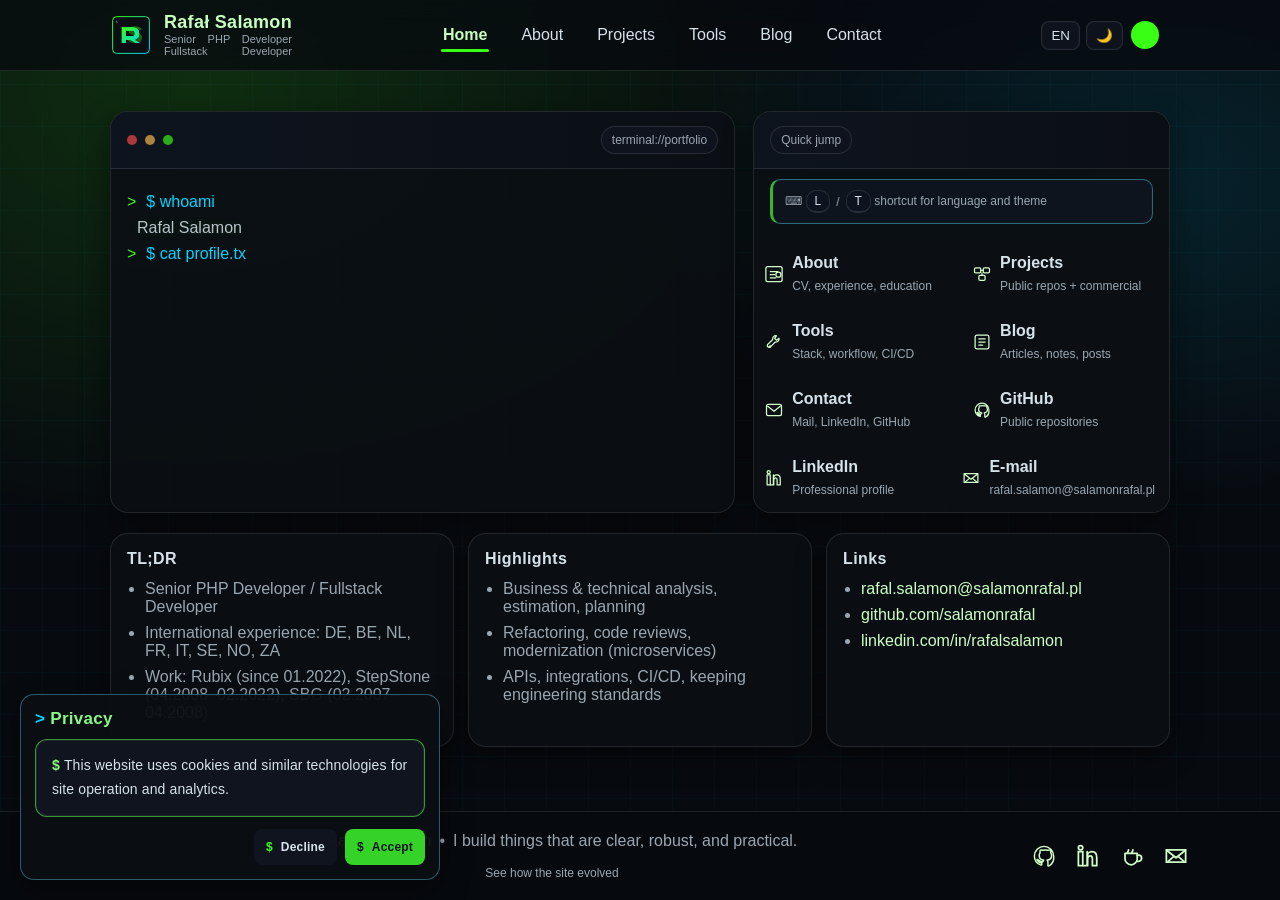
<file: index.html>
<!doctype html>
<html lang="pl" data-theme="dark">
<head>
  <!-- Google tag (gtag.js) -->
  <script async src="https://www.googletagmanager.com/gtag/js?id=G-Z0D63QZ7HP"></script>
  <script>
    window.dataLayer = window.dataLayer || [];
    function gtag(){dataLayer.push(arguments);}
    gtag('js', new Date());

    gtag('config', 'G-Z0D63QZ7HP');
  </script>
  <meta charset="utf-8" />
  <meta name="viewport" content="width=device-width, initial-scale=1" />
  <meta name="description" content="Portfolio Rafała Salamona: Senior PHP Developer / Fullstack Developer. Projekty, doświadczenie, narzędzia i kontakt." />
  <meta name="robots" content="index,follow,max-image-preview:large" />
  <meta name="author" content="Rafał Salamon" />
  <meta name="theme-color" content="#0b0f12" />

  <link rel="canonical" href="https://www.salamonrafal.pl/" />
  <link rel="icon" href="assets/img/favicon.svg" type="image/svg+xml" />
  <link rel="stylesheet" href="assets/css/styles.css" />

  <meta property="og:locale" content="pl_PL" />
  <meta property="og:type" content="website" />
  <meta property="og:site_name" content="Rafał Salamon Portfolio" />
  <meta property="og:title" content="Rafał Salamon | Senior PHP Developer / Fullstack Developer" />
  <meta property="og:description" content="Portfolio Rafała Salamona: Senior PHP Developer / Fullstack Developer. Projekty, doświadczenie, narzędzia i kontakt." />
  <meta property="og:url" content="https://www.salamonrafal.pl/" />
  <meta property="og:image" content="https://www.salamonrafal.pl/assets/img/profile.jpg" />

  <meta name="twitter:card" content="summary_large_image" />
  <meta name="twitter:title" content="Rafał Salamon | Senior PHP Developer / Fullstack Developer" />
  <meta name="twitter:description" content="Portfolio Rafała Salamona: Senior PHP Developer / Fullstack Developer. Projekty, doświadczenie, narzędzia i kontakt." />
  <meta name="twitter:image" content="https://www.salamonrafal.pl/assets/img/profile.jpg" />

  <title>Rafał Salamon | Senior PHP Developer / Fullstack Developer</title>

  <script type="application/ld+json">{"@context":"https://schema.org","@type":"Person","name":"Rafał Salamon","jobTitle":"Senior PHP Developer / Fullstack Developer","url":"https://www.salamonrafal.pl/","image":"https://www.salamonrafal.pl/assets/img/profile.jpg","sameAs":[],"knowsAbout":["PHP","Laravel","Symfony","JavaScript","TypeScript","Docker","SQL"]}</script>
</head>

<body data-page-title="Rafał Salamon | Senior PHP Developer / Fullstack Developer">
  <header class="topbar">
    <div class="topbar-inner">
      <a class="brand" href="index.html" aria-label="Home">
        <img src="assets/img/logo.svg" alt="RS logo" />
        <div class="title">
          <strong>Rafał Salamon</strong>
          <span data-i18n="home_title">Senior PHP Developer
Fullstack Developer</span>
        </div>
      </a>

      <nav class="nav" aria-label="Primary">
        <a href="index.html" data-i18n="nav_home">Start</a>
        <a href="about.html" data-i18n="nav_about">O mnie</a>
        <a href="projects.html" data-i18n="nav_projects">Moje projekty</a>
        <a href="tools.html" data-i18n="nav_tools">Moje narzędzia</a>
        <a href="https://blog.salamonrafal.pl/" data-i18n="nav_blog">Blog</a>
        <a href="contact.html" data-i18n="nav_contact">Kontakt</a>
      </nav>

      <div class="actions">
        <button class="hamburger" data-action="toggle-menu" aria-label="Menu">☰</button>
        <div class="chip preferences-chip">
          <div class="prefs-actions">
            <button type="button" data-action="toggle-lang" data-i18n-tooltip="prefs_lang_hint" data-tooltip="Przełącza język strony">PL</button>
            <button type="button" data-action="toggle-theme" data-i18n-tooltip="prefs_theme_hint" data-tooltip="Przełącza motyw jasny/ciemny">🌙</button>
            <span class="prefs-color-wrap" data-i18n-tooltip="prefs_color_hint" data-tooltip="Zmienia kolor akcentu interfejsu"><input class="color-input" type="color" data-action="accent-color" value="#39ff14" aria-label="Accent color" /></span>
          </div>
        </div>
      </div>
    </div>
  </header>

  <div class="mobile-drawer" role="dialog" aria-label="Mobile menu">
    <a href="index.html" data-i18n="nav_home">Start</a>
    <a href="about.html" data-i18n="nav_about">O mnie</a>
    <a href="projects.html" data-i18n="nav_projects">Moje projekty</a>
    <a href="tools.html" data-i18n="nav_tools">Moje narzędzia</a>
    <a href="https://blog.salamonrafal.pl/" data-i18n="nav_blog">Blog</a>
    <a href="contact.html" data-i18n="nav_contact">Kontakt</a>
    <div class="mobile-controls">
      <div class="chip mobile-preferences" title="User preferences / Preferencje użytkownika">
        <span data-i18n="chip_prefs">Preferencje</span>
        <div class="prefs-actions">
          <button type="button" data-action="toggle-lang">PL</button>
          <button type="button" data-action="toggle-theme">🌙</button>
          <input class="color-input" type="color" data-action="accent-color" value="#39ff14" aria-label="Accent color" />
        </div>
      </div>
    </div>
  </div>

  <main class="container">
    
<section class="hero">
  <div class="hero-grid">
    <div class="card">
      <div class="card-header">
        <div class="window-dots" aria-hidden="true">
          <span class="dot red"></span><span class="dot yellow"></span><span class="dot green"></span>
        </div>
        <span class="pill">terminal://portfolio</span>
      </div>
      <div class="terminal" id="terminal" aria-live="polite"></div>
    </div>

    <div class="card shortcuts-card">
      <div class="card-header">
        <span class="pill" data-i18n="home_recent">Szybki skrót</span>
      </div>
      <div class="shortcut-hint">⌨ <span class="shortcut-keys"><span class="kbd">L</span> / <span class="kbd">T</span></span> <span data-i18n="home_tip">skrót do języka i motywu</span></div>
      <div class="quick-links">
        <a class="big-link" href="about.html"><span class="big-link-icon" aria-hidden="true"><svg viewBox="0 0 32 32"><rect x="3" y="4" width="26" height="24" rx="3"></rect><path d="M10 12h12M10 17h7M10 22h9"></path><circle cx="23" cy="17" r="4"></circle></svg></span><span class="big-link-copy"><strong data-i18n="home_links_about">O mnie</strong><span><span data-lang="pl">CV, doświadczenie, edukacja</span><span data-lang="en" style="display:none">CV, experience, education</span></span></span></a>
        <a class="big-link" href="projects.html"><span class="big-link-icon" aria-hidden="true"><svg viewBox="0 0 32 32"><rect x="4" y="6" width="10" height="8" rx="2"></rect><rect x="18" y="6" width="10" height="8" rx="2"></rect><rect x="11" y="18" width="10" height="8" rx="2"></rect><path d="M14 10h4M16 14v4"></path></svg></span><span class="big-link-copy"><strong data-i18n="home_links_projects">Projekty</strong><span><span data-lang="pl">Publiczne repo + komercyjne</span><span data-lang="en" style="display:none">Public repos + commercial</span></span></span></a>
        <a class="big-link" href="tools.html"><span class="big-link-icon" aria-hidden="true"><svg viewBox="0 0 32 32"><path d="M20 6a5 5 0 0 0-6 6L7 19a3 3 0 1 0 4 4l7-7a5 5 0 0 0 6-6l-4 3-3-3Z"></path><path d="M10 22l-2 2"></path></svg></span><span class="big-link-copy"><strong data-i18n="home_links_tools">Narzędzia</strong><span><span data-lang="pl">Stack, workflow, CI/CD</span><span data-lang="en" style="display:none">Stack, workflow, CI/CD</span></span></span></a>
        <a class="big-link" href="https://blog.salamonrafal.pl/"><span class="big-link-icon" aria-hidden="true"><svg viewBox="0 0 32 32"><rect x="5" y="5" width="22" height="22" rx="3"></rect><path d="M11 11h10M11 16h10M11 21h6"></path></svg></span><span class="big-link-copy"><strong data-i18n="home_links_blog">Blog</strong><span><span data-lang="pl">Artykuły, notatki, wpisy</span><span data-lang="en" style="display:none">Articles, notes, posts</span></span></span></a>
        <a class="big-link" href="contact.html"><span class="big-link-icon" aria-hidden="true"><svg viewBox="0 0 32 32"><rect x="4" y="7" width="24" height="18" rx="3"></rect><path d="M6 10l10 8 10-8"></path></svg></span><span class="big-link-copy"><strong data-i18n="home_links_contact">Kontakt</strong><span><span data-lang="pl">Mail, LinkedIn, GitHub</span><span data-lang="en" style="display:none">Mail, LinkedIn, GitHub</span></span></span></a>
        <a class="big-link" href="https://github.com/salamonrafal" target="_blank" rel="noreferrer"><span class="big-link-icon" aria-hidden="true"><svg viewBox="0 0 32 32"><path d="M16 5C9.9 5 5 9.9 5 16c0 4.9 3.2 9 7.6 10.4.6.1.8-.3.8-.6v-2.2c-3.1.7-3.8-1.3-3.8-1.3-.5-1.3-1.2-1.7-1.2-1.7-1-.7.1-.7.1-.7 1.1.1 1.7 1.2 1.7 1.2 1 .1 1.7.9 2 1.4.9.2 1.8.2 2.6-.1.1-.7.4-1.3.8-1.7-2.5-.3-5.1-1.2-5.1-5.4 0-1.2.4-2.2 1.1-3-.1-.3-.5-1.4.1-2.9 0 0 .9-.3 3 .1.9-.3 1.9-.4 2.9-.4s2 .1 2.9.4c2.1-.4 3-.1 3-.1.6 1.5.2 2.6.1 2.9.7.8 1.1 1.8 1.1 3 0 4.2-2.6 5.1-5.1 5.4.5.5.9 1.3.9 2.5v3.7c0 .3.2.7.8.6A11 11 0 0 0 27 16c0-6.1-4.9-11-11-11Z"></path></svg></span><span class="big-link-copy"><strong data-i18n="home_links_github">GitHub</strong><span><span data-lang="pl">Publiczne repozytoria</span><span data-lang="en" style="display:none">Public repositories</span></span></span></a>
        <a class="big-link" href="https://www.linkedin.com/in/rafalsalamon/" target="_blank" rel="noreferrer"><span class="big-link-icon" aria-hidden="true"><svg viewBox="0 0 32 32"><rect x="5" y="11" width="5" height="16"></rect><circle cx="7.5" cy="6.5" r="2.5"></circle><path d="M15 11v16M15 17c0-3.3 2.2-6 5.6-6 3.1 0 5.4 2.1 5.4 6.6V27h-5v-8.2c0-1.8-.7-3-2.4-3-1.9 0-3 1.4-3 3.4V27h-5"></path></svg></span><span class="big-link-copy"><strong data-i18n="home_links_linkedin">LinkedIn</strong><span><span data-lang="pl">Profil zawodowy</span><span data-lang="en" style="display:none">Professional profile</span></span></span></a>
        <a class="big-link" href="mailto:rafal.salamon@salamonrafal.pl"><span class="big-link-icon" aria-hidden="true"><svg viewBox="0 0 32 32"><path d="M5 9h22v14H5z"></path><path d="M6 10l10 8 10-8M6 23l7-6M26 23l-7-6"></path></svg></span><span class="big-link-copy"><strong data-i18n="home_links_mail">E‑mail</strong><span>rafal.salamon@salamonrafal.pl</span></span></a>
      </div>
    </div>
  </div>
</section>

<section class="section">
  <div class="grid-3">
<div data-lang="pl">
    <div class="card list">
      <h2>TL;DR</h2>
      <ul>
        <li>Senior PHP Developer / Fullstack Developer</li>
        <li>Doświadczenie międzynarodowe: DE, BE, NL, FR, IT, SE, NO, RPA</li>
        <li>Praca: Rubix (od 01.2022), StepStone (04.2008–02.2022), SBG (02.2007–04.2008)</li>
      </ul>
    </div>
    <div class="card list">
      <h2>Highlights</h2>
      <ul>
        <li>Analiza biznesowa i techniczna, szacowanie, planowanie prac</li>
        <li>Refactoring, code review, modernizacja architektury (mikroserwisy)</li>
        <li>API, integracje, CI/CD, dbałość o standardy techniczne</li>
      </ul>
    </div>
    <div class="card list">
      <h2>Links</h2>
      <ul>
        <li><a href="mailto:rafal.salamon@salamonrafal.pl">rafal.salamon@salamonrafal.pl</a></li>
        <li><a href="https://github.com/salamonrafal" target="_blank" rel="noreferrer">github.com/salamonrafal</a></li>
        <li><a href="https://www.linkedin.com/in/rafalsalamon/" target="_blank" rel="noreferrer">linkedin.com/in/rafalsalamon</a></li>
      </ul>
    </div>
</div>
<div data-lang="en" style="display:none">
    <div class="card list">
      <h2>TL;DR</h2>
      <ul>
        <li>Senior PHP Developer / Fullstack Developer</li>
        <li>International experience: DE, BE, NL, FR, IT, SE, NO, ZA</li>
        <li>Work: Rubix (since 01.2022), StepStone (04.2008–02.2022), SBG (02.2007–04.2008)</li>
      </ul>
    </div>
    <div class="card list">
      <h2>Highlights</h2>
      <ul>
        <li>Business & technical analysis, estimation, planning</li>
        <li>Refactoring, code reviews, modernization (microservices)</li>
        <li>APIs, integrations, CI/CD, keeping engineering standards</li>
      </ul>
    </div>
    <div class="card list">
      <h2>Links</h2>
      <ul>
        <li><a href="mailto:rafal.salamon@salamonrafal.pl">rafal.salamon@salamonrafal.pl</a></li>
        <li><a href="https://github.com/salamonrafal" target="_blank" rel="noreferrer">github.com/salamonrafal</a></li>
        <li><a href="https://www.linkedin.com/in/rafalsalamon/" target="_blank" rel="noreferrer">linkedin.com/in/rafalsalamon</a></li>
      </ul>
    </div>
</div>
  </div>
</section>

  </main>

  <footer class="footer">
    <div class="footer-inner">
      <div class="footer-text">
        <span>&copy;</span>
        <a class="footer-home-link" href="https://www.salamonrafal.pl/">Rafał Salamon</a>
        <span>•</span>
        <span data-i18n="footer">Tworzę rzeczy, które są czytelne, solidne i praktyczne.</span>
        <span class="footer-break" aria-hidden="true"></span>
      <a class="footer-sub-link" href="evaluation.html" data-i18n="footer_evolution">Zobacz ewolucję strony</a>
      </div>
      <div class="footer-icons" aria-label="Social links">
        <a class="footer-icon-link" href="https://github.com/salamonrafal" target="_blank" rel="noreferrer" aria-label="GitHub" title="GitHub"><span class="footer-icon" aria-hidden="true"><svg viewBox="0 0 32 32"><path d="M16 5C9.9 5 5 9.9 5 16c0 4.9 3.2 9 7.6 10.4.6.1.8-.3.8-.6v-2.2c-3.1.7-3.8-1.3-3.8-1.3-.5-1.3-1.2-1.7-1.2-1.7-1-.7.1-.7.1-.7 1.1.1 1.7 1.2 1.7 1.2 1 .1 1.7.9 2 1.4.9.2 1.8.2 2.6-.1.1-.7.4-1.3.8-1.7-2.5-.3-5.1-1.2-5.1-5.4 0-1.2.4-2.2 1.1-3-.1-.3-.5-1.4.1-2.9 0 0 .9-.3 3 .1.9-.3 1.9-.4 2.9-.4s2 .1 2.9.4c2.1-.4 3-.1 3-.1.6 1.5.2 2.6.1 2.9.7.8 1.1 1.8 1.1 3 0 4.2-2.6 5.1-5.1 5.4.5.5.9 1.3.9 2.5v3.7c0 .3.2.7.8.6A11 11 0 0 0 27 16c0-6.1-4.9-11-11-11Z" stroke-width="1.7" stroke-linejoin="round"/></svg></span></a>
        <a class="footer-icon-link" href="https://www.linkedin.com/in/rafalsalamon/" target="_blank" rel="noreferrer" aria-label="LinkedIn" title="LinkedIn"><span class="footer-icon" aria-hidden="true"><svg viewBox="0 0 32 32"><rect x="5" y="11" width="5" height="16" stroke-width="2"/><circle cx="7.5" cy="6.5" r="2.5" stroke-width="2"/><path d="M15 11v16M15 17c0-3.3 2.2-6 5.6-6 3.1 0 5.4 2.1 5.4 6.6V27h-5v-8.2c0-1.8-.7-3-2.4-3-1.9 0-3 1.4-3 3.4V27h-5" stroke-width="2" stroke-linecap="round" stroke-linejoin="round"/></svg></span></a>
        <a class="footer-icon-link" href="https://buymeacoffee.com/salamonrafal" target="_blank" rel="noreferrer" aria-label="Buy Me a Coffee" title="Buy Me a Coffee"><span class="footer-icon" aria-hidden="true"><svg viewBox="0 0 32 32"><path d="M8 13h14v6a7 7 0 0 1-7 7 7 7 0 0 1-7-7Z" stroke-width="2" stroke-linejoin="round"/><path d="M22 15h1.5a3.5 3.5 0 0 1 0 7H22" stroke-width="2" stroke-linecap="round" stroke-linejoin="round"/><path d="M12 9c0 1.7-1.3 2.4-1.3 3.8M17 9c0 1.7-1.3 2.4-1.3 3.8" stroke-width="2" stroke-linecap="round"/></svg></span></a>
        <a class="footer-icon-link" href="mailto:rafal.salamon@salamonrafal.pl" aria-label="E-mail" title="E-mail"><span class="footer-icon" aria-hidden="true"><svg viewBox="0 0 32 32"><path d="M5 9h22v14H5z" stroke-width="2"/><path d="M6 10l10 8 10-8M6 23l7-6M26 23l-7-6" stroke-width="2" stroke-linecap="round" stroke-linejoin="round"/></svg></span></a>
      </div>
    </div>
  </footer>

  <script src="assets/js/app.js"></script>
</body>
</html>
</file>
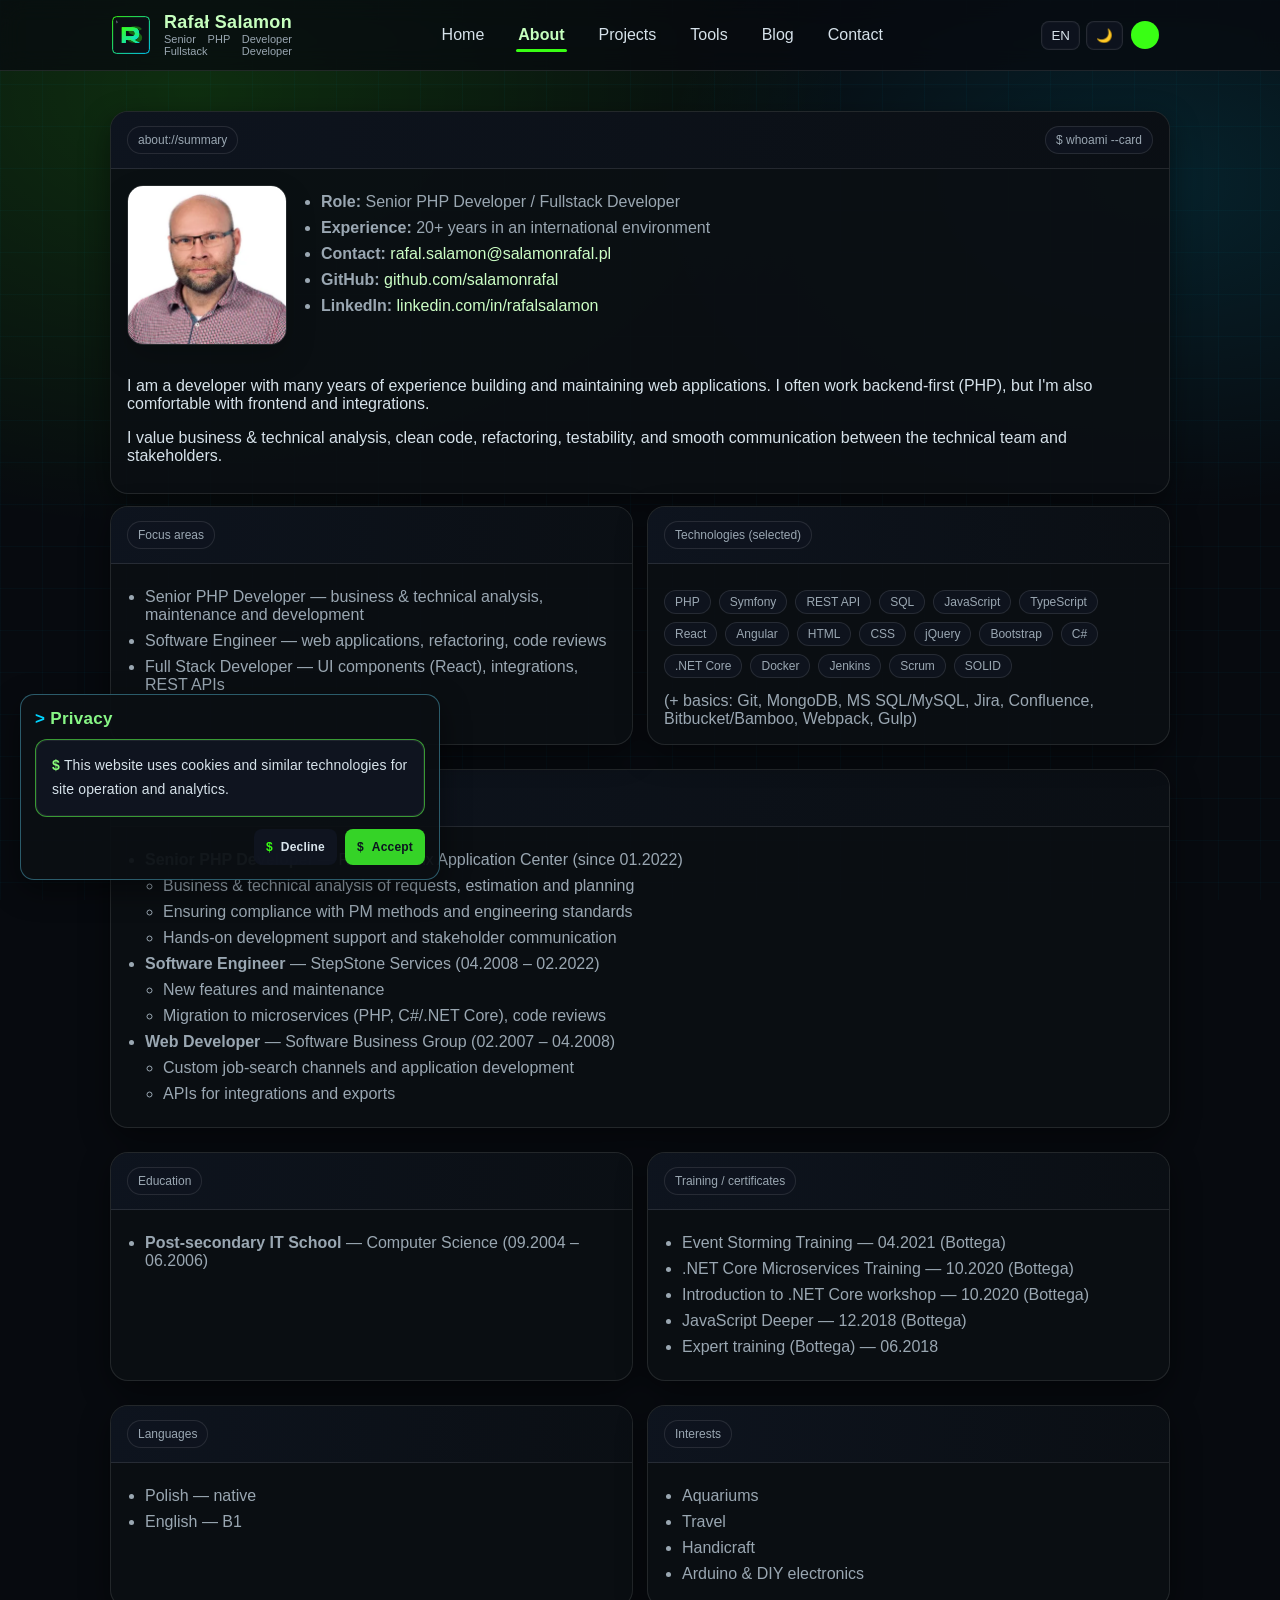
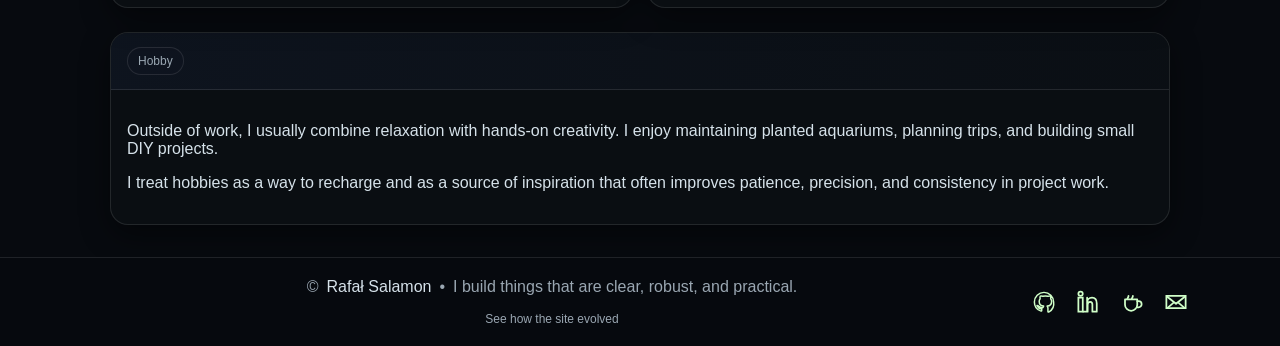
<file: about.html>
<!doctype html>
<html lang="pl" data-theme="dark">
<head>
  <!-- Google tag (gtag.js) -->
  <script async src="https://www.googletagmanager.com/gtag/js?id=G-Z0D63QZ7HP"></script>
  <script>
    window.dataLayer = window.dataLayer || [];
    function gtag(){dataLayer.push(arguments);}
    gtag('js', new Date());

    gtag('config', 'G-Z0D63QZ7HP');
  </script>
  <meta charset="utf-8" />
  <meta name="viewport" content="width=device-width, initial-scale=1" />
  <meta name="description" content="Poznaj Rafała Salamona: doświadczenie, specjalizacje i ścieżkę rozwoju Senior PHP Developera / Fullstack Developera." />
  <meta name="robots" content="index,follow,max-image-preview:large" />
  <meta name="author" content="Rafał Salamon" />
  <meta name="theme-color" content="#0b0f12" />

  <link rel="canonical" href="https://www.salamonrafal.pl/about.html" />
  <link rel="icon" href="assets/img/favicon.svg" type="image/svg+xml" />
  <link rel="stylesheet" href="assets/css/styles.css" />

  <meta property="og:locale" content="pl_PL" />
  <meta property="og:type" content="profile" />
  <meta property="og:site_name" content="Rafał Salamon Portfolio" />
  <meta property="og:title" content="O mnie | Rafał Salamon - Senior PHP Developer" />
  <meta property="og:description" content="Poznaj Rafała Salamona: doświadczenie, specjalizacje i ścieżkę rozwoju Senior PHP Developera / Fullstack Developera." />
  <meta property="og:url" content="https://www.salamonrafal.pl/about.html" />
  <meta property="og:image" content="https://www.salamonrafal.pl/assets/img/profile.jpg" />

  <meta name="twitter:card" content="summary_large_image" />
  <meta name="twitter:title" content="O mnie | Rafał Salamon - Senior PHP Developer" />
  <meta name="twitter:description" content="Poznaj Rafała Salamona: doświadczenie, specjalizacje i ścieżkę rozwoju Senior PHP Developera / Fullstack Developera." />
  <meta name="twitter:image" content="https://www.salamonrafal.pl/assets/img/profile.jpg" />

  <title>O mnie | Rafał Salamon - Senior PHP Developer</title>

  <script type="application/ld+json">{"@context":"https://schema.org","@type":"ProfilePage","name":"O mnie - Rafał Salamon","url":"https://www.salamonrafal.pl/about.html","about":{"@type":"Person","name":"Rafał Salamon","jobTitle":"Senior PHP Developer / Fullstack Developer"}}</script>
</head>

<body data-page-title="O mnie | Rafał Salamon - Senior PHP Developer">
  <header class="topbar">
    <div class="topbar-inner">
      <a class="brand" href="index.html" aria-label="Home">
        <img src="assets/img/logo.svg" alt="RS logo" />
        <div class="title">
          <strong>Rafał Salamon</strong>
          <span data-i18n="home_title">Senior PHP Developer
Fullstack Developer</span>
        </div>
      </a>

      <nav class="nav" aria-label="Primary">
        <a href="index.html" data-i18n="nav_home">Start</a>
        <a href="about.html" data-i18n="nav_about">O mnie</a>
        <a href="projects.html" data-i18n="nav_projects">Moje projekty</a>
        <a href="tools.html" data-i18n="nav_tools">Moje narzędzia</a>
        <a href="https://blog.salamonrafal.pl/" data-i18n="nav_blog">Blog</a>
        <a href="contact.html" data-i18n="nav_contact">Kontakt</a>
      </nav>

      <div class="actions">
        <button class="hamburger" data-action="toggle-menu" aria-label="Menu">☰</button>
        <div class="chip preferences-chip">
          <div class="prefs-actions">
            <button type="button" data-action="toggle-lang" data-i18n-tooltip="prefs_lang_hint" data-tooltip="Przełącza język strony">PL</button>
            <button type="button" data-action="toggle-theme" data-i18n-tooltip="prefs_theme_hint" data-tooltip="Przełącza motyw jasny/ciemny">🌙</button>
            <span class="prefs-color-wrap" data-i18n-tooltip="prefs_color_hint" data-tooltip="Zmienia kolor akcentu interfejsu"><input class="color-input" type="color" data-action="accent-color" value="#39ff14" aria-label="Accent color" /></span>
          </div>
        </div>
      </div>
    </div>
  </header>

  <div class="mobile-drawer" role="dialog" aria-label="Mobile menu">
    <a href="index.html" data-i18n="nav_home">Start</a>
    <a href="about.html" data-i18n="nav_about">O mnie</a>
    <a href="projects.html" data-i18n="nav_projects">Moje projekty</a>
    <a href="tools.html" data-i18n="nav_tools">Moje narzędzia</a>
    <a href="https://blog.salamonrafal.pl/" data-i18n="nav_blog">Blog</a>
    <a href="contact.html" data-i18n="nav_contact">Kontakt</a>
    <div class="mobile-controls">
      <div class="chip mobile-preferences" title="User preferences / Preferencje użytkownika">
        <span data-i18n="chip_prefs">Preferencje</span>
        <div class="prefs-actions">
          <button type="button" data-action="toggle-lang">PL</button>
          <button type="button" data-action="toggle-theme">🌙</button>
          <input class="color-input" type="color" data-action="accent-color" value="#39ff14" aria-label="Accent color" />
        </div>
      </div>
    </div>
  </div>

  <main class="container">
    
<section class="section">
      <div class="card profile-card" style="margin:0;">
        <div class="card-header">
          <span class="pill">about://summary</span>
          <span class="pill">$ whoami --card</span>
        </div>
        <div class="profile-combo">
          <div class="profile-media">
            <picture>
              <source srcset="assets/img/profile_320.webp" type="image/webp" />
              <img src="assets/img/profile_320.jpg" class="profile-img profile-img--sm" alt="Profile photo" loading="lazy" />
            </picture>
          </div>
          <div class="profile-summary">

            <ul>
              <li><strong><span data-lang="pl">Rola:</span><span data-lang="en" style="display:none">Role:</span></strong>
                <span data-lang="pl"> Senior PHP Developer / Fullstack Developer</span><span data-lang="en" style="display:none"> Senior PHP Developer / Fullstack Developer</span></li>
              <li><strong><span data-lang="pl">Doświadczenie:</span><span data-lang="en" style="display:none">Experience:</span></strong>
                <span data-lang="pl"> 20+ lat w międzynarodowym środowisku</span><span data-lang="en" style="display:none"> 20+ years in an international environment</span></li>
              <li><strong><span data-lang="pl">Kontakt:</span><span data-lang="en" style="display:none">Contact:</span></strong>
                <a href="mailto:rafal.salamon@salamonrafal.pl">rafal.salamon@salamonrafal.pl</a></li>
              <li><strong>GitHub:</strong> <a href="https://github.com/salamonrafal" target="_blank" rel="noreferrer">github.com/salamonrafal</a></li>
              <li><strong>LinkedIn:</strong> <a href="https://www.linkedin.com/in/rafalsalamon/" target="_blank" rel="noreferrer">linkedin.com/in/rafalsalamon</a></li>
            </ul>
          </div>
        </div>

        <div class="list" style="margin:0; padding:0 16px 12px;">
          <p data-i18n="about_p1"></p>
          <p data-i18n="about_p2"></p>
        </div>
      </div>

      

<div data-lang="pl">
      <div class="grid-2">
        <div class="card" style="margin:12px 0;">
          <div class="card-header"><span class="pill" data-i18n="about_special">Obszary specjalizacji</span></div>
          <div class="list">
            <ul>
              <li>Senior PHP Developer — analiza biznesowa i techniczna, utrzymanie i rozwój aplikacji</li>
              <li>Software Engineer — wytwarzanie aplikacji webowych, refactoring, code review</li>
              <li>Full Stack Developer — komponenty UI (React), integracje, REST API</li>
            </ul>
          </div>
        </div>
        <div class="card" style="margin:12px 0;">
          <div class="card-header"><span class="pill" data-i18n="about_skills">Technologie (wybrane)</span></div>
          <div class="list">
            <div class="tags">
              <span class="tag">PHP</span><span class="tag">Symfony</span><span class="tag">REST API</span><span class="tag">SQL</span>
              <span class="tag">JavaScript</span><span class="tag">TypeScript</span><span class="tag">React</span><span class="tag">Angular</span>
              <span class="tag">HTML</span><span class="tag">CSS</span><span class="tag">jQuery</span><span class="tag">Bootstrap</span>
              <span class="tag">C#</span><span class="tag">.NET Core</span><span class="tag">Docker</span><span class="tag">Jenkins</span>
              <span class="tag">Scrum</span><span class="tag">SOLID</span>
            </div>
            <p style="color:var(--muted); margin:0;">(+ podstawy: Git, MongoDB, MS SQL/MySQL, Jira, Confluence, Bitbucket/Bamboo, Webpack, Gulp)</p>
          </div>
        </div>
      </div>

      <div class="card" style="margin:12px 0;">
        <div class="card-header"><span class="pill" data-i18n="about_exp">Doświadczenie</span></div>
        <div class="list">
          <ul>
            <li><strong>Senior PHP Developer</strong> — Rubix / Rubix Application Center (od 01.2022)
              <ul>
                <li>Analiza biznesowa i techniczna zgłoszeń, estymacje i planowanie</li>
                <li>Zapewnienie zgodności ze standardami technicznymi i metodykami PM</li>
                <li>Wsparcie programistyczne zespołu, komunikacja z biznesem</li>
              </ul>
            </li>
            <li><strong>Software Engineer</strong> — StepStone Services (04.2008 – 02.2022)
              <ul>
                <li>Nowe funkcjonalności, utrzymanie aplikacji</li>
                <li>Migracja do mikroserwisów (PHP, C#/.NET Core), code review</li>
              </ul>
            </li>
            <li><strong>Web Developer</strong> — Software Business Group (02.2007 – 04.2008)
              <ul>
                <li>Dedykowane kanały wyszukiwania ofert pracy, rozwój aplikacji</li>
                <li>API dla integracji i eksportów</li>
              </ul>
            </li>
          </ul>
        </div>
      </div>

      <div class="grid-2">
        <div class="card" style="margin:12px 0;">
          <div class="card-header"><span class="pill" data-i18n="about_edu">Wykształcenie</span></div>
          <div class="list">
            <ul>
              <li><strong>Policealne Studium Informatyczne</strong> — Informatyka (09.2004 – 06.2006)</li>
            </ul>
          </div>
        </div>
        <div class="card" style="margin:12px 0;">
          <div class="card-header"><span class="pill" data-i18n="about_train">Szkolenia / certyfikaty</span></div>
          <div class="list">
            <ul>
              <li>Event Storming Training — 04.2021 (Bottega)</li>
              <li>Training .NET Core Microservices — 10.2020 (Bottega)</li>
              <li>Introduction to .NET Core workshop — 10.2020 (Bottega)</li>
              <li>Javascript Deeper — 12.2018 (Bottega)</li>
              <li>Szkolenie Expert z Bottegą — 06.2018 (Bottega)</li>
            </ul>
          </div>
        </div>
      </div>

      <div class="grid-2">
        <div class="card" style="margin:12px 0;">
          <div class="card-header"><span class="pill" data-i18n="about_lang">Języki</span></div>
          <div class="list">
            <ul>
              <li>Polski — ojczysty</li>
              <li>Angielski — B1</li>
            </ul>
          </div>
        </div>
        <div class="card" style="margin:12px 0;">
          <div class="card-header"><span class="pill" data-i18n="about_interests">Zainteresowania</span></div>
          <div class="list">
            <ul>
              <li>Akwarystyka</li>
              <li>Podróże</li>
              <li>Rękodzieła</li>
              <li>Arduino i domowej roboty elektronika</li>
            </ul>
          </div>
        </div>
      </div>

      <div class="card" style="margin:12px 0;">
        <div class="card-header"><span class="pill">Hobby</span></div>
        <div class="list">
          <p>Po godzinach najczęściej łączę relaks z kreatywnym działaniem. Lubię rozwijać akwaria roślinne, planować podróże i tworzyć drobne projekty DIY.</p>
          <p>Hobby traktuję jako sposób na ładowanie baterii oraz źródło inspiracji, które często przekłada się na cierpliwość, dokładność i systematyczność w pracy projektowej.</p>
        </div>
      </div>
</div>
<div data-lang="en" style="display:none">
      <div class="grid-2">
        <div class="card" style="margin:12px 0;">
          <div class="card-header"><span class="pill" data-i18n="about_special">Focus areas</span></div>
          <div class="list">
            <ul>
              <li>Senior PHP Developer — business & technical analysis, maintenance and development</li>
              <li>Software Engineer — web applications, refactoring, code reviews</li>
              <li>Full Stack Developer — UI components (React), integrations, REST APIs</li>
            </ul>
          </div>
        </div>
        <div class="card" style="margin:12px 0;">
          <div class="card-header"><span class="pill" data-i18n="about_skills">Technologies (selected)</span></div>
          <div class="list">
            <div class="tags">
              <span class="tag">PHP</span><span class="tag">Symfony</span><span class="tag">REST API</span><span class="tag">SQL</span>
              <span class="tag">JavaScript</span><span class="tag">TypeScript</span><span class="tag">React</span><span class="tag">Angular</span>
              <span class="tag">HTML</span><span class="tag">CSS</span><span class="tag">jQuery</span><span class="tag">Bootstrap</span>
              <span class="tag">C#</span><span class="tag">.NET Core</span><span class="tag">Docker</span><span class="tag">Jenkins</span>
              <span class="tag">Scrum</span><span class="tag">SOLID</span>
            </div>
            <p style="color:var(--muted); margin:0;">(+ basics: Git, MongoDB, MS SQL/MySQL, Jira, Confluence, Bitbucket/Bamboo, Webpack, Gulp)</p>
          </div>
        </div>
      </div>

      <div class="card" style="margin:12px 0;">
        <div class="card-header"><span class="pill" data-i18n="about_exp">Experience</span></div>
        <div class="list">
          <ul>
            <li><strong>Senior PHP Developer</strong> — Rubix / Rubix Application Center (since 01.2022)
              <ul>
                <li>Business & technical analysis of requests, estimation and planning</li>
                <li>Ensuring compliance with PM methods and engineering standards</li>
                <li>Hands-on development support and stakeholder communication</li>
              </ul>
            </li>
            <li><strong>Software Engineer</strong> — StepStone Services (04.2008 – 02.2022)
              <ul>
                <li>New features and maintenance</li>
                <li>Migration to microservices (PHP, C#/.NET Core), code reviews</li>
              </ul>
            </li>
            <li><strong>Web Developer</strong> — Software Business Group (02.2007 – 04.2008)
              <ul>
                <li>Custom job-search channels and application development</li>
                <li>APIs for integrations and exports</li>
              </ul>
            </li>
          </ul>
        </div>
      </div>

      <div class="grid-2">
        <div class="card" style="margin:12px 0;">
          <div class="card-header"><span class="pill" data-i18n="about_edu">Education</span></div>
          <div class="list">
            <ul>
              <li><strong>Post-secondary IT School</strong> — Computer Science (09.2004 – 06.2006)</li>
            </ul>
          </div>
        </div>
        <div class="card" style="margin:12px 0;">
          <div class="card-header"><span class="pill" data-i18n="about_train">Training / certificates</span></div>
          <div class="list">
            <ul>
              <li>Event Storming Training — 04.2021 (Bottega)</li>
              <li>.NET Core Microservices Training — 10.2020 (Bottega)</li>
              <li>Introduction to .NET Core workshop — 10.2020 (Bottega)</li>
              <li>JavaScript Deeper — 12.2018 (Bottega)</li>
              <li>Expert training (Bottega) — 06.2018</li>
            </ul>
          </div>
        </div>
      </div>

      <div class="grid-2">
        <div class="card" style="margin:12px 0;">
          <div class="card-header"><span class="pill" data-i18n="about_lang">Languages</span></div>
          <div class="list">
            <ul>
              <li>Polish — native</li>
              <li>English — B1</li>
            </ul>
          </div>
        </div>
        <div class="card" style="margin:12px 0;">
          <div class="card-header"><span class="pill" data-i18n="about_interests">Interests</span></div>
          <div class="list">
            <ul>
              <li>Aquariums</li>
              <li>Travel</li>
              <li>Handicraft</li>
              <li>Arduino & DIY electronics</li>
            </ul>
          </div>
        </div>
      </div>

      <div class="card" style="margin:12px 0;">
        <div class="card-header"><span class="pill">Hobby</span></div>
        <div class="list">
          <p>Outside of work, I usually combine relaxation with hands-on creativity. I enjoy maintaining planted aquariums, planning trips, and building small DIY projects.</p>
          <p>I treat hobbies as a way to recharge and as a source of inspiration that often improves patience, precision, and consistency in project work.</p>
        </div>
      </div>
</div>
</section>

  </main>

  <footer class="footer">
    <div class="footer-inner">
      <div class="footer-text">
        <span>&copy;</span>
        <a class="footer-home-link" href="https://www.salamonrafal.pl/">Rafał Salamon</a>
        <span>•</span>
        <span data-i18n="footer">Tworzę rzeczy, które są czytelne, solidne i praktyczne.</span>
        <span class="footer-break" aria-hidden="true"></span>
      <a class="footer-sub-link" href="evaluation.html" data-i18n="footer_evolution">Zobacz ewolucję strony</a>
      </div>
      <div class="footer-icons" aria-label="Social links">
        <a class="footer-icon-link" href="https://github.com/salamonrafal" target="_blank" rel="noreferrer" aria-label="GitHub" title="GitHub"><span class="footer-icon" aria-hidden="true"><svg viewBox="0 0 32 32"><path d="M16 5C9.9 5 5 9.9 5 16c0 4.9 3.2 9 7.6 10.4.6.1.8-.3.8-.6v-2.2c-3.1.7-3.8-1.3-3.8-1.3-.5-1.3-1.2-1.7-1.2-1.7-1-.7.1-.7.1-.7 1.1.1 1.7 1.2 1.7 1.2 1 .1 1.7.9 2 1.4.9.2 1.8.2 2.6-.1.1-.7.4-1.3.8-1.7-2.5-.3-5.1-1.2-5.1-5.4 0-1.2.4-2.2 1.1-3-.1-.3-.5-1.4.1-2.9 0 0 .9-.3 3 .1.9-.3 1.9-.4 2.9-.4s2 .1 2.9.4c2.1-.4 3-.1 3-.1.6 1.5.2 2.6.1 2.9.7.8 1.1 1.8 1.1 3 0 4.2-2.6 5.1-5.1 5.4.5.5.9 1.3.9 2.5v3.7c0 .3.2.7.8.6A11 11 0 0 0 27 16c0-6.1-4.9-11-11-11Z" stroke-width="1.7" stroke-linejoin="round"/></svg></span></a>
        <a class="footer-icon-link" href="https://www.linkedin.com/in/rafalsalamon/" target="_blank" rel="noreferrer" aria-label="LinkedIn" title="LinkedIn"><span class="footer-icon" aria-hidden="true"><svg viewBox="0 0 32 32"><rect x="5" y="11" width="5" height="16" stroke-width="2"/><circle cx="7.5" cy="6.5" r="2.5" stroke-width="2"/><path d="M15 11v16M15 17c0-3.3 2.2-6 5.6-6 3.1 0 5.4 2.1 5.4 6.6V27h-5v-8.2c0-1.8-.7-3-2.4-3-1.9 0-3 1.4-3 3.4V27h-5" stroke-width="2" stroke-linecap="round" stroke-linejoin="round"/></svg></span></a>
        <a class="footer-icon-link" href="https://buymeacoffee.com/salamonrafal" target="_blank" rel="noreferrer" aria-label="Buy Me a Coffee" title="Buy Me a Coffee"><span class="footer-icon" aria-hidden="true"><svg viewBox="0 0 32 32"><path d="M8 13h14v6a7 7 0 0 1-7 7 7 7 0 0 1-7-7Z" stroke-width="2" stroke-linejoin="round"/><path d="M22 15h1.5a3.5 3.5 0 0 1 0 7H22" stroke-width="2" stroke-linecap="round" stroke-linejoin="round"/><path d="M12 9c0 1.7-1.3 2.4-1.3 3.8M17 9c0 1.7-1.3 2.4-1.3 3.8" stroke-width="2" stroke-linecap="round"/></svg></span></a>
        <a class="footer-icon-link" href="mailto:rafal.salamon@salamonrafal.pl" aria-label="E-mail" title="E-mail"><span class="footer-icon" aria-hidden="true"><svg viewBox="0 0 32 32"><path d="M5 9h22v14H5z" stroke-width="2"/><path d="M6 10l10 8 10-8M6 23l7-6M26 23l-7-6" stroke-width="2" stroke-linecap="round" stroke-linejoin="round"/></svg></span></a>
      </div>
    </div>
  </footer>

  <script src="assets/js/app.js"></script>
</body>
</html>
</file>
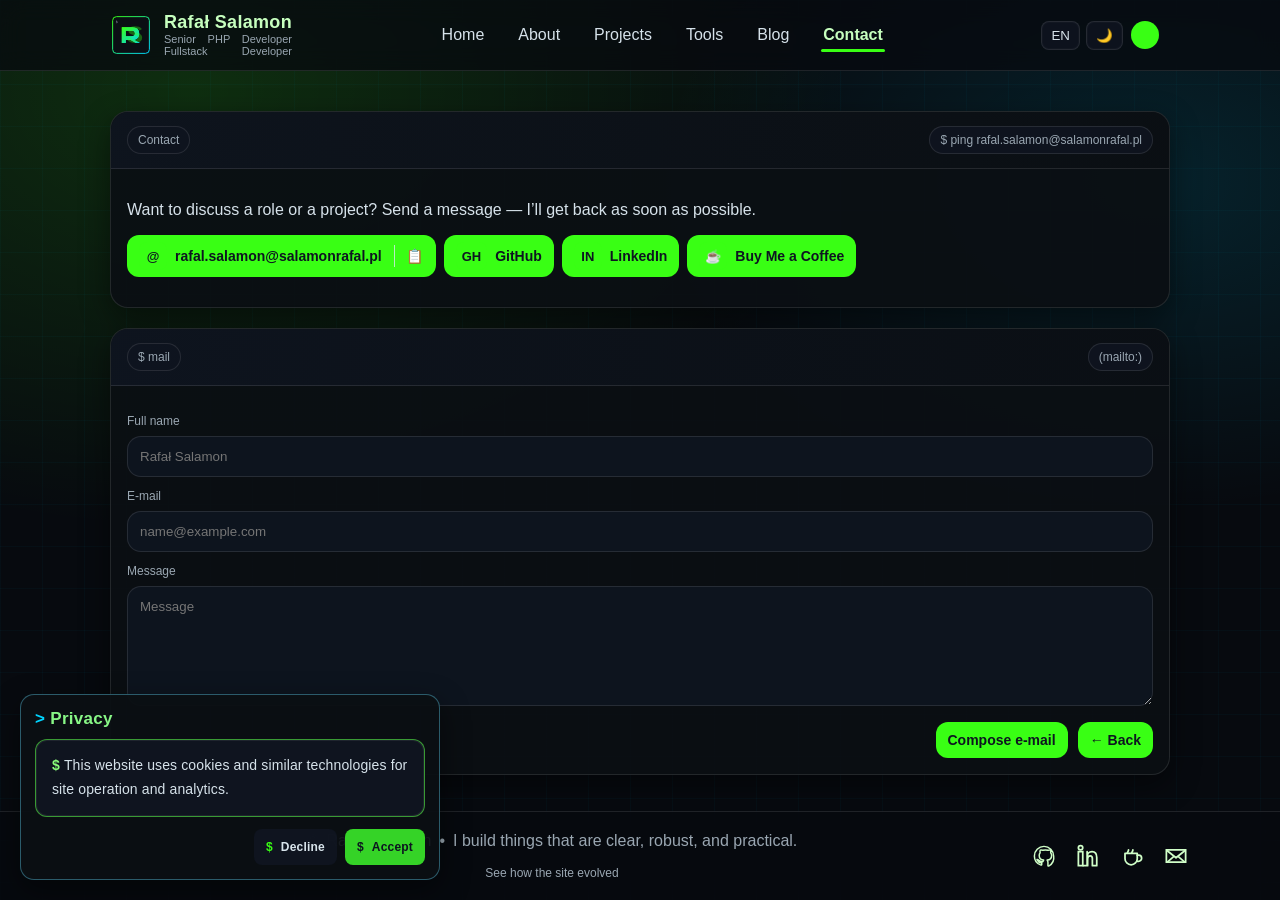
<file: contact.html>
<!doctype html>
<html lang="pl" data-theme="dark">
<head>
  <!-- Google tag (gtag.js) -->
  <script async src="https://www.googletagmanager.com/gtag/js?id=G-Z0D63QZ7HP"></script>
  <script>
    window.dataLayer = window.dataLayer || [];
    function gtag(){dataLayer.push(arguments);}
    gtag('js', new Date());

    gtag('config', 'G-Z0D63QZ7HP');
  </script>
  <meta charset="utf-8" />
  <meta name="viewport" content="width=device-width, initial-scale=1" />
  <meta name="description" content="Skontaktuj się z Rafałem Salamonem w sprawie współpracy, rekrutacji lub konsultacji technicznych." />
  <meta name="robots" content="index,follow,max-image-preview:large" />
  <meta name="author" content="Rafał Salamon" />
  <meta name="theme-color" content="#0b0f12" />

  <link rel="canonical" href="https://www.salamonrafal.pl/contact.html" />
  <link rel="icon" href="assets/img/favicon.svg" type="image/svg+xml" />
  <link rel="stylesheet" href="assets/css/styles.css" />

  <meta property="og:locale" content="pl_PL" />
  <meta property="og:type" content="website" />
  <meta property="og:site_name" content="Rafał Salamon Portfolio" />
  <meta property="og:title" content="Kontakt | Rafał Salamon" />
  <meta property="og:description" content="Skontaktuj się z Rafałem Salamonem w sprawie współpracy, rekrutacji lub konsultacji technicznych." />
  <meta property="og:url" content="https://www.salamonrafal.pl/contact.html" />
  <meta property="og:image" content="https://www.salamonrafal.pl/assets/img/profile.jpg" />

  <meta name="twitter:card" content="summary_large_image" />
  <meta name="twitter:title" content="Kontakt | Rafał Salamon" />
  <meta name="twitter:description" content="Skontaktuj się z Rafałem Salamonem w sprawie współpracy, rekrutacji lub konsultacji technicznych." />
  <meta name="twitter:image" content="https://www.salamonrafal.pl/assets/img/profile.jpg" />

  <title>Kontakt | Rafał Salamon</title>

  <script type="application/ld+json">{"@context":"https://schema.org","@type":"ContactPage","name":"Kontakt - Rafał Salamon","url":"https://www.salamonrafal.pl/contact.html"}</script>
</head>

<body data-page-title="Kontakt | Rafał Salamon">
  <header class="topbar">
    <div class="topbar-inner">
      <a class="brand" href="index.html" aria-label="Home">
        <img src="assets/img/logo.svg" alt="RS logo" />
        <div class="title">
          <strong>Rafał Salamon</strong>
          <span data-i18n="home_title">Senior PHP Developer
Fullstack Developer</span>
        </div>
      </a>

      <nav class="nav" aria-label="Primary">
        <a href="index.html" data-i18n="nav_home">Start</a>
        <a href="about.html" data-i18n="nav_about">O mnie</a>
        <a href="projects.html" data-i18n="nav_projects">Moje projekty</a>
        <a href="tools.html" data-i18n="nav_tools">Moje narzędzia</a>
        <a href="https://blog.salamonrafal.pl/" data-i18n="nav_blog">Blog</a>
        <a href="contact.html" data-i18n="nav_contact">Kontakt</a>
      </nav>

      <div class="actions">
        <button class="hamburger" data-action="toggle-menu" aria-label="Menu">☰</button>
        <div class="chip preferences-chip">
          <div class="prefs-actions">
            <button type="button" data-action="toggle-lang" data-i18n-tooltip="prefs_lang_hint" data-tooltip="Przełącza język strony">PL</button>
            <button type="button" data-action="toggle-theme" data-i18n-tooltip="prefs_theme_hint" data-tooltip="Przełącza motyw jasny/ciemny">🌙</button>
            <span class="prefs-color-wrap" data-i18n-tooltip="prefs_color_hint" data-tooltip="Zmienia kolor akcentu interfejsu"><input class="color-input" type="color" data-action="accent-color" value="#39ff14" aria-label="Accent color" /></span>
          </div>
        </div>
      </div>
    </div>
  </header>

  <div class="mobile-drawer" role="dialog" aria-label="Mobile menu">
    <a href="index.html" data-i18n="nav_home">Start</a>
    <a href="about.html" data-i18n="nav_about">O mnie</a>
    <a href="projects.html" data-i18n="nav_projects">Moje projekty</a>
    <a href="tools.html" data-i18n="nav_tools">Moje narzędzia</a>
    <a href="https://blog.salamonrafal.pl/" data-i18n="nav_blog">Blog</a>
    <a href="contact.html" data-i18n="nav_contact">Kontakt</a>
    <div class="mobile-controls">
      <div class="chip mobile-preferences" title="User preferences / Preferencje użytkownika">
        <span data-i18n="chip_prefs">Preferencje</span>
        <div class="prefs-actions">
          <button type="button" data-action="toggle-lang">PL</button>
          <button type="button" data-action="toggle-theme">🌙</button>
          <input class="color-input" type="color" data-action="accent-color" value="#39ff14" aria-label="Accent color" />
        </div>
      </div>
    </div>
  </div>

  <main class="container">
    
<section class="section">
  <div class="card contact-card">
    <div class="card-header">
      <span class="pill" data-i18n="contact_h2">Kontakt</span>
      <span class="pill">$ ping rafal.salamon@salamonrafal.pl</span>
    </div>
    <div class="list">
      <p data-i18n="contact_p"></p>
      <div class="tags" style="margin-top:14px;">
        <div class="button-group" role="group" aria-label="E-mail actions">
          <a class="btn primary" href="mailto:rafal.salamon@salamonrafal.pl"><span class="method-icon" aria-hidden="true">@</span>rafal.salamon@salamonrafal.pl</a>
          <button class="btn copy-icon-btn" type="button" data-action="copy-email" data-email="rafal.salamon@salamonrafal.pl" data-i18n-aria="contact_copy" data-i18n-tooltip="contact_copy_hint" aria-label="Kopiuj adres" data-tooltip="Kopiuj adres">
            <span aria-hidden="true">&#128203;</span>
          </button>
        </div>
        <a class="btn" href="https://github.com/salamonrafal" target="_blank" rel="noreferrer"><span class="method-icon" aria-hidden="true">GH</span>GitHub</a>
        <a class="btn" href="https://www.linkedin.com/in/rafalsalamon/" target="_blank" rel="noreferrer"><span class="method-icon" aria-hidden="true">IN</span>LinkedIn</a>
        <a class="btn" href="https://buymeacoffee.com/salamonrafal" target="_blank" rel="noreferrer"><span class="method-icon" aria-hidden="true">&#9749;</span>Buy Me a Coffee</a>
      </div>
    </div>
  </div>
</section>

<section class="section">
  <div class="card">
    <div class="card-header">
      <span class="pill">$ mail</span>
      <span class="pill">(mailto:)</span>
    </div>
    <form id="contact-form" class="form" data-to="rafal.salamon@salamonrafal.pl">
      <div class="field">
        <label for="c_name" data-i18n="contact_name">Imię i nazwisko</label>
        <input id="c_name" type="text" placeholder="Rafał Salamon" />
      </div>
      <div class="field">
        <label for="c_email" data-i18n="contact_email">E‑mail</label>
        <input id="c_email" type="email" placeholder="name@example.com" />
      </div>
      <div class="field">
        <label for="c_msg" data-i18n="contact_msg">Wiadomość</label>
        <textarea id="c_msg" data-i18n-placeholder="contact_msg" placeholder="W czym mogę pomóc?"></textarea>
      </div>
      <div class="form-actions">
        <button class="btn primary" type="submit" data-i18n="contact_send">Utwórz e‑mail</button>
        <a class="btn" href="index.html"><span data-lang="pl">← Wróć</span><span data-lang="en" style="display:none">← Back</span></a>
      </div>
    </form>
  </div>
</section>

  </main>

  <footer class="footer">
    <div class="footer-inner">
      <div class="footer-text">
        <span>&copy;</span>
        <a class="footer-home-link" href="https://www.salamonrafal.pl/">Rafał Salamon</a>
        <span>•</span>
        <span data-i18n="footer">Tworzę rzeczy, które są czytelne, solidne i praktyczne.</span>
        <span class="footer-break" aria-hidden="true"></span>
      <a class="footer-sub-link" href="evaluation.html" data-i18n="footer_evolution">Zobacz ewolucję strony</a>
      </div>
      <div class="footer-icons" aria-label="Social links">
        <a class="footer-icon-link" href="https://github.com/salamonrafal" target="_blank" rel="noreferrer" aria-label="GitHub" title="GitHub"><span class="footer-icon" aria-hidden="true"><svg viewBox="0 0 32 32"><path d="M16 5C9.9 5 5 9.9 5 16c0 4.9 3.2 9 7.6 10.4.6.1.8-.3.8-.6v-2.2c-3.1.7-3.8-1.3-3.8-1.3-.5-1.3-1.2-1.7-1.2-1.7-1-.7.1-.7.1-.7 1.1.1 1.7 1.2 1.7 1.2 1 .1 1.7.9 2 1.4.9.2 1.8.2 2.6-.1.1-.7.4-1.3.8-1.7-2.5-.3-5.1-1.2-5.1-5.4 0-1.2.4-2.2 1.1-3-.1-.3-.5-1.4.1-2.9 0 0 .9-.3 3 .1.9-.3 1.9-.4 2.9-.4s2 .1 2.9.4c2.1-.4 3-.1 3-.1.6 1.5.2 2.6.1 2.9.7.8 1.1 1.8 1.1 3 0 4.2-2.6 5.1-5.1 5.4.5.5.9 1.3.9 2.5v3.7c0 .3.2.7.8.6A11 11 0 0 0 27 16c0-6.1-4.9-11-11-11Z" stroke-width="1.7" stroke-linejoin="round"/></svg></span></a>
        <a class="footer-icon-link" href="https://www.linkedin.com/in/rafalsalamon/" target="_blank" rel="noreferrer" aria-label="LinkedIn" title="LinkedIn"><span class="footer-icon" aria-hidden="true"><svg viewBox="0 0 32 32"><rect x="5" y="11" width="5" height="16" stroke-width="2"/><circle cx="7.5" cy="6.5" r="2.5" stroke-width="2"/><path d="M15 11v16M15 17c0-3.3 2.2-6 5.6-6 3.1 0 5.4 2.1 5.4 6.6V27h-5v-8.2c0-1.8-.7-3-2.4-3-1.9 0-3 1.4-3 3.4V27h-5" stroke-width="2" stroke-linecap="round" stroke-linejoin="round"/></svg></span></a>
        <a class="footer-icon-link" href="https://buymeacoffee.com/salamonrafal" target="_blank" rel="noreferrer" aria-label="Buy Me a Coffee" title="Buy Me a Coffee"><span class="footer-icon" aria-hidden="true"><svg viewBox="0 0 32 32"><path d="M8 13h14v6a7 7 0 0 1-7 7 7 7 0 0 1-7-7Z" stroke-width="2" stroke-linejoin="round"/><path d="M22 15h1.5a3.5 3.5 0 0 1 0 7H22" stroke-width="2" stroke-linecap="round" stroke-linejoin="round"/><path d="M12 9c0 1.7-1.3 2.4-1.3 3.8M17 9c0 1.7-1.3 2.4-1.3 3.8" stroke-width="2" stroke-linecap="round"/></svg></span></a>
        <a class="footer-icon-link" href="mailto:rafal.salamon@salamonrafal.pl" aria-label="E-mail" title="E-mail"><span class="footer-icon" aria-hidden="true"><svg viewBox="0 0 32 32"><path d="M5 9h22v14H5z" stroke-width="2"/><path d="M6 10l10 8 10-8M6 23l7-6M26 23l-7-6" stroke-width="2" stroke-linecap="round" stroke-linejoin="round"/></svg></span></a>
      </div>
    </div>
  </footer>

  <script src="assets/js/app.js"></script>
</body>
</html>
</file>
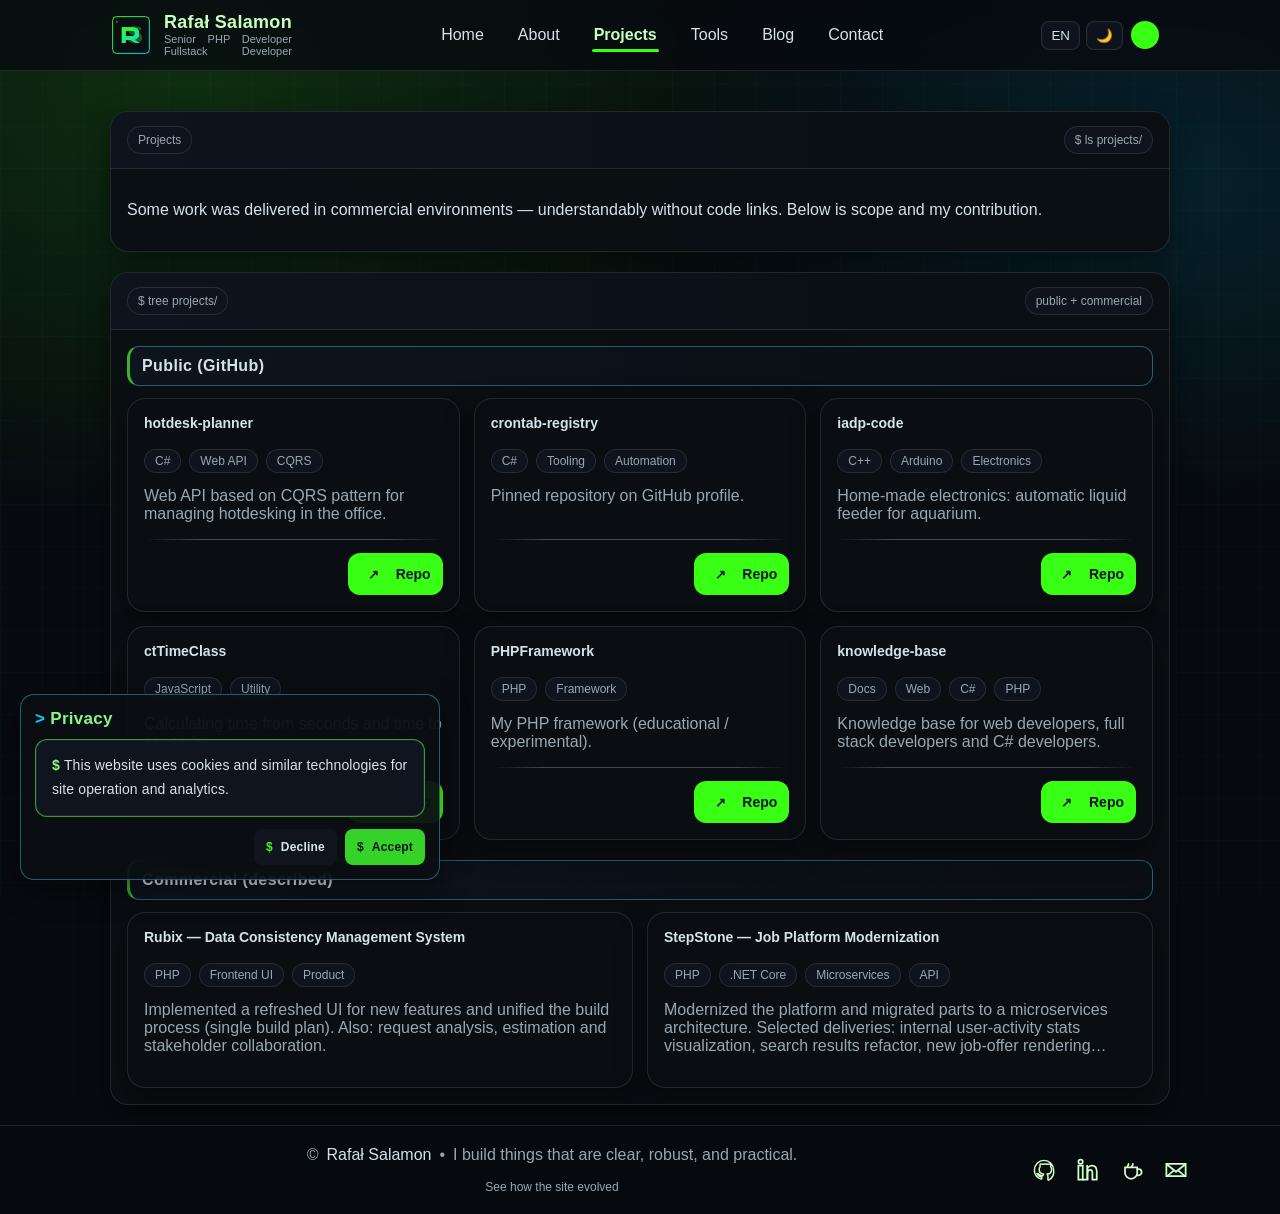
<file: projects.html>
<!doctype html>
<html lang="pl" data-theme="dark">
<head>
  <!-- Google tag (gtag.js) -->
  <script async src="https://www.googletagmanager.com/gtag/js?id=G-Z0D63QZ7HP"></script>
  <script>
    window.dataLayer = window.dataLayer || [];
    function gtag(){dataLayer.push(arguments);}
    gtag('js', new Date());

    gtag('config', 'G-Z0D63QZ7HP');
  </script>
  <meta charset="utf-8" />
  <meta name="viewport" content="width=device-width, initial-scale=1" />
  <meta name="description" content="Przegląd projektów Rafała Salamona: realizacje publiczne i komercyjne, zakres prac oraz wykorzystane technologie." />
  <meta name="robots" content="index,follow,max-image-preview:large" />
  <meta name="author" content="Rafał Salamon" />
  <meta name="theme-color" content="#0b0f12" />

  <link rel="canonical" href="https://www.salamonrafal.pl/projects.html" />
  <link rel="icon" href="assets/img/favicon.svg" type="image/svg+xml" />
  <link rel="stylesheet" href="assets/css/styles.css" />

  <meta property="og:locale" content="pl_PL" />
  <meta property="og:type" content="website" />
  <meta property="og:site_name" content="Rafał Salamon Portfolio" />
  <meta property="og:title" content="Projekty | Rafał Salamon - Portfolio" />
  <meta property="og:description" content="Przegląd projektów Rafała Salamona: realizacje publiczne i komercyjne, zakres prac oraz wykorzystane technologie." />
  <meta property="og:url" content="https://www.salamonrafal.pl/projects.html" />
  <meta property="og:image" content="https://www.salamonrafal.pl/assets/img/profile.jpg" />

  <meta name="twitter:card" content="summary_large_image" />
  <meta name="twitter:title" content="Projekty | Rafał Salamon - Portfolio" />
  <meta name="twitter:description" content="Przegląd projektów Rafała Salamona: realizacje publiczne i komercyjne, zakres prac oraz wykorzystane technologie." />
  <meta name="twitter:image" content="https://www.salamonrafal.pl/assets/img/profile.jpg" />

  <title>Projekty | Rafał Salamon - Portfolio</title>

  <script type="application/ld+json">{"@context":"https://schema.org","@type":"CollectionPage","name":"Projekty - Rafał Salamon","url":"https://www.salamonrafal.pl/projects.html"}</script>
</head>

<body data-page-title="Projekty | Rafał Salamon - Portfolio">
  <header class="topbar">
    <div class="topbar-inner">
      <a class="brand" href="index.html" aria-label="Home">
        <img src="assets/img/logo.svg" alt="RS logo" />
        <div class="title">
          <strong>Rafał Salamon</strong>
          <span data-i18n="home_title">Senior PHP Developer
Fullstack Developer</span>
        </div>
      </a>

      <nav class="nav" aria-label="Primary">
        <a href="index.html" data-i18n="nav_home">Start</a>
        <a href="about.html" data-i18n="nav_about">O mnie</a>
        <a href="projects.html" data-i18n="nav_projects">Moje projekty</a>
        <a href="tools.html" data-i18n="nav_tools">Moje narzędzia</a>
        <a href="https://blog.salamonrafal.pl/" data-i18n="nav_blog">Blog</a>
        <a href="contact.html" data-i18n="nav_contact">Kontakt</a>
      </nav>

      <div class="actions">
        <button class="hamburger" data-action="toggle-menu" aria-label="Menu">☰</button>
        <div class="chip preferences-chip">
          <div class="prefs-actions">
            <button type="button" data-action="toggle-lang" data-i18n-tooltip="prefs_lang_hint" data-tooltip="Przełącza język strony">PL</button>
            <button type="button" data-action="toggle-theme" data-i18n-tooltip="prefs_theme_hint" data-tooltip="Przełącza motyw jasny/ciemny">🌙</button>
            <span class="prefs-color-wrap" data-i18n-tooltip="prefs_color_hint" data-tooltip="Zmienia kolor akcentu interfejsu"><input class="color-input" type="color" data-action="accent-color" value="#39ff14" aria-label="Accent color" /></span>
          </div>
        </div>
      </div>
    </div>
  </header>

  <div class="mobile-drawer" role="dialog" aria-label="Mobile menu">
    <a href="index.html" data-i18n="nav_home">Start</a>
    <a href="about.html" data-i18n="nav_about">O mnie</a>
    <a href="projects.html" data-i18n="nav_projects">Moje projekty</a>
    <a href="tools.html" data-i18n="nav_tools">Moje narzędzia</a>
    <a href="https://blog.salamonrafal.pl/" data-i18n="nav_blog">Blog</a>
    <a href="contact.html" data-i18n="nav_contact">Kontakt</a>
    <div class="mobile-controls">
      <div class="chip mobile-preferences" title="User preferences / Preferencje użytkownika">
        <span data-i18n="chip_prefs">Preferencje</span>
        <div class="prefs-actions">
          <button type="button" data-action="toggle-lang">PL</button>
          <button type="button" data-action="toggle-theme">🌙</button>
          <input class="color-input" type="color" data-action="accent-color" value="#39ff14" aria-label="Accent color" />
        </div>
      </div>
    </div>
  </div>

  <main class="container">
    
<section class="section">
  <div class="card">
    <div class="card-header">
      <span class="pill" data-i18n="projects_h2">Moje projekty</span>
      <span class="pill">$ ls projects/</span>
    </div>
    <div class="list">
      <p data-lang="pl" data-i18n="projects_note">Część projektów realizowałem w środowisku komercyjnym — z oczywistych powodów bez linków do kodu. Poniżej podaję zakres i mój wkład.</p>
      <p data-lang="en" style="display:none" data-i18n="projects_note">Some work was delivered in commercial environments — understandably without code links. Below is scope and my contribution.</p>
    </div>
  </div>
</section>

<section class="section">
  <div class="card">
    <div class="card-header">
      <span class="pill">$ tree projects/</span>
      <span class="pill">public + commercial</span>
    </div>
    <div class="list">
      <h2 class="projects-subsection-title" data-i18n="projects_public">Publiczne (GitHub)</h2>
      <div class="grid-3">

        <div class="card project-card">
          <h3>hotdesk-planner</h3>
          <div class="tags"><span class="tag">C#</span><span class="tag">Web API</span><span class="tag">CQRS</span></div>
          <p style="color:var(--muted); margin-top:0;">Web API based on CQRS pattern for managing hotdesking in the office.</p>
          <div class="project-actions">
            <a class="btn primary" href="https://github.com/salamonrafal/hotdesk-planner" target="_blank" rel="noreferrer"><span class="method-icon" aria-hidden="true">↗</span>Repo</a>
          </div>
        </div>

        <div class="card project-card">
          <h3>crontab-registry</h3>
          <div class="tags"><span class="tag">C#</span><span class="tag">Tooling</span><span class="tag">Automation</span></div>
          <p style="color:var(--muted); margin-top:0;">Pinned repository on GitHub profile.</p>
          <div class="project-actions">
            <a class="btn primary" href="https://github.com/salamonrafal/crontab-registry" target="_blank" rel="noreferrer"><span class="method-icon" aria-hidden="true">↗</span>Repo</a>
          </div>
        </div>

        <div class="card project-card">
          <h3>iadp-code</h3>
          <div class="tags"><span class="tag">C++</span><span class="tag">Arduino</span><span class="tag">Electronics</span></div>
          <p style="color:var(--muted); margin-top:0;">Home-made electronics: automatic liquid feeder for aquarium.</p>
          <div class="project-actions">
            <a class="btn primary" href="https://github.com/salamonrafal/iadp-code" target="_blank" rel="noreferrer"><span class="method-icon" aria-hidden="true">↗</span>Repo</a>
          </div>
        </div>

        <div class="card project-card">
          <h3>ctTimeClass</h3>
          <div class="tags"><span class="tag">JavaScript</span><span class="tag">Utility</span></div>
          <p style="color:var(--muted); margin-top:0;">Calculating time from seconds and time to seconds.</p>
          <div class="project-actions">
            <a class="btn primary" href="https://github.com/salamonrafal/ctTimeClass" target="_blank" rel="noreferrer"><span class="method-icon" aria-hidden="true">↗</span>Repo</a>
          </div>
        </div>

        <div class="card project-card">
          <h3>PHPFramework</h3>
          <div class="tags"><span class="tag">PHP</span><span class="tag">Framework</span></div>
          <p style="color:var(--muted); margin-top:0;">My PHP framework (educational / experimental).</p>
          <div class="project-actions">
            <a class="btn primary" href="https://github.com/salamonrafal/PHPFramework" target="_blank" rel="noreferrer"><span class="method-icon" aria-hidden="true">↗</span>Repo</a>
          </div>
        </div>

        <div class="card project-card">
          <h3>knowledge-base</h3>
          <div class="tags"><span class="tag">Docs</span><span class="tag">Web</span><span class="tag">C#</span><span class="tag">PHP</span></div>
          <p style="color:var(--muted); margin-top:0;">Knowledge base for web developers, full stack developers and C# developers.</p>
          <div class="project-actions">
            <a class="btn primary" href="https://github.com/salamonrafal/knowledge-base" target="_blank" rel="noreferrer"><span class="method-icon" aria-hidden="true">↗</span>Repo</a>
          </div>
        </div>
      </div>
      <h2 class="projects-subsection-title" data-i18n="projects_commercial">Komercyjne (opisowe)</h2>
      <div class="grid-2">
        <div class="card project-card">
          <h3>Rubix — Data Consistency Management System</h3>
          <div class="tags"><span class="tag">PHP</span><span class="tag">Frontend UI</span><span class="tag">Product</span></div>
          <p style="color:var(--muted); margin-top:0;">
            <span data-lang="pl">Wdrożenie nowego wyglądu dla nowych funkcjonalności oraz uspójnienie procesu budowania (jednolity plan buildów). Dodatkowo: analiza zgłoszeń, estymacje i praca z interesariuszami.</span>
            <span data-lang="en" style="display:none">Implemented a refreshed UI for new features and unified the build process (single build plan). Also: request analysis, estimation and stakeholder collaboration.</span>
          </p>
        </div>

        <div class="card project-card">
          <h3>StepStone — Job Platform Modernization</h3>
          <div class="tags"><span class="tag">PHP</span><span class="tag">.NET Core</span><span class="tag">Microservices</span><span class="tag">API</span></div>
          <p style="color:var(--muted); margin-top:0;">
            <span data-lang="pl">Modernizacja aplikacji i przepisanie elementów do architektury mikroserwisów. Wybrane wdrożenia: wizualizacja wewnętrznych statystyk działań użytkownika, refactoring wyników wyszukiwania, nowe podejście do wyświetlania ofert oraz API do personalizacji.</span>
            <span data-lang="en" style="display:none">Modernized the platform and migrated parts to a microservices architecture. Selected deliveries: internal user-activity stats visualization, search results refactor, new job-offer rendering approach, and an API for job personalization.</span>
          </p>
        </div>
      </div>
    </div>
  </div>
</section>

  </main>

  <footer class="footer">
    <div class="footer-inner">
      <div class="footer-text">
        <span>&copy;</span>
        <a class="footer-home-link" href="https://www.salamonrafal.pl/">Rafał Salamon</a>
        <span>•</span>
        <span data-i18n="footer">Tworzę rzeczy, które są czytelne, solidne i praktyczne.</span>
        <span class="footer-break" aria-hidden="true"></span>
      <a class="footer-sub-link" href="evaluation.html" data-i18n="footer_evolution">Zobacz ewolucję strony</a>
      </div>
      <div class="footer-icons" aria-label="Social links">
        <a class="footer-icon-link" href="https://github.com/salamonrafal" target="_blank" rel="noreferrer" aria-label="GitHub" title="GitHub"><span class="footer-icon" aria-hidden="true"><svg viewBox="0 0 32 32"><path d="M16 5C9.9 5 5 9.9 5 16c0 4.9 3.2 9 7.6 10.4.6.1.8-.3.8-.6v-2.2c-3.1.7-3.8-1.3-3.8-1.3-.5-1.3-1.2-1.7-1.2-1.7-1-.7.1-.7.1-.7 1.1.1 1.7 1.2 1.7 1.2 1 .1 1.7.9 2 1.4.9.2 1.8.2 2.6-.1.1-.7.4-1.3.8-1.7-2.5-.3-5.1-1.2-5.1-5.4 0-1.2.4-2.2 1.1-3-.1-.3-.5-1.4.1-2.9 0 0 .9-.3 3 .1.9-.3 1.9-.4 2.9-.4s2 .1 2.9.4c2.1-.4 3-.1 3-.1.6 1.5.2 2.6.1 2.9.7.8 1.1 1.8 1.1 3 0 4.2-2.6 5.1-5.1 5.4.5.5.9 1.3.9 2.5v3.7c0 .3.2.7.8.6A11 11 0 0 0 27 16c0-6.1-4.9-11-11-11Z" stroke-width="1.7" stroke-linejoin="round"/></svg></span></a>
        <a class="footer-icon-link" href="https://www.linkedin.com/in/rafalsalamon/" target="_blank" rel="noreferrer" aria-label="LinkedIn" title="LinkedIn"><span class="footer-icon" aria-hidden="true"><svg viewBox="0 0 32 32"><rect x="5" y="11" width="5" height="16" stroke-width="2"/><circle cx="7.5" cy="6.5" r="2.5" stroke-width="2"/><path d="M15 11v16M15 17c0-3.3 2.2-6 5.6-6 3.1 0 5.4 2.1 5.4 6.6V27h-5v-8.2c0-1.8-.7-3-2.4-3-1.9 0-3 1.4-3 3.4V27h-5" stroke-width="2" stroke-linecap="round" stroke-linejoin="round"/></svg></span></a>
        <a class="footer-icon-link" href="https://buymeacoffee.com/salamonrafal" target="_blank" rel="noreferrer" aria-label="Buy Me a Coffee" title="Buy Me a Coffee"><span class="footer-icon" aria-hidden="true"><svg viewBox="0 0 32 32"><path d="M8 13h14v6a7 7 0 0 1-7 7 7 7 0 0 1-7-7Z" stroke-width="2" stroke-linejoin="round"/><path d="M22 15h1.5a3.5 3.5 0 0 1 0 7H22" stroke-width="2" stroke-linecap="round" stroke-linejoin="round"/><path d="M12 9c0 1.7-1.3 2.4-1.3 3.8M17 9c0 1.7-1.3 2.4-1.3 3.8" stroke-width="2" stroke-linecap="round"/></svg></span></a>
        <a class="footer-icon-link" href="mailto:rafal.salamon@salamonrafal.pl" aria-label="E-mail" title="E-mail"><span class="footer-icon" aria-hidden="true"><svg viewBox="0 0 32 32"><path d="M5 9h22v14H5z" stroke-width="2"/><path d="M6 10l10 8 10-8M6 23l7-6M26 23l-7-6" stroke-width="2" stroke-linecap="round" stroke-linejoin="round"/></svg></span></a>
      </div>
    </div>
  </footer>

  <script src="assets/js/app.js"></script>
</body>
</html>
</file>
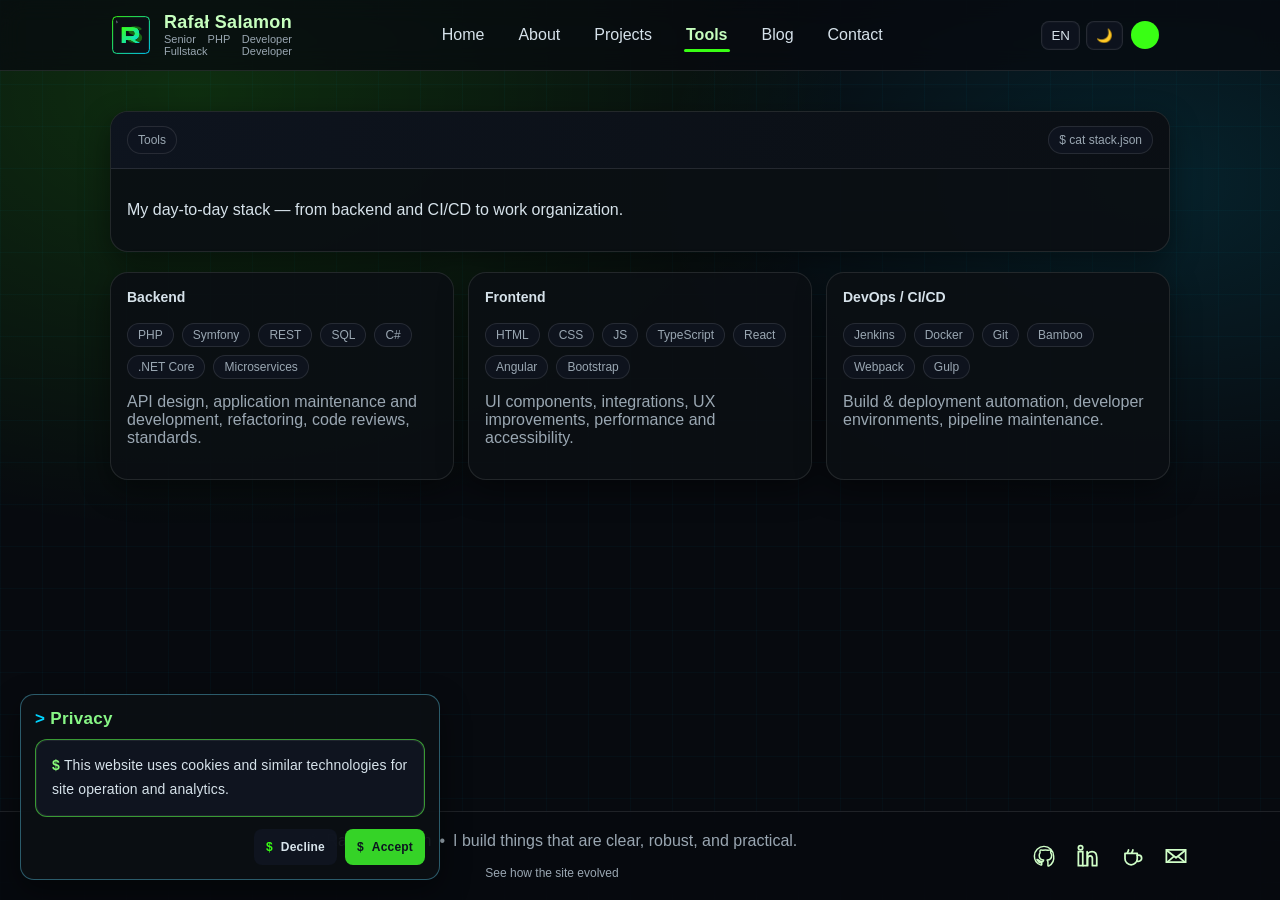
<file: tools.html>
<!doctype html>
<html lang="pl" data-theme="dark">
<head>
  <!-- Google tag (gtag.js) -->
  <script async src="https://www.googletagmanager.com/gtag/js?id=G-Z0D63QZ7HP"></script>
  <script>
    window.dataLayer = window.dataLayer || [];
    function gtag(){dataLayer.push(arguments);}
    gtag('js', new Date());

    gtag('config', 'G-Z0D63QZ7HP');
  </script>
  <meta charset="utf-8" />
  <meta name="viewport" content="width=device-width, initial-scale=1" />
  <meta name="description" content="Stack i narzędzia Rafała Salamona: technologie backend, frontend, DevOps i workflow używany w codziennej pracy." />
  <meta name="robots" content="index,follow,max-image-preview:large" />
  <meta name="author" content="Rafał Salamon" />
  <meta name="theme-color" content="#0b0f12" />

  <link rel="canonical" href="https://www.salamonrafal.pl/tools.html" />
  <link rel="icon" href="assets/img/favicon.svg" type="image/svg+xml" />
  <link rel="stylesheet" href="assets/css/styles.css" />

  <meta property="og:locale" content="pl_PL" />
  <meta property="og:type" content="website" />
  <meta property="og:site_name" content="Rafał Salamon Portfolio" />
  <meta property="og:title" content="Narzędzia | Rafał Salamon - Stack technologiczny" />
  <meta property="og:description" content="Stack i narzędzia Rafała Salamona: technologie backend, frontend, DevOps i workflow używany w codziennej pracy." />
  <meta property="og:url" content="https://www.salamonrafal.pl/tools.html" />
  <meta property="og:image" content="https://www.salamonrafal.pl/assets/img/profile.jpg" />

  <meta name="twitter:card" content="summary_large_image" />
  <meta name="twitter:title" content="Narzędzia | Rafał Salamon - Stack technologiczny" />
  <meta name="twitter:description" content="Stack i narzędzia Rafała Salamona: technologie backend, frontend, DevOps i workflow używany w codziennej pracy." />
  <meta name="twitter:image" content="https://www.salamonrafal.pl/assets/img/profile.jpg" />

  <title>Narzędzia | Rafał Salamon - Stack technologiczny</title>

  <script type="application/ld+json">{"@context":"https://schema.org","@type":"ItemList","name":"Narzędzia - Rafał Salamon","url":"https://www.salamonrafal.pl/tools.html"}</script>
</head>

<body data-page-title="Narzędzia | Rafał Salamon - Stack technologiczny">
  <header class="topbar">
    <div class="topbar-inner">
      <a class="brand" href="index.html" aria-label="Home">
        <img src="assets/img/logo.svg" alt="RS logo" />
        <div class="title">
          <strong>Rafał Salamon</strong>
          <span data-i18n="home_title">Senior PHP Developer
Fullstack Developer</span>
        </div>
      </a>

      <nav class="nav" aria-label="Primary">
        <a href="index.html" data-i18n="nav_home">Start</a>
        <a href="about.html" data-i18n="nav_about">O mnie</a>
        <a href="projects.html" data-i18n="nav_projects">Moje projekty</a>
        <a href="tools.html" data-i18n="nav_tools">Moje narzędzia</a>
        <a href="https://blog.salamonrafal.pl/" data-i18n="nav_blog">Blog</a>
        <a href="contact.html" data-i18n="nav_contact">Kontakt</a>
      </nav>

      <div class="actions">
        <button class="hamburger" data-action="toggle-menu" aria-label="Menu">☰</button>
        <div class="chip preferences-chip">
          <div class="prefs-actions">
            <button type="button" data-action="toggle-lang" data-i18n-tooltip="prefs_lang_hint" data-tooltip="Przełącza język strony">PL</button>
            <button type="button" data-action="toggle-theme" data-i18n-tooltip="prefs_theme_hint" data-tooltip="Przełącza motyw jasny/ciemny">🌙</button>
            <span class="prefs-color-wrap" data-i18n-tooltip="prefs_color_hint" data-tooltip="Zmienia kolor akcentu interfejsu"><input class="color-input" type="color" data-action="accent-color" value="#39ff14" aria-label="Accent color" /></span>
          </div>
        </div>
      </div>
    </div>
  </header>

  <div class="mobile-drawer" role="dialog" aria-label="Mobile menu">
    <a href="index.html" data-i18n="nav_home">Start</a>
    <a href="about.html" data-i18n="nav_about">O mnie</a>
    <a href="projects.html" data-i18n="nav_projects">Moje projekty</a>
    <a href="tools.html" data-i18n="nav_tools">Moje narzędzia</a>
    <a href="https://blog.salamonrafal.pl/" data-i18n="nav_blog">Blog</a>
    <a href="contact.html" data-i18n="nav_contact">Kontakt</a>
    <div class="mobile-controls">
      <div class="chip mobile-preferences" title="User preferences / Preferencje użytkownika">
        <span data-i18n="chip_prefs">Preferencje</span>
        <div class="prefs-actions">
          <button type="button" data-action="toggle-lang">PL</button>
          <button type="button" data-action="toggle-theme">🌙</button>
          <input class="color-input" type="color" data-action="accent-color" value="#39ff14" aria-label="Accent color" />
        </div>
      </div>
    </div>
  </div>

  <main class="container">
    
<section class="section section-compact">
  <div class="card">
    <div class="card-header">
      <span class="pill" data-i18n="tools_h2">Moje narzędzia</span>
      <span class="pill">$ cat stack.json</span>
    </div>
    <div class="list">
      <p data-i18n="tools_p"></p>
    </div>
  </div>
</section>

<section class="section">
  <div class="grid-3">
    <div class="card project-card">
      <h3>Backend</h3>
      <div class="tags">
        <span class="tag">PHP</span><span class="tag">Symfony</span><span class="tag">REST</span><span class="tag">SQL</span>
        <span class="tag">C#</span><span class="tag">.NET Core</span><span class="tag">Microservices</span>
      </div>
      <p style="color:var(--muted);"><span data-lang="pl">Projektowanie API, utrzymanie i rozwój aplikacji, refactoring, code review, standardy.</span><span data-lang="en" style="display:none">API design, application maintenance and development, refactoring, code reviews, standards.</span></p>
    </div>

    <div class="card project-card">
      <h3>Frontend</h3>
      <div class="tags">
        <span class="tag">HTML</span><span class="tag">CSS</span><span class="tag">JS</span><span class="tag">TypeScript</span>
        <span class="tag">React</span><span class="tag">Angular</span><span class="tag">Bootstrap</span>
      </div>
      <p style="color:var(--muted);"><span data-lang="pl">Komponenty UI, integracje, poprawa UX, wydajność i dostępność.</span><span data-lang="en" style="display:none">UI components, integrations, UX improvements, performance and accessibility.</span></p>
    </div>

    <div class="card project-card">
      <h3>DevOps / CI/CD</h3>
      <div class="tags">
        <span class="tag">Jenkins</span><span class="tag">Docker</span><span class="tag">Git</span>
        <span class="tag">Bamboo</span><span class="tag">Webpack</span><span class="tag">Gulp</span>
      </div>
      <p style="color:var(--muted);"><span data-lang="pl">Automatyzacja buildów i wdrożeń, środowiska developerskie, utrzymanie pipeline’ów.</span><span data-lang="en" style="display:none">Build & deployment automation, developer environments, pipeline maintenance.</span></p>
    </div>
  </div>
</section>

  </main>

  <footer class="footer">
    <div class="footer-inner">
      <div class="footer-text">
        <span>&copy;</span>
        <a class="footer-home-link" href="https://www.salamonrafal.pl/">Rafał Salamon</a>
        <span>•</span>
        <span data-i18n="footer">Tworzę rzeczy, które są czytelne, solidne i praktyczne.</span>
        <span class="footer-break" aria-hidden="true"></span>
      <a class="footer-sub-link" href="evaluation.html" data-i18n="footer_evolution">Zobacz ewolucję strony</a>
      </div>
      <div class="footer-icons" aria-label="Social links">
        <a class="footer-icon-link" href="https://github.com/salamonrafal" target="_blank" rel="noreferrer" aria-label="GitHub" title="GitHub"><span class="footer-icon" aria-hidden="true"><svg viewBox="0 0 32 32"><path d="M16 5C9.9 5 5 9.9 5 16c0 4.9 3.2 9 7.6 10.4.6.1.8-.3.8-.6v-2.2c-3.1.7-3.8-1.3-3.8-1.3-.5-1.3-1.2-1.7-1.2-1.7-1-.7.1-.7.1-.7 1.1.1 1.7 1.2 1.7 1.2 1 .1 1.7.9 2 1.4.9.2 1.8.2 2.6-.1.1-.7.4-1.3.8-1.7-2.5-.3-5.1-1.2-5.1-5.4 0-1.2.4-2.2 1.1-3-.1-.3-.5-1.4.1-2.9 0 0 .9-.3 3 .1.9-.3 1.9-.4 2.9-.4s2 .1 2.9.4c2.1-.4 3-.1 3-.1.6 1.5.2 2.6.1 2.9.7.8 1.1 1.8 1.1 3 0 4.2-2.6 5.1-5.1 5.4.5.5.9 1.3.9 2.5v3.7c0 .3.2.7.8.6A11 11 0 0 0 27 16c0-6.1-4.9-11-11-11Z" stroke-width="1.7" stroke-linejoin="round"/></svg></span></a>
        <a class="footer-icon-link" href="https://www.linkedin.com/in/rafalsalamon/" target="_blank" rel="noreferrer" aria-label="LinkedIn" title="LinkedIn"><span class="footer-icon" aria-hidden="true"><svg viewBox="0 0 32 32"><rect x="5" y="11" width="5" height="16" stroke-width="2"/><circle cx="7.5" cy="6.5" r="2.5" stroke-width="2"/><path d="M15 11v16M15 17c0-3.3 2.2-6 5.6-6 3.1 0 5.4 2.1 5.4 6.6V27h-5v-8.2c0-1.8-.7-3-2.4-3-1.9 0-3 1.4-3 3.4V27h-5" stroke-width="2" stroke-linecap="round" stroke-linejoin="round"/></svg></span></a>
        <a class="footer-icon-link" href="https://buymeacoffee.com/salamonrafal" target="_blank" rel="noreferrer" aria-label="Buy Me a Coffee" title="Buy Me a Coffee"><span class="footer-icon" aria-hidden="true"><svg viewBox="0 0 32 32"><path d="M8 13h14v6a7 7 0 0 1-7 7 7 7 0 0 1-7-7Z" stroke-width="2" stroke-linejoin="round"/><path d="M22 15h1.5a3.5 3.5 0 0 1 0 7H22" stroke-width="2" stroke-linecap="round" stroke-linejoin="round"/><path d="M12 9c0 1.7-1.3 2.4-1.3 3.8M17 9c0 1.7-1.3 2.4-1.3 3.8" stroke-width="2" stroke-linecap="round"/></svg></span></a>
        <a class="footer-icon-link" href="mailto:rafal.salamon@salamonrafal.pl" aria-label="E-mail" title="E-mail"><span class="footer-icon" aria-hidden="true"><svg viewBox="0 0 32 32"><path d="M5 9h22v14H5z" stroke-width="2"/><path d="M6 10l10 8 10-8M6 23l7-6M26 23l-7-6" stroke-width="2" stroke-linecap="round" stroke-linejoin="round"/></svg></span></a>
      </div>
    </div>
  </footer>

  <script src="assets/js/app.js"></script>
</body>
</html>
</file>
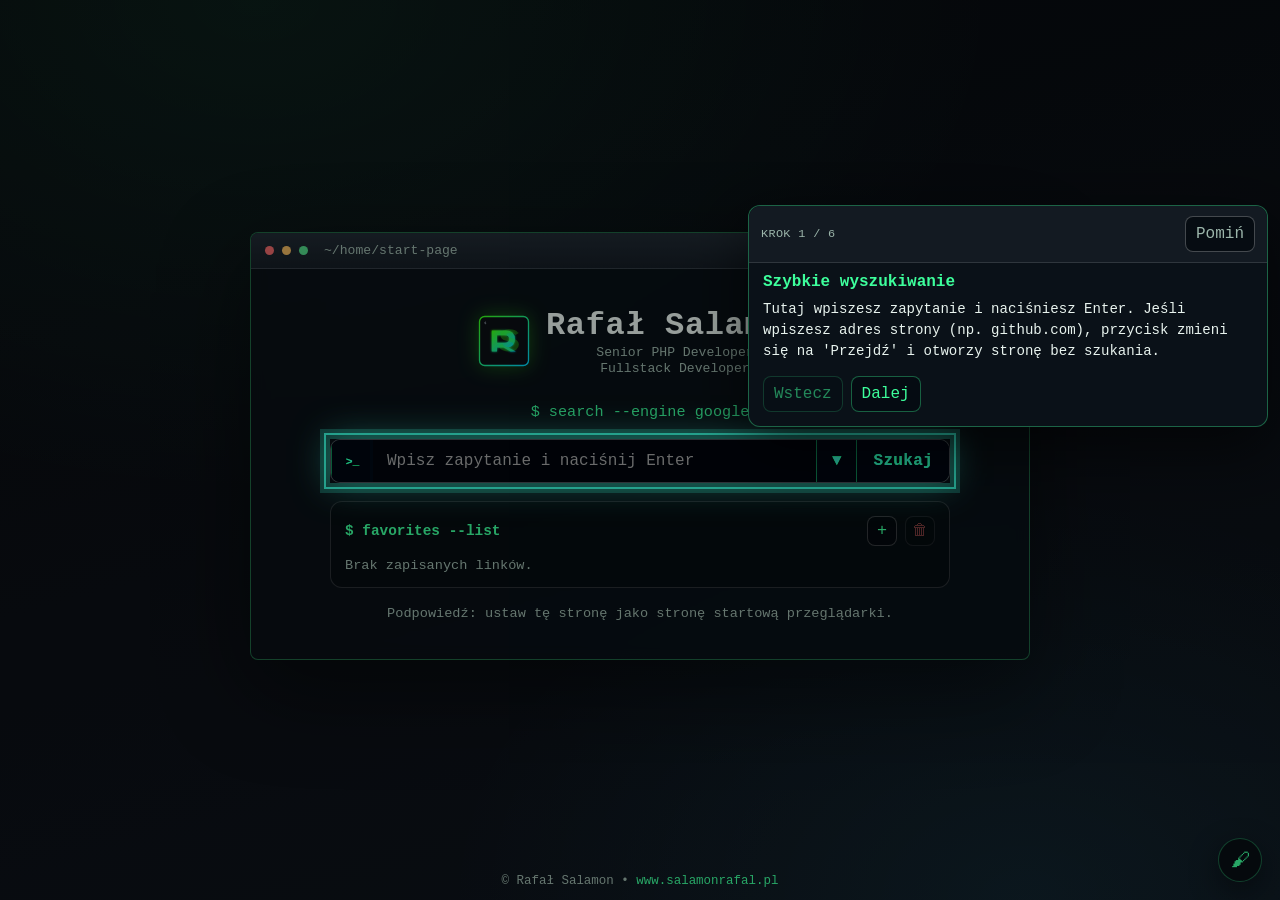
<file: tools/start-page.html>
<!doctype html>
<html lang="pl">
<head>
  <meta charset="utf-8" />
  <meta name="viewport" content="width=device-width, initial-scale=1" />
  <meta name="description" content="Strona startowa Rafała Salamona w stylu konsoli z szybkim wyszukiwaniem Google." />
  <meta name="theme-color" content="#090d12" />
  <title>Start | Rafał Salamon</title>
  <link rel="icon" href="../assets/img/favicon.svg" type="image/svg+xml" />
  <style>
    :root {
      --bg-0: #070a0e;
      --bg-1: #0e141c;
      --panel: rgba(10, 17, 24, 0.78);
      --border: rgba(69, 255, 145, 0.35);
      --accent: #3dff9c;
      --accent-2: #39d2ff;
      --text: #e8f3ee;
      --muted: #9bb5aa;
      --danger: #ff6f6f;
    }

    * { box-sizing: border-box; }

    body {
      margin: 0;
      min-height: 100dvh;
      display: flex;
      flex-direction: column;
      align-items: center;
      padding: 24px 24px 12px;
      color: var(--text);
      background:
        radial-gradient(1200px 800px at 20% 0%, rgba(61, 255, 156, 0.08), transparent 62%),
        radial-gradient(1000px 700px at 80% 100%, rgba(57, 210, 255, 0.08), transparent 58%),
        linear-gradient(165deg, var(--bg-0), var(--bg-1));
      background-size: cover;
      background-repeat: no-repeat;
      background-position: center;
      background-attachment: fixed;
      font-family: Consolas, "Cascadia Code", "Courier New", monospace;
    }

    .terminal {
      width: min(780px, 100%);
      margin-top: auto;
      margin-bottom: auto;
      border: 1px solid var(--border);
      border-radius: 16px;
      background: var(--panel);
      box-shadow: 0 30px 90px rgba(0, 0, 0, 0.45), inset 0 1px 0 rgba(255, 255, 255, 0.04);
      overflow: hidden;
      backdrop-filter: blur(8px);
    }

    .terminal-bar {
      position: relative;
      display: flex;
      align-items: center;
      gap: 8px;
      padding: 10px 14px;
      border-bottom: 1px solid rgba(255, 255, 255, 0.08);
      background: rgba(6, 11, 16, 0.9);
    }

    .dot {
      width: 10px;
      height: 10px;
      border-radius: 50%;
      display: inline-block;
    }

    .dot.red { background: var(--danger); }
    .dot.yellow { background: #ffc463; }
    .dot.green { background: #55e890; }

    .terminal-title {
      margin-left: 8px;
      color: var(--muted);
      font-size: 0.82rem;
    }

    .terminal-content {
      padding: clamp(24px, 4vw, 38px);
      display: grid;
      gap: 18px;
      justify-items: center;
      text-align: center;
    }

    .brand {
      display: inline-flex;
      align-items: center;
      gap: 14px;
    }

    .brand-text {
      display: flex;
      flex-direction: column;
      justify-content: center;
      gap: 2px;
      text-align: center;
      align-items: center;
    }

    .brand img {
      width: 56px;
      height: 56px;
      filter: drop-shadow(0 0 10px rgba(57, 255, 20, 0.3));
    }

    h1 {
      margin: 0;
      font-size: clamp(1.35rem, 3vw, 2rem);
      letter-spacing: 0.02em;
    }

    .subtitle {
      margin: 0;
      text-align: center;
      color: var(--muted);
      line-height: 1.05;
      font-size: clamp(0.72rem, 1.7vw, 0.82rem);
    }

    .prompt {
      width: 100%;
      display: flex;
      align-items: center;
      gap: 10px;
      justify-content: center;
      margin-top: 10px;
      color: var(--accent);
      opacity: 0.95;
      font-size: 0.95rem;
    }

    .search {
      width: 100%;
      display: flex;
      align-items: stretch;
      max-width: 620px;
      border: 1px solid rgba(255, 255, 255, 0.2);
      border-radius: 10px;
      overflow: hidden;
      background: rgba(5, 10, 15, 0.85);
    }

    .search input {
      width: 100%;
      border: 0;
      background: transparent;
      color: var(--text);
      padding: 12px 14px;
      font: inherit;
      outline: none;
      transition: box-shadow 0.2s ease;
    }

    .search input:focus {
      box-shadow: 0 0 0 3px rgba(57, 210, 255, 0.2);
    }

    .search button {
      border: 0;
      border-left: 1px solid rgba(61, 255, 156, 0.35);
      padding: 12px 16px;
      font: inherit;
      color: var(--accent);
      background: rgba(6, 12, 18, 0.95);
      font-weight: 600;
      letter-spacing: 0.02em;
      cursor: pointer;
      transition: background-color 0.15s ease, color 0.15s ease;
    }

    .search button:hover {
      background: rgba(10, 18, 26, 0.98);
      color: #b8ffd8;
    }

    .search-engine-toggle {
      border: 0;
      border-right: 1px solid rgba(61, 255, 156, 0.35);
      width: 42px;
      padding: 0;
      display: inline-flex;
      align-items: center;
      justify-content: center;
      background: rgba(6, 12, 18, 0.95);
      color: var(--accent);
      font: inherit;
      font-size: 1rem;
      cursor: pointer;
      transition: background-color 0.15s ease, color 0.15s ease;
      flex: 0 0 42px;
      position: relative;
    }

    .search-engine-toggle:hover {
      background: rgba(10, 18, 26, 0.98);
      color: #b8ffd8;
    }

    .search-engine-icon-search {
      position: absolute;
      inset: 0;
      display: grid;
      place-items: center;
      line-height: 1;
      font-family: "Cascadia Code", Consolas, "Courier New", monospace;
      font-size: 0.72rem;
      font-weight: 700;
      letter-spacing: -0.02em;
    }

    .search-engine-icon-openai {
      width: 22px;
      height: 22px;
      position: absolute;
      inset: 0;
      margin: auto;
      display: none;
      object-fit: contain;
      color: inherit;
      image-rendering: -webkit-optimize-contrast;
    }

    .search-engine-toggle.ai .search-engine-icon-search {
      display: none;
    }

    .search-engine-toggle.ai .search-engine-icon-openai {
      display: block;
    }

    .search-history-toggle {
      border: 0;
      border-left: 1px solid rgba(61, 255, 156, 0.35);
      width: 40px;
      padding: 0;
      display: inline-flex;
      align-items: center;
      justify-content: center;
      background: rgba(6, 12, 18, 0.95);
      color: var(--muted);
      font: inherit;
      font-size: 0.95rem;
      cursor: pointer;
      transition: background-color 0.15s ease, color 0.15s ease;
    }

    .search-history-toggle:hover {
      background: rgba(10, 18, 26, 0.98);
      color: #b8ffd8;
    }

    .search-wrap.suggestions-open .search-history-toggle {
      color: var(--accent);
    }

    .search-wrap {
      width: 100%;
      max-width: 620px;
      position: relative;
    }

    .search-wrap.suggestions-open .search {
      border-bottom-left-radius: 0;
      border-bottom-right-radius: 0;
    }

    .search-suggestions {
      position: absolute;
      top: 100%;
      left: 0;
      right: 0;
      margin: 0;
      padding: 6px;
      list-style: none;
      border: 1px solid rgba(255, 255, 255, 0.18);
      border-top: 0;
      border-radius: 10px;
      border-top-left-radius: 0;
      border-top-right-radius: 0;
      background: rgba(5, 10, 15, 0.95);
      text-align: left;
      z-index: 40;
      max-height: 220px;
      overflow-y: auto;
      box-shadow: inset 0 1px 0 rgba(255, 255, 255, 0.06);
      scrollbar-width: thin;
      scrollbar-color: rgba(61, 255, 156, 0.45) transparent;
    }

    .search-suggestions::-webkit-scrollbar {
      width: 8px;
    }

    .search-suggestions::-webkit-scrollbar-track {
      background: transparent;
    }

    .search-suggestions::-webkit-scrollbar-thumb {
      background: linear-gradient(180deg, rgba(61, 255, 156, 0.6), rgba(57, 210, 255, 0.5));
      border-radius: 999px;
      border: 2px solid rgba(5, 10, 15, 0.95);
    }

    .search-suggestions::-webkit-scrollbar-thumb:hover {
      background: linear-gradient(180deg, rgba(61, 255, 156, 0.8), rgba(57, 210, 255, 0.75));
    }

    .search-suggestions[hidden] {
      display: none;
    }

    .search-suggestion-item {
      margin: 0;
    }

    .search-suggestion-group {
      margin: 4px 0 2px;
      padding: 4px 8px 2px;
      font-size: 0.7rem;
      text-transform: uppercase;
      letter-spacing: 0.04em;
      color: var(--muted);
    }

    .search-suggestion-btn {
      width: 100%;
      border: 0;
      border-radius: 8px;
      padding: 8px 10px;
      background: transparent;
      color: var(--text);
      text-align: left;
      font: inherit;
      cursor: pointer;
    }

    .search-suggestion-content {
      display: flex;
      align-items: center;
      justify-content: space-between;
      gap: 8px;
    }

    .search-suggestion-value {
      min-width: 0;
      overflow: hidden;
      text-overflow: ellipsis;
      white-space: nowrap;
    }

    .search-suggestion-type {
      flex: 0 0 auto;
      border: 1px solid rgba(255, 255, 255, 0.2);
      border-radius: 999px;
      padding: 1px 7px;
      font-size: 0.68rem;
      line-height: 1.4;
      color: var(--muted);
      text-transform: lowercase;
    }

    .search-suggestion-highlight {
      color: #0b1220;
      background: rgba(61, 255, 156, 0.9);
      border-radius: 4px;
      padding: 0 2px;
    }

    .search-suggestion-btn:hover {
      background: rgba(12, 20, 29, 0.95);
      color: var(--accent);
    }

    .favorites {
      width: 100%;
      max-width: 620px;
      border: 1px solid rgba(255, 255, 255, 0.14);
      border-radius: 12px;
      padding: 14px;
      background: rgba(5, 10, 15, 0.45);
      text-align: left;
    }

    .favorites-title {
      margin: 0;
      color: var(--accent);
      font-size: 0.9rem;
    }

    .favorites-header {
      display: flex;
      align-items: center;
      justify-content: space-between;
      gap: 10px;
      margin-bottom: 12px;
    }

    .favorites-actions {
      display: flex;
      align-items: center;
      gap: 8px;
    }

    .add-favorite {
      width: 30px;
      height: 30px;
      display: inline-flex;
      align-items: center;
      justify-content: center;
      padding: 0;
      border: 1px solid rgba(255, 255, 255, 0.2);
      border-radius: 8px;
      background: rgba(5, 10, 15, 0.85);
      color: var(--accent);
      font: inherit;
      font-size: 1.05rem;
      line-height: 1;
      cursor: pointer;
    }

    .add-favorite:hover {
      border-color: var(--accent-2);
      color: #fff;
    }

    .delete-selected {
      width: 30px;
      height: 30px;
      display: inline-flex;
      align-items: center;
      justify-content: center;
      padding: 0;
      border: 1px solid rgba(255, 255, 255, 0.2);
      border-radius: 8px;
      background: rgba(5, 10, 15, 0.85);
      color: var(--danger);
      font: inherit;
      font-size: 1rem;
      line-height: 1;
      cursor: pointer;
    }

    .delete-selected:disabled {
      opacity: 0.45;
      cursor: not-allowed;
    }

    .delete-selected:not(:disabled):hover {
      border-color: var(--danger);
      color: #fff;
    }

    .delete-selected.active {
      border-color: var(--danger);
      color: #fff;
      background: rgba(110, 18, 18, 0.35);
    }

    .favorites-form {
      display: grid;
      grid-template-columns: 1fr 1.2fr auto;
      gap: 8px;
    }

    .favorites-form input {
      width: 100%;
      border: 1px solid rgba(255, 255, 255, 0.2);
      background: rgba(5, 10, 15, 0.85);
      color: var(--text);
      border-radius: 8px;
      padding: 10px 12px;
      font: inherit;
      outline: none;
    }

    .favorites-form button {
      border: 1px solid rgba(61, 255, 156, 0.35);
      border-radius: 8px;
      padding: 10px 12px;
      font: inherit;
      color: var(--accent);
      background: rgba(6, 12, 18, 0.95);
      font-weight: 600;
      letter-spacing: 0.02em;
      cursor: pointer;
      white-space: nowrap;
    }

    .favorites-form button:hover {
      background: rgba(10, 18, 26, 0.98);
      color: #b8ffd8;
    }

    .favorites-list {
      list-style: none;
      margin: 0;
      padding: 0;
      display: flex;
      flex-wrap: wrap;
      gap: 10px;
    }

    .favorite-item {
      margin: 0;
      position: relative;
    }

    .favorite-badge {
      width: 28px;
      height: 28px;
      border-radius: 7px;
      flex: 0 0 28px;
      display: grid;
      place-items: center;
      font-size: 0.72rem;
      font-weight: 700;
      color: #f3f8f5;
      background: var(--badge-color, #2d8cff);
      overflow: hidden;
      text-transform: none;
    }

    .favorite-badge img {
      width: 100%;
      height: 100%;
      object-fit: cover;
      display: block;
    }

    .favorite-link {
      width: 88px;
      min-height: 74px;
      display: flex;
      flex-direction: column;
      align-items: center;
      justify-content: center;
      gap: 6px;
      color: var(--text);
      text-decoration: none;
      border-radius: 10px;
      padding: 10px 8px;
      background: rgba(6, 12, 18, 0.65);
    }

    .favorite-link:hover {
      color: var(--accent);
      border-color: var(--accent-2);
    }

    .favorite-name {
      max-width: 100%;
      font-size: 0.72rem;
      color: var(--muted);
      overflow: hidden;
      text-overflow: ellipsis;
      white-space: nowrap;
      text-transform: none;
    }

    .pref-lowercase-names .favorite-name {
      text-transform: lowercase;
    }

    .favorite-select {
      position: absolute;
      top: 4px;
      right: 4px;
      margin: 0;
      width: 14px;
      height: 14px;
      accent-color: var(--accent);
      cursor: pointer;
      z-index: 2;
    }

    .favorite-select[hidden] {
      display: none;
    }

    .favorites-empty {
      margin: 0;
      color: var(--muted);
      font-size: 0.85rem;
    }

    .delete-confirm {
      margin-top: 10px;
      padding: 10px;
      border-radius: 10px;
      border: 1px solid rgba(255, 111, 111, 0.45);
      background: rgba(110, 18, 18, 0.18);
      display: flex;
      align-items: center;
      justify-content: space-between;
      gap: 10px;
    }

    .delete-confirm[hidden] {
      display: none;
    }

    .delete-confirm-text {
      margin: 0;
      font-size: 0.82rem;
      color: #ffc7c7;
    }

    .confirm-delete {
      border: 0;
      border-radius: 8px;
      padding: 8px 10px;
      font: inherit;
      color: #fff;
      background: #b22828;
      cursor: pointer;
      white-space: nowrap;
    }

    .confirm-delete:hover {
      background: #d23434;
    }

    .modal[hidden] {
      display: none;
    }

    .modal {
      position: fixed;
      inset: 0;
      z-index: 1000;
      display: grid;
      place-items: center;
      padding: 20px;
      background: rgba(0, 0, 0, 0.55);
    }

    .modal-card {
      width: min(520px, 100%);
      border: 1px solid rgba(255, 255, 255, 0.2);
      border-radius: 12px;
      background: #0a1118;
      padding: 14px;
      box-shadow: 0 20px 60px rgba(0, 0, 0, 0.5);
    }

    .modal-head {
      margin: -14px -14px 10px;
      padding: 10px 12px;
      border-bottom: 1px solid rgba(255, 255, 255, 0.12);
      border-top-left-radius: inherit;
      border-top-right-radius: inherit;
      background: rgba(20, 28, 36, 0.9);
    }

    .modal-title {
      margin: 0;
      color: var(--accent);
      font-size: 0.9rem;
      text-align: left;
    }

    .modal-info {
      margin: 0 0 10px;
      padding: 10px;
      border: 1px solid rgba(61, 255, 156, 0.22);
      border-radius: 10px;
      background: rgba(6, 12, 18, 0.72);
      text-align: left;
    }

    .modal-info p {
      margin: 0 0 6px;
      color: #b8ffd8;
      font-size: 0.8rem;
    }

    .modal-rules {
      margin: 0;
      padding: 0;
      list-style: none;
      display: grid;
      gap: 3px;
      color: var(--muted);
      font-size: 0.76rem;
    }

    .modal-actions {
      display: flex;
      justify-content: flex-end;
      margin-top: 10px;
    }

    .modal-close {
      border: 1px solid rgba(61, 255, 156, 0.35);
      border-radius: 8px;
      padding: 8px 10px;
      font: inherit;
      color: var(--accent);
      background: rgba(6, 12, 18, 0.95);
      cursor: pointer;
    }

    .modal-close:hover {
      background: rgba(10, 18, 26, 0.98);
      color: #b8ffd8;
    }

    .prefs-fab {
      position: fixed;
      right: 18px;
      bottom: 18px;
      width: 44px;
      height: 44px;
      display: inline-flex;
      align-items: center;
      justify-content: center;
      border: 1px solid rgba(61, 255, 156, 0.35);
      border-radius: 999px;
      background: rgba(8, 14, 20, 0.95);
      color: var(--accent);
      font-size: 1.2rem;
      line-height: 1;
      cursor: pointer;
      z-index: 1200;
      box-shadow: 0 10px 30px rgba(0, 0, 0, 0.45);
    }

    .prefs-fab:hover {
      color: #b8ffd8;
      border-color: var(--accent-2);
    }

    .prefs-modal[hidden] {
      display: none;
    }

    .prefs-modal {
      position: fixed;
      inset: 0;
      z-index: 1300;
      display: grid;
      place-items: center;
      padding: 20px;
      background: rgba(0, 0, 0, 0.55);
      overflow-y: auto;
      -webkit-overflow-scrolling: touch;
    }

    .prefs-card {
      width: min(780px, 100%);
      border: 1px solid rgba(255, 255, 255, 0.2);
      border-radius: 12px;
      background: #0a1118;
      padding: 14px;
      text-align: left;
      box-shadow: 0 20px 60px rgba(0, 0, 0, 0.5);
      max-height: calc(100dvh - 40px);
      overflow-y: auto;
    }

    .prefs-head {
      margin: -14px -14px 10px;
      padding: 10px 12px;
      border-bottom: 1px solid rgba(255, 255, 255, 0.12);
      border-top-left-radius: inherit;
      border-top-right-radius: inherit;
      background: rgba(20, 28, 36, 0.9);
    }

    .prefs-title {
      margin: 0;
      color: var(--accent);
      font-size: 0.9rem;
    }

    .theme-list {
      display: grid;
      grid-template-columns: repeat(3, minmax(0, 1fr));
      gap: 8px;
      margin-bottom: 10px;
    }

    .theme-option {
      display: grid;
      grid-template-rows: auto auto;
      gap: 6px;
      border: 1px solid rgba(255, 255, 255, 0.16);
      border-radius: 8px;
      padding: 6px;
      background: rgba(6, 12, 18, 0.7);
      cursor: pointer;
    }

    .theme-top {
      display: flex;
      align-items: center;
      justify-content: space-between;
      gap: 8px;
    }

    .theme-name {
      font-size: 0.72rem;
      color: var(--muted);
    }

    .theme-option input {
      margin: 0 0 0 auto;
      accent-color: var(--accent);
    }

    .theme-preview {
      width: 100%;
      aspect-ratio: 16 / 7;
      border-radius: 6px;
      border: 1px solid rgba(255, 255, 255, 0.15);
      object-fit: cover;
      display: block;
      background: #121820;
    }

    .background-list {
      display: grid;
      grid-template-columns: repeat(2, minmax(0, 1fr));
      gap: 8px;
    }

    .prefs-row {
      display: flex;
      align-items: center;
      justify-content: space-between;
      gap: 12px;
      margin-bottom: 14px;
      padding: 8px 10px;
      border: 1px solid rgba(255, 255, 255, 0.16);
      border-radius: 8px;
      background: rgba(6, 12, 18, 0.7);
    }

    .prefs-row label {
      color: var(--muted);
      font-size: 0.82rem;
    }

    .prefs-row input {
      accent-color: var(--accent);
    }

    .prefs-section {
      margin-bottom: 14px;
      padding: 10px;
      border: 1px solid rgba(255, 255, 255, 0.14);
      border-radius: 10px;
      background: rgba(6, 12, 18, 0.55);
    }

    .prefs-section-title {
      margin: 0 0 10px;
      font-size: 0.8rem;
      color: var(--accent);
      text-transform: uppercase;
      letter-spacing: 0.04em;
    }

    .prefs-actions {
      display: flex;
      justify-content: flex-end;
    }

    .prefs-close {
      border: 1px solid rgba(61, 255, 156, 0.35);
      border-radius: 8px;
      padding: 8px 10px;
      font: inherit;
      color: var(--accent);
      background: rgba(6, 12, 18, 0.95);
      cursor: pointer;
    }

    .prefs-close:hover {
      background: rgba(10, 18, 26, 0.98);
      color: #b8ffd8;
    }

    body[data-theme="windows"] {
      --bg-0: #061125;
      --bg-1: #10203b;
      --panel: rgba(8, 20, 40, 0.82);
      --border: rgba(68, 176, 255, 0.4);
      --accent: #44b0ff;
      --accent-2: #8dd6ff;
      --text: #eaf4ff;
      --muted: #a7bfd6;
      --danger: #ff7b7b;
    }

    body[data-theme="windows"] .terminal {
      border-radius: 3px;
      border-color: rgba(68, 176, 255, 0.55);
    }

    body[data-theme="windows"] .terminal-bar {
      gap: 0;
      justify-content: center;
      background: linear-gradient(180deg, #1f5c9f, #184a80);
      border-bottom-color: rgba(141, 214, 255, 0.35);
      position: relative;
    }

    body[data-theme="windows"] .dot {
      display: none;
    }

    body[data-theme="windows"] .terminal-title {
      margin-left: 0;
      color: #e6f3ff;
      letter-spacing: 0.01em;
    }

    body[data-theme="windows"] .terminal-bar::after {
      content: "—   □   ✕";
      position: absolute;
      right: 12px;
      top: 50%;
      transform: translateY(-50%);
      color: #cde6ff;
      font-size: 0.72rem;
      letter-spacing: 0.06em;
      opacity: 0.9;
    }

    body[data-theme="windows"] .modal-card,
    body[data-theme="windows"] .prefs-card {
      border-radius: 3px;
      border-color: rgba(141, 214, 255, 0.35);
      background: #0d1f37;
    }

    body[data-theme="windows"] .modal-head,
    body[data-theme="windows"] .prefs-head {
      background: linear-gradient(180deg, #1f5c9f, #184a80);
      border-bottom-color: rgba(141, 214, 255, 0.35);
    }

    body[data-theme="windows"] .modal-title,
    body[data-theme="windows"] .prefs-title {
      color: #e6f3ff;
    }

    body[data-theme="windows"] .prefs-section {
      border-color: rgba(141, 214, 255, 0.28);
      background: rgba(17, 43, 74, 0.55);
    }

    body[data-theme="linux"] {
      --bg-0: #070a0e;
      --bg-1: #0e141c;
      --panel: rgba(10, 17, 24, 0.78);
      --border: rgba(69, 255, 145, 0.35);
      --accent: #3dff9c;
      --accent-2: #39d2ff;
      --text: #e8f3ee;
      --muted: #9bb5aa;
      --danger: #ff6f6f;
    }

    body[data-theme="linux"] .terminal {
      border-radius: 8px;
    }

    body[data-theme="linux"] .terminal-bar {
      background: linear-gradient(180deg, #202a33, #151d25);
    }

    body[data-theme="linux"] .dot {
      width: 9px;
      height: 9px;
      opacity: 0.9;
    }

    body[data-theme="linux"] .modal-card,
    body[data-theme="linux"] .prefs-card {
      border-radius: 10px;
      background: #101820;
    }

    body[data-theme="linux"] .modal-head,
    body[data-theme="linux"] .prefs-head {
      background: linear-gradient(180deg, #202a33, #151d25);
      border-bottom-color: rgba(61, 255, 156, 0.16);
    }

    body[data-theme="linux"] .prefs-section {
      border-color: rgba(61, 255, 156, 0.2);
    }

    body[data-theme="macos"] {
      --bg-0: #161b20;
      --bg-1: #252a31;
      --panel: rgba(24, 29, 35, 0.82);
      --border: rgba(255, 177, 88, 0.38);
      --accent: #ffb158;
      --accent-2: #ffd18f;
      --text: #f6eee5;
      --muted: #c3b8ad;
      --danger: #ff7f8b;
    }

    body[data-theme="macos"] .terminal {
      border-radius: 14px;
      border-color: rgba(255, 209, 143, 0.32);
      box-shadow: 0 26px 70px rgba(0, 0, 0, 0.45), inset 0 1px 0 rgba(255, 255, 255, 0.08);
    }

    body[data-theme="macos"] .terminal-bar {
      background: linear-gradient(180deg, #3a4047, #2f343b);
      justify-content: flex-start;
      padding-top: 11px;
      padding-bottom: 11px;
    }

    body[data-theme="macos"] .dot {
      width: 11px;
      height: 11px;
      opacity: 0.95;
    }

    body[data-theme="macos"] .terminal-title {
      position: absolute;
      left: 50%;
      transform: translateX(-50%);
      margin-left: 0;
      color: #efe4d8;
      font-size: 0.8rem;
      pointer-events: none;
    }

    body[data-theme="macos"] .modal-card,
    body[data-theme="macos"] .prefs-card {
      border-radius: 14px;
      border-color: rgba(255, 209, 143, 0.32);
      background: #242b32;
      box-shadow: 0 24px 60px rgba(0, 0, 0, 0.5);
    }

    body[data-theme="macos"] .modal-head,
    body[data-theme="macos"] .prefs-head {
      background: linear-gradient(180deg, #3a4047, #2f343b);
      border-bottom-color: rgba(255, 209, 143, 0.2);
    }

    body[data-theme="macos"] .modal-title,
    body[data-theme="macos"] .prefs-title {
      text-align: center;
      color: #efe4d8;
    }

    body[data-theme="macos"] .prefs-section {
      border-color: rgba(255, 209, 143, 0.24);
      background: rgba(49, 56, 65, 0.55);
    }

    body[data-background="default"] {
      background-image:
        radial-gradient(1200px 800px at 20% 0%, rgba(61, 255, 156, 0.08), transparent 62%),
        radial-gradient(1000px 700px at 80% 100%, rgba(57, 210, 255, 0.08), transparent 58%),
        linear-gradient(165deg, var(--bg-0), var(--bg-1));
    }

    body[data-background="image1"] {
      background-image:
        linear-gradient(rgba(4, 10, 16, 0.45), rgba(4, 10, 16, 0.6)),
        url("assets/background_1.png");
    }

    body[data-background="image2"] {
      background-image:
        linear-gradient(rgba(4, 10, 16, 0.45), rgba(4, 10, 16, 0.6)),
        url("assets/background_2.png");
    }

    body[data-background="image3"] {
      background-image:
        linear-gradient(rgba(4, 10, 16, 0.45), rgba(4, 10, 16, 0.6)),
        url("assets/background_3.png");
    }

    .hint {
      margin: 0;
      color: var(--muted);
      font-size: 0.85rem;
    }

    .footer {
      margin-top: 6px;
      color: var(--muted);
      font-size: 0.78rem;
      text-align: center;
    }

    .footer a {
      color: var(--accent);
      text-decoration: none;
    }

    .footer a:hover {
      color: #b8ffd8;
      text-decoration: underline;
    }

    .guide-overlay[hidden] {
      display: none;
    }

    .guide-overlay {
      position: fixed;
      inset: 0;
      z-index: 1400;
      display: block;
      padding: 20px;
      background: rgba(0, 0, 0, 0.35);
    }

    .guide-card {
      position: fixed;
      width: min(520px, calc(100vw - 24px));
      border: 1px solid rgba(61, 255, 156, 0.35);
      border-radius: 12px;
      background: #0a1118;
      padding: 14px;
      box-shadow: 0 20px 60px rgba(0, 0, 0, 0.55);
      text-align: left;
    }

    .guide-top {
      margin: -14px -14px 10px;
      padding: 10px 12px;
      border-bottom: 1px solid rgba(255, 255, 255, 0.12);
      border-top-left-radius: inherit;
      border-top-right-radius: inherit;
      background: rgba(20, 28, 36, 0.9);
      display: flex;
      align-items: center;
      justify-content: space-between;
      gap: 12px;
    }

    .guide-step {
      margin: 0;
      color: var(--muted);
      font-size: 0.74rem;
      letter-spacing: 0.03em;
      text-transform: uppercase;
    }

    .guide-title {
      margin: 0 0 8px;
      color: var(--accent);
      font-size: 1rem;
    }

    .guide-text {
      margin: 0;
      color: var(--text);
      line-height: 1.5;
      font-size: 0.88rem;
    }

    .guide-actions {
      margin-top: 14px;
      display: flex;
      align-items: center;
      justify-content: space-between;
      gap: 8px;
    }

    .guide-nav {
      display: inline-flex;
      align-items: center;
      gap: 8px;
    }

    .guide-btn {
      border: 1px solid rgba(61, 255, 156, 0.35);
      border-radius: 8px;
      padding: 8px 10px;
      font: inherit;
      background: rgba(6, 12, 18, 0.95);
      color: var(--accent);
      cursor: pointer;
    }

    .guide-btn:hover {
      color: #b8ffd8;
      background: rgba(10, 18, 26, 0.98);
    }

    .guide-btn:disabled {
      opacity: 0.5;
      cursor: not-allowed;
    }

    .guide-btn.skip {
      border-color: rgba(255, 255, 255, 0.25);
      color: var(--muted);
    }

    .guide-target {
      outline: 2px solid rgba(61, 255, 156, 0.95);
      outline-offset: 4px;
      border-radius: inherit;
      box-shadow: 0 0 0 10px rgba(61, 255, 156, 0.28), 0 0 36px rgba(61, 255, 156, 0.5);
      filter: brightness(1.38) saturate(1.14) contrast(1.08);
      pointer-events: none;
    }

    @media (max-width: 620px) {
      .prefs-modal {
        place-items: start center;
        padding: 12px;
      }

      .prefs-card {
        padding: 10px;
        max-height: calc(100dvh - 24px);
      }

      .prefs-head {
        margin: -10px -10px 8px;
        padding: 8px 10px;
      }

      .prefs-title {
        font-size: 0.82rem;
      }

      .prefs-section {
        margin-bottom: 10px;
        padding: 8px;
      }

      .prefs-section-title {
        margin-bottom: 8px;
        font-size: 0.72rem;
      }

      .search {
        flex-direction: column;
      }

      .search button {
        width: 100%;
      }

      .favorites-form {
        grid-template-columns: 1fr;
      }

      .theme-list {
        grid-template-columns: 1fr;
        gap: 8px;
      }

      .background-list {
        grid-template-columns: 1fr;
        gap: 8px;
      }

      .theme-option {
        gap: 6px;
        padding: 6px;
      }

      .theme-name {
        font-size: 0.72rem;
      }

      .theme-preview {
        aspect-ratio: 16 / 9;
      }

      .prefs-row {
        margin-bottom: 10px;
        padding: 6px 8px;
      }

      .prefs-row label {
        font-size: 0.76rem;
      }

      .prefs-actions {
        margin-top: 2px;
      }

      .prefs-close {
        padding: 7px 9px;
        font-size: 0.8rem;
      }

      .brand {
        flex-direction: column;
        gap: 10px;
      }

      .guide-overlay {
        padding: 12px;
      }

      .guide-actions {
        flex-direction: column;
        align-items: stretch;
      }

      .guide-nav {
        width: 100%;
      }

      .guide-nav .guide-btn {
        flex: 1;
      }
    }
  </style>
</head>
<body data-theme="linux" class="pref-lowercase-names">
  <main class="terminal" role="main" aria-label="Strona startowa">
    <div class="terminal-bar" aria-hidden="true">
      <span class="dot red"></span>
      <span class="dot yellow"></span>
      <span class="dot green"></span>
      <span class="terminal-title">~/home/start-page</span>
    </div>

    <section class="terminal-content">
      <div class="brand">
        <img src="../assets/img/logo.svg" alt="Logo Rafał Salamon" />
        <div class="brand-text">
          <h1>Rafał Salamon</h1>
          <p class="subtitle">Senior PHP Developer</p>
          <p class="subtitle">Fullstack Developer</p>
        </div>
      </div>

      <div class="prompt" id="search-prompt">$ search --engine google</div>

      <div class="search-wrap">
        <form class="search" action="https://www.google.com/search" method="get" role="search">
          <label for="q" class="sr-only" style="position:absolute;left:-9999px;">Wyszukaj w Google</label>
          <button type="button" class="search-engine-toggle" id="search-engine-toggle" aria-label="Przełącz wyszukiwarkę">
            <span class="search-engine-icon-search" aria-hidden="true">&gt;_</span>
            <img class="search-engine-icon-openai" src="assets/openai.svg" width="22" height="22" alt="" aria-hidden="true" />
          </button>
          <input id="q" name="q" type="search" placeholder="Wpisz zapytanie i naciśnij Enter" autocomplete="off" autofocus />
          <button type="button" class="search-history-toggle" id="search-history-toggle" aria-label="Pokaż ostatnie wyszukiwania">▼</button>
          <button type="submit" id="search-submit">Szukaj</button>
        </form>
        <ul class="search-suggestions" id="search-suggestions" hidden></ul>
      </div>

      <section class="favorites" aria-label="Ulubione linki">
        <div class="favorites-header">
          <h2 class="favorites-title">$ favorites --list</h2>
          <div class="favorites-actions">
            <button type="button" class="add-favorite" id="open-favorites-modal" aria-label="Dodaj ulubiony link">+</button>
            <button type="button" class="delete-selected" id="delete-selected-favorites" aria-label="Usuń zaznaczone linki" disabled>🗑</button>
          </div>
        </div>
        <ul class="favorites-list" id="favorites-list"></ul>
        <p class="favorites-empty" id="favorites-empty">Brak zapisanych linków.</p>
        <div class="delete-confirm" id="delete-confirm" hidden>
          <p class="delete-confirm-text" id="delete-confirm-text">Usunąć zaznaczone elementy?</p>
          <button type="button" class="confirm-delete" id="confirm-delete-favorites">Potwierdź usunięcie</button>
        </div>
      </section>

      <p class="hint">Podpowiedź: ustaw tę stronę jako stronę startową przeglądarki.</p>
    </section>
  </main>
  <footer class="footer">© Rafał Salamon • <a href="https://www.salamonrafal.pl/" target="_blank" rel="noopener noreferrer">www.salamonrafal.pl</a></footer>
  <div class="modal" id="favorites-modal" hidden>
    <div class="modal-card" role="dialog" aria-modal="true" aria-label="Dodaj ulubiony link">
      <div class="modal-head">
        <h3 class="modal-title">$ favorites --add</h3>
      </div>
      <div class="modal-info">
        <p>Formularz dodaje skrót do ulubionych na Twojej stronie startowej.</p>
        <ul class="modal-rules">
          <li>[1] Najpierw wpisz pełny adres strony (URL).</li>
          <li>[2] Nazwa może zostać uzupełniona automatycznie.</li>
          <li>[3] Linki zapisują się lokalnie w tej przeglądarce.</li>
        </ul>
      </div>
      <form class="favorites-form" id="favorites-form">
        <label for="favorite-url" class="sr-only" style="position:absolute;left:-9999px;">Adres URL</label>
        <input id="favorite-url" name="url" type="url" placeholder="https://example.com" required />
        <label for="favorite-name" class="sr-only" style="position:absolute;left:-9999px;">Nazwa linku</label>
        <input id="favorite-name" name="name" type="text" placeholder="Nazwa" maxlength="40" required />
        <button type="submit">Dodaj</button>
      </form>
      <div class="modal-actions">
        <button type="button" class="modal-close" id="close-favorites-modal">Zamknij</button>
      </div>
    </div>
  </div>
  <button type="button" class="prefs-fab" id="open-prefs" aria-label="Otwórz motywy i preferencje">🖌</button>
  <div class="prefs-modal" id="prefs-modal" hidden>
    <div class="prefs-card" role="dialog" aria-modal="true" aria-label="Motywy i preferencje">
      <div class="prefs-head">
        <h3 class="prefs-title">$ preferences --theme</h3>
      </div>
      <div class="prefs-section">
        <h4 class="prefs-section-title">Motyw</h4>
        <div class="theme-list">
          <label class="theme-option">
            <div class="theme-top">
              <span class="theme-name">Konsola Windows</span>
              <input type="radio" name="theme" value="windows" />
            </div>
            <img class="theme-preview" alt="Podgląd motywu Windows" src="data:image/svg+xml;utf8,<svg xmlns='http://www.w3.org/2000/svg' viewBox='0 0 240 150'><defs><linearGradient id='g' x1='0' y1='0' x2='1' y2='1'><stop offset='0' stop-color='%23061125'/><stop offset='1' stop-color='%2310203b'/></linearGradient></defs><rect width='240' height='150' rx='10' fill='url(%23g)'/><rect x='12' y='14' width='216' height='20' rx='3' fill='%232060a7'/><rect x='12' y='40' width='216' height='96' rx='3' fill='%230d1f37'/><rect x='20' y='52' width='120' height='8' rx='4' fill='%2344b0ff'/><rect x='20' y='68' width='94' height='6' rx='3' fill='%238dd6ff'/><rect x='20' y='82' width='82' height='6' rx='3' fill='%238dd6ff'/></svg>" />
          </label>
          <label class="theme-option">
            <div class="theme-top">
              <span class="theme-name">Konsola Linux</span>
              <input type="radio" name="theme" value="linux" />
            </div>
            <img class="theme-preview" alt="Podgląd motywu Linux" src="data:image/svg+xml;utf8,<svg xmlns='http://www.w3.org/2000/svg' viewBox='0 0 240 150'><defs><linearGradient id='g' x1='0' y1='0' x2='1' y2='1'><stop offset='0' stop-color='%23070a0e'/><stop offset='1' stop-color='%230e141c'/></linearGradient></defs><rect width='240' height='150' rx='10' fill='url(%23g)'/><rect x='12' y='14' width='216' height='20' rx='6' fill='%231c252f'/><circle cx='24' cy='24' r='4' fill='%23ff6f6f'/><circle cx='38' cy='24' r='4' fill='%23ffc463'/><circle cx='52' cy='24' r='4' fill='%2355e890'/><rect x='12' y='40' width='216' height='96' rx='6' fill='%23101820'/><rect x='20' y='52' width='130' height='8' rx='4' fill='%233dff9c'/><rect x='20' y='68' width='88' height='6' rx='3' fill='%2339d2ff'/><rect x='20' y='82' width='74' height='6' rx='3' fill='%2339d2ff'/></svg>" />
          </label>
          <label class="theme-option">
            <div class="theme-top">
              <span class="theme-name">Konsola macOS</span>
              <input type="radio" name="theme" value="macos" />
            </div>
            <img class="theme-preview" alt="Podgląd motywu macOS" src="data:image/svg+xml;utf8,<svg xmlns='http://www.w3.org/2000/svg' viewBox='0 0 240 150'><defs><linearGradient id='g' x1='0' y1='0' x2='1' y2='1'><stop offset='0' stop-color='%23161b20'/><stop offset='1' stop-color='%23252a31'/></linearGradient></defs><rect width='240' height='150' rx='12' fill='url(%23g)'/><rect x='12' y='14' width='216' height='22' rx='10' fill='%23343a42'/><circle cx='26' cy='25' r='4.5' fill='%23ff7f8b'/><circle cx='40' cy='25' r='4.5' fill='%23ffc463'/><circle cx='54' cy='25' r='4.5' fill='%2355e890'/><rect x='12' y='40' width='216' height='96' rx='10' fill='%23242b32'/><rect x='20' y='52' width='116' height='8' rx='4' fill='%23ffb158'/><rect x='20' y='68' width='92' height='6' rx='3' fill='%23ffd18f'/><rect x='20' y='82' width='80' height='6' rx='3' fill='%23ffd18f'/></svg>" />
          </label>
        </div>
      </div>
      <div class="prefs-section">
        <h4 class="prefs-section-title">Tło strony</h4>
        <div class="background-list">
          <label class="theme-option">
            <div class="theme-top">
              <span class="theme-name">Default</span>
              <input type="radio" name="background" value="default" />
            </div>
            <img class="theme-preview" alt="Podgląd domyślnego tła" src="data:image/svg+xml;utf8,<svg xmlns='http://www.w3.org/2000/svg' viewBox='0 0 240 150'><defs><linearGradient id='g' x1='0' y1='0' x2='1' y2='1'><stop offset='0' stop-color='%23070a0e'/><stop offset='1' stop-color='%230e141c'/></linearGradient></defs><rect width='240' height='150' rx='10' fill='url(%23g)'/><circle cx='62' cy='42' r='34' fill='rgba(61,255,156,0.16)'/><circle cx='186' cy='102' r='38' fill='rgba(57,210,255,0.14)'/></svg>" />
          </label>
          <label class="theme-option">
            <div class="theme-top">
              <span class="theme-name">Obrazek 1</span>
              <input type="radio" name="background" value="image1" />
            </div>
            <img class="theme-preview" alt="Podgląd tła Obrazek 1" src="assets/background_1.png" />
          </label>
          <label class="theme-option">
            <div class="theme-top">
              <span class="theme-name">Obrazek 2</span>
              <input type="radio" name="background" value="image2" />
            </div>
            <img class="theme-preview" alt="Podgląd tła Obrazek 2" src="assets/background_2.png" />
          </label>
          <label class="theme-option">
            <div class="theme-top">
              <span class="theme-name">Obrazek 3</span>
              <input type="radio" name="background" value="image3" />
            </div>
            <img class="theme-preview" alt="Podgląd tła Obrazek 3" src="assets/background_3.png" />
          </label>
        </div>
      </div>
      <div class="prefs-section">
        <h4 class="prefs-section-title">Preferencje</h4>
        <div class="prefs-row">
          <label for="pref-lowercase">Nazwy linków małymi literami</label>
          <input id="pref-lowercase" type="checkbox" checked />
        </div>
      </div>
      <div class="prefs-actions">
        <button type="button" class="prefs-close" id="close-prefs">Zamknij</button>
      </div>
    </div>
  </div>
  <div class="guide-overlay" id="start-guide" hidden>
    <div class="guide-card" role="dialog" aria-modal="true" aria-labelledby="guide-title" aria-describedby="guide-text">
      <div class="guide-top">
        <p class="guide-step" id="guide-step">Krok 1 / 6</p>
        <button type="button" class="guide-btn skip" id="guide-skip">Pomiń</button>
      </div>
      <h3 class="guide-title" id="guide-title">Przewodnik</h3>
      <p class="guide-text" id="guide-text"></p>
      <div class="guide-actions">
        <div class="guide-nav">
          <button type="button" class="guide-btn" id="guide-prev">Wstecz</button>
          <button type="button" class="guide-btn" id="guide-next">Dalej</button>
        </div>
      </div>
    </div>
  </div>
  <script>
    (function () {
      var STORAGE_KEY = "startPageFavorites";
      var PREFS_KEY = "startPagePreferences";
      var RECENT_SEARCHES_KEY = "startPageRecentSearches";
      var GUIDE_DONE_KEY = "startPageGuideDone";
      var RECENT_SEARCH_LIMIT = 30;
      var GROUP_LIMIT_PER_TYPE = 5;
      var searchForm = document.querySelector('form.search');
      var searchWrap = document.querySelector(".search-wrap");
      var favoritesSection = document.querySelector(".favorites");
      var searchPrompt = document.getElementById("search-prompt");
      var searchInput = document.getElementById("q");
      var searchEngineToggle = document.getElementById("search-engine-toggle");
      var searchHistoryToggle = document.getElementById("search-history-toggle");
      var searchSubmitButton = document.getElementById("search-submit");
      var searchSuggestions = document.getElementById("search-suggestions");
      var form = document.getElementById("favorites-form");
      var list = document.getElementById("favorites-list");
      var empty = document.getElementById("favorites-empty");
      var nameInput = document.getElementById("favorite-name");
      var urlInput = document.getElementById("favorite-url");
      var modal = document.getElementById("favorites-modal");
      var openModalButton = document.getElementById("open-favorites-modal");
      var closeModalButton = document.getElementById("close-favorites-modal");
      var deleteSelectedButton = document.getElementById("delete-selected-favorites");
      var deleteConfirm = document.getElementById("delete-confirm");
      var deleteConfirmText = document.getElementById("delete-confirm-text");
      var confirmDeleteButton = document.getElementById("confirm-delete-favorites");
      var prefsModal = document.getElementById("prefs-modal");
      var openPrefsButton = document.getElementById("open-prefs");
      var closePrefsButton = document.getElementById("close-prefs");
      var lowercaseToggle = document.getElementById("pref-lowercase");
      var themeInputs = document.querySelectorAll('input[name="theme"]');
      var backgroundInputs = document.querySelectorAll('input[name="background"]');
      var guideOverlay = document.getElementById("start-guide");
      var guideCard = guideOverlay ? guideOverlay.querySelector(".guide-card") : null;
      var guideStep = document.getElementById("guide-step");
      var guideTitle = document.getElementById("guide-title");
      var guideText = document.getElementById("guide-text");
      var guideSkip = document.getElementById("guide-skip");
      var guidePrev = document.getElementById("guide-prev");
      var guideNext = document.getElementById("guide-next");
      var currentSearchEngine = "google";
      var selected = new Set();
      var deleteMode = false;
      var guideIndex = 0;
      var activeGuideTarget = null;
      var activeGuideTargetPrevPosition = "";
      var activeGuideTargetPrevZIndex = "";

      var guideSteps = [
        {
          target: searchWrap,
          title: "Szybkie wyszukiwanie",
          text: "Tutaj wpiszesz zapytanie i naciśniesz Enter. Jeśli wpiszesz adres strony (np. github.com), przycisk zmieni się na 'Przejdź' i otworzy stronę bez szukania.",
          shouldScroll: true
        },
        {
          target: searchEngineToggle,
          title: "Silnik i historia",
          text: "Lewy przycisk przełącza silnik Google/ChatGPT, a strzałka obok pola pokazuje zapisane wyszukania. Podpowiedzi są filtrowane podczas pisania.",
          shouldScroll: true
        },
        {
          target: searchHistoryToggle,
          title: "Strzałka w dół (historia)",
          text: "Strzałka ▼ pokazuje historię wyszukiwań. Gdy pole jest puste, zobaczysz grupy 'Top strony' i 'Top teksty' (do 5 pozycji na grupę). Gdy wpisujesz tekst, lista filtruje tylko pasujące wpisy. Kliknięcie strzałki ponownie lub kliknięcie poza listą zamyka podpowiedzi.",
          shouldScroll: true
        },
        {
          target: favoritesSection,
          title: "Ulubione skróty",
          text: "Sekcja 'favorites' trzyma Twoje skróty. '+' dodaje nową stronę, kosz uruchamia tryb zaznaczania i usuwania. Wszystko zapisuje się lokalnie w przeglądarce.",
          shouldScroll: true
        },
        {
          target: openPrefsButton,
          title: "Personalizacja",
          text: "Przycisk z pędzlem otwiera preferencje: motyw konsoli, tło strony i sposób wyświetlania nazw linków.",
          shouldScroll: false
        },
        {
          target: null,
          title: "Gotowe",
          text: "To wszystkie funkcje strony startowej. Po zakończeniu lub pominięciu ten przewodnik nie pojawi się ponownie.",
          shouldScroll: false
        }
      ];

      function setGuideTarget(element, shouldScroll) {
        if (activeGuideTarget) {
          activeGuideTarget.classList.remove("guide-target");
          activeGuideTarget.style.position = activeGuideTargetPrevPosition;
          activeGuideTarget.style.zIndex = activeGuideTargetPrevZIndex;
        }
        activeGuideTarget = element || null;
        if (activeGuideTarget) {
          activeGuideTarget.classList.add("guide-target");
          activeGuideTargetPrevPosition = activeGuideTarget.style.position;
          activeGuideTargetPrevZIndex = activeGuideTarget.style.zIndex;

          var activeGuideTargetComputedStyle = window.getComputedStyle(activeGuideTarget);
          if (activeGuideTargetComputedStyle.position === "static") {
            activeGuideTarget.style.position = "relative";
          }
          activeGuideTarget.style.zIndex = "1450";

          if (shouldScroll !== false) {
            var rect = activeGuideTarget.getBoundingClientRect();
            var isFixed = activeGuideTargetComputedStyle.position === "fixed";
            var isVisibleInViewport =
              rect.top >= 24 &&
              rect.left >= 24 &&
              rect.bottom <= window.innerHeight - 24 &&
              rect.right <= window.innerWidth - 24;

            if (!isFixed && !isVisibleInViewport) {
              activeGuideTarget.scrollIntoView({ behavior: "auto", block: "center", inline: "nearest" });
            }
          }
        }
        positionGuideCard(activeGuideTarget);
      }

      function positionGuideCard(target) {
        if (!guideCard || guideOverlay.hidden) return;

        var padding = 12;
        var viewportWidth = window.innerWidth;
        var viewportHeight = window.innerHeight;
        var cardRect = guideCard.getBoundingClientRect();
        var cardWidth = cardRect.width;
        var cardHeight = cardRect.height;

        var left = viewportWidth - cardWidth - padding;
        var top = padding;

        if (target) {
          var targetRect = target.getBoundingClientRect();
          var targetCenterX = targetRect.left + (targetRect.width / 2);
          var targetCenterY = targetRect.top + (targetRect.height / 2);

          if (targetCenterX > viewportWidth / 2) {
            left = Math.max(padding, targetRect.left - cardWidth - padding);
          } else {
            left = Math.min(viewportWidth - cardWidth - padding, targetRect.right + padding);
          }

          if (targetCenterY > viewportHeight / 2) {
            top = Math.max(padding, targetRect.top - cardHeight - padding);
          } else {
            top = Math.min(viewportHeight - cardHeight - padding, targetRect.bottom + padding);
          }
        } else {
          left = (viewportWidth - cardWidth) / 2;
          top = (viewportHeight - cardHeight) / 2;
        }

        left = Math.max(padding, Math.min(left, viewportWidth - cardWidth - padding));
        top = Math.max(padding, Math.min(top, viewportHeight - cardHeight - padding));
        guideCard.style.left = left + "px";
        guideCard.style.top = top + "px";
      }

      function closeGuide(markDone) {
        if (markDone) {
          localStorage.setItem(GUIDE_DONE_KEY, "1");
        }
        guideOverlay.hidden = true;
        setGuideTarget(null);
      }

      function renderGuideStep() {
        var stepData = guideSteps[guideIndex];
        var totalSteps = guideSteps.length;

        guideStep.textContent = "Krok " + (guideIndex + 1) + " / " + totalSteps;
        guideTitle.textContent = stepData.title;
        guideText.textContent = stepData.text;
        guidePrev.disabled = guideIndex === 0;
        guideNext.textContent = guideIndex === totalSteps - 1 ? "Zakończ" : "Dalej";
        setGuideTarget(stepData.target, stepData.shouldScroll);
      }

      function startGuideIfNeeded() {
        if (localStorage.getItem(GUIDE_DONE_KEY) === "1") return;
        guideIndex = 0;
        guideOverlay.hidden = false;
        renderGuideStep();
        positionGuideCard(activeGuideTarget);
      }

      function readPrefs() {
        try {
          var raw = localStorage.getItem(PREFS_KEY);
          if (!raw) return null;
          var parsed = JSON.parse(raw);
          return parsed && typeof parsed === "object" ? parsed : null;
        } catch (e) {
          return null;
        }
      }

      function writePrefs(prefs) {
        localStorage.setItem(PREFS_KEY, JSON.stringify(prefs));
      }

      function applyTheme(theme) {
        var allowed = ["windows", "linux", "macos"];
        var selectedTheme = allowed.indexOf(theme) >= 0 ? theme : "linux";
        document.body.setAttribute("data-theme", selectedTheme);
      }

      function applyBackground(background) {
        var allowed = ["default", "image1", "image2", "image3"];
        var selectedBackground = allowed.indexOf(background) >= 0 ? background : "default";
        document.body.setAttribute("data-background", selectedBackground);
      }

      function applyPreferences(prefs) {
        var theme = prefs && prefs.theme ? prefs.theme : "linux";
        var background = prefs && prefs.background ? prefs.background : "default";
        var searchEngine = prefs && prefs.searchEngine ? prefs.searchEngine : "google";
        var lowercase = !prefs || prefs.lowercaseNames !== false;
        applyTheme(theme);
        applyBackground(background);
        setSearchEngine(searchEngine);
        document.body.classList.toggle("pref-lowercase-names", lowercase);
        lowercaseToggle.checked = lowercase;
        themeInputs.forEach(function (input) {
          input.checked = input.value === theme;
        });
        backgroundInputs.forEach(function (input) {
          input.checked = input.value === background;
        });
      }

      function saveCurrentPreferences() {
        var checkedTheme = "linux";
        themeInputs.forEach(function (input) {
          if (input.checked) checkedTheme = input.value;
        });
        var checkedBackground = "default";
        backgroundInputs.forEach(function (input) {
          if (input.checked) checkedBackground = input.value;
        });

        var prefs = {
          theme: checkedTheme,
          background: checkedBackground,
          searchEngine: currentSearchEngine,
          lowercaseNames: lowercaseToggle.checked
        };

        writePrefs(prefs);
        applyPreferences(prefs);
      }

      function openModal() {
        modal.hidden = false;
        urlInput.focus();
      }

      function closeModal() {
        modal.hidden = true;
      }

      function openPrefs() {
        prefsModal.hidden = false;
      }

      function closePrefs() {
        prefsModal.hidden = true;
      }

      function updateDeleteConfirmUI() {
        deleteConfirm.hidden = !(deleteMode && selected.size > 0);
        if (selected.size > 0) {
          deleteConfirmText.textContent = "Usunąć zaznaczone elementy (" + selected.size + ")?";
        }
      }

      function readFavorites() {
        try {
          var raw = localStorage.getItem(STORAGE_KEY);
          if (!raw) return [];
          var parsed = JSON.parse(raw);
          return Array.isArray(parsed) ? parsed : [];
        } catch (e) {
          return [];
        }
      }

      function writeFavorites(items) {
        localStorage.setItem(STORAGE_KEY, JSON.stringify(items));
      }

      function normalizeUrl(url) {
        var value = url.trim();
        if (!/^https?:\/\//i.test(value)) {
          value = "https://" + value;
        }
        return value;
      }

      function readRecentSearches() {
        try {
          var raw = localStorage.getItem(RECENT_SEARCHES_KEY);
          if (!raw) return [];
          var parsed = JSON.parse(raw);
          if (!Array.isArray(parsed)) return [];
          return parsed
            .map(function (entry) {
              if (typeof entry === "string") {
                var legacyValue = entry.trim();
                if (!legacyValue) return null;
                return {
                  value: legacyValue,
                  type: isLikelyUrl(legacyValue) ? "strona" : "tekst"
                };
              }
              if (!entry || typeof entry !== "object") return null;
              var value = typeof entry.value === "string" ? entry.value.trim() : "";
              if (!value) return null;
              var type = entry.type === "strona" || entry.type === "tekst"
                ? entry.type
                : (isLikelyUrl(value) ? "strona" : "tekst");
              return { value: value, type: type };
            })
            .filter(Boolean);
        } catch (e) {
          return [];
        }
      }

      function writeRecentSearches(values) {
        localStorage.setItem(RECENT_SEARCHES_KEY, JSON.stringify(values));
      }

      function setSuggestionsOpen(isOpen) {
        searchSuggestions.hidden = !isOpen;
        searchWrap.classList.toggle("suggestions-open", isOpen);
      }

      function setSearchEngine(engine) {
        currentSearchEngine = engine === "chatgpt" ? "chatgpt" : "google";
        if (currentSearchEngine === "chatgpt") {
          searchEngineToggle.classList.add("ai");
          searchEngineToggle.setAttribute("aria-label", "Silnik: ChatGPT");
          searchEngineToggle.title = "Silnik: ChatGPT";
          searchPrompt.textContent = "$ search --engine chat-gpt";
        } else {
          searchEngineToggle.classList.remove("ai");
          searchEngineToggle.setAttribute("aria-label", "Silnik: Wyszukiwarka");
          searchEngineToggle.title = "Silnik: Wyszukiwarka";
          searchPrompt.textContent = "$ search --engine google";
        }
      }

      function updateSearchSubmitLabel(value) {
        searchSubmitButton.textContent = isLikelyUrl(value) ? "Przejdź" : "Szukaj";
      }

      function appendHighlightedText(container, text, query) {
        var source = String(text || "");
        var needle = String(query || "").trim();
        if (!needle) {
          container.textContent = source;
          return;
        }

        var sourceLower = source.toLowerCase();
        var needleLower = needle.toLowerCase();
        var fromIndex = 0;

        while (fromIndex < source.length) {
          var matchIndex = sourceLower.indexOf(needleLower, fromIndex);
          if (matchIndex < 0) {
            container.appendChild(document.createTextNode(source.slice(fromIndex)));
            break;
          }

          if (matchIndex > fromIndex) {
            container.appendChild(document.createTextNode(source.slice(fromIndex, matchIndex)));
          }

          var mark = document.createElement("mark");
          mark.className = "search-suggestion-highlight";
          mark.textContent = source.slice(matchIndex, matchIndex + needle.length);
          container.appendChild(mark);

          fromIndex = matchIndex + needle.length;
        }
      }

      function renderRecentSearches(filterValue) {
        var query = (filterValue || "").trim().toLowerCase();
        if (!query) {
          setSuggestionsOpen(false);
          searchSuggestions.innerHTML = "";
          return;
        }
        var values = readRecentSearches().filter(function (entry) {
          return entry.value.toLowerCase().indexOf(query) >= 0;
        });
        searchSuggestions.innerHTML = "";
        if (!values.length) {
          setSuggestionsOpen(false);
          return;
        }
        values.forEach(function (entry) {
          appendSuggestionItem(entry, query);
        });
        setSuggestionsOpen(true);
      }

      function appendSuggestionItem(entry, query) {
        var item = document.createElement("li");
        item.className = "search-suggestion-item";
        var button = document.createElement("button");
        button.type = "button";
        button.className = "search-suggestion-btn";

        var content = document.createElement("span");
        content.className = "search-suggestion-content";

        var valueText = document.createElement("span");
        valueText.className = "search-suggestion-value";
        appendHighlightedText(valueText, entry.value, query || "");

        var typeText = document.createElement("span");
        typeText.className = "search-suggestion-type";
        typeText.textContent = entry.type;

        content.appendChild(valueText);
        content.appendChild(typeText);
        button.appendChild(content);

        button.addEventListener("click", function () {
          searchInput.value = entry.value;
          updateSearchSubmitLabel(entry.value);
          setSuggestionsOpen(false);
          searchInput.focus();
        });

        item.appendChild(button);
        searchSuggestions.appendChild(item);
      }

      function appendSuggestionGroup(title, entries) {
        if (!entries.length) return;
        var header = document.createElement("li");
        header.className = "search-suggestion-group";
        header.textContent = title;
        searchSuggestions.appendChild(header);
        entries.forEach(function (entry) {
          appendSuggestionItem(entry, "");
        });
      }

      function renderGroupedRecentSearches() {
        var entries = readRecentSearches();
        var pages = [];
        var texts = [];

        entries.forEach(function (entry) {
          if (entry.type === "strona" && pages.length < GROUP_LIMIT_PER_TYPE) {
            pages.push(entry);
            return;
          }
          if (entry.type === "tekst" && texts.length < GROUP_LIMIT_PER_TYPE) {
            texts.push(entry);
          }
        });

        searchSuggestions.innerHTML = "";
        appendSuggestionGroup("Top strony", pages);
        appendSuggestionGroup("Top teksty", texts);

        if (!pages.length && !texts.length) {
          setSuggestionsOpen(false);
          return;
        }

        setSuggestionsOpen(true);
      }

      function rememberSearchValue(value) {
        var trimmed = (value || "").trim();
        if (!trimmed) return;
        var type = isLikelyUrl(trimmed) ? "strona" : "tekst";

        var values = readRecentSearches().filter(function (item) {
          return item.value.toLowerCase() !== trimmed.toLowerCase();
        });
        values.unshift({
          value: trimmed,
          type: type
        });
        if (values.length > RECENT_SEARCH_LIMIT) {
          values = values.slice(0, RECENT_SEARCH_LIMIT);
        }
        writeRecentSearches(values);
        renderRecentSearches(searchInput.value);
      }

      function isLikelyUrl(value) {
        if (!value) return false;
        var trimmed = value.trim();
        if (!trimmed || /\s/.test(trimmed)) return false;

        if (/^https?:\/\//i.test(trimmed)) return true;
        if (/^localhost(?::\d+)?(\/.*)?$/i.test(trimmed)) return true;
        if (/^\d{1,3}(\.\d{1,3}){3}(?::\d+)?(\/.*)?$/.test(trimmed)) return true;

        return /^[a-z0-9-]+(\.[a-z0-9-]+)+(?::\d+)?(\/.*)?$/i.test(trimmed);
      }

      function randomColor() {
        var hue = Math.floor(Math.random() * 360);
        return "hsl(" + hue + " 62% 42%)";
      }

      function getNameFromUrl(url) {
        try {
          var parsed = new URL(normalizeUrl(url));
          var host = parsed.hostname.replace(/^www\./i, "");
          var firstLabel = host.split(".")[0] || host;
          return firstLabel
            .replace(/[-_]+/g, " ")
            .replace(/\b\w/g, function (char) { return char.toUpperCase(); });
        } catch (e) {
          return "";
        }
      }

      function getInitials(name) {
        var clean = (name || "").replace(/\s+/g, "").replace(/[^a-zA-Z0-9]/g, "");
        if (!clean) return "NA";
        var first = clean.charAt(0).toUpperCase();
        var second = clean.charAt(1) ? clean.charAt(1).toLowerCase() : "";
        return (first + second).slice(0, 2);
      }

      function getFaviconUrl(url) {
        try {
          var parsed = new URL(normalizeUrl(url));
          return "https://www.google.com/s2/favicons?domain=" + encodeURIComponent(parsed.hostname) + "&sz=64";
        } catch (e) {
          return "";
        }
      }

      function loadImage(url) {
        return new Promise(function (resolve) {
          if (!url) {
            resolve(null);
            return;
          }

          var settled = false;
          var img = new Image();
          img.crossOrigin = "anonymous";
          img.referrerPolicy = "no-referrer";

          var timer = setTimeout(function () {
            if (settled) return;
            settled = true;
            resolve(null);
          }, 1800);

          img.onload = function () {
            if (settled) return;
            settled = true;
            clearTimeout(timer);
            resolve(img);
          };

          img.onerror = function () {
            if (settled) return;
            settled = true;
            clearTimeout(timer);
            resolve(null);
          };

          img.src = url;
        });
      }

      function getDominantColorFromImage(img) {
        try {
          var canvas = document.createElement("canvas");
          var size = 24;
          canvas.width = size;
          canvas.height = size;
          var ctx = canvas.getContext("2d");
          if (!ctx) return null;

          ctx.drawImage(img, 0, 0, size, size);
          var data = ctx.getImageData(0, 0, size, size).data;
          var r = 0;
          var g = 0;
          var b = 0;
          var count = 0;

          for (var i = 0; i < data.length; i += 4) {
            var alpha = data[i + 3];
            if (alpha < 110) continue;
            r += data[i];
            g += data[i + 1];
            b += data[i + 2];
            count += 1;
          }

          if (!count) return null;
          return "rgb(" + Math.round(r / count) + ", " + Math.round(g / count) + ", " + Math.round(b / count) + ")";
        } catch (e) {
          return null;
        }
      }

      async function getFavoriteVisual(url, name) {
        var iconUrl = getFaviconUrl(url);
        var icon = await loadImage(iconUrl);
        var color = icon ? getDominantColorFromImage(icon) : null;
        if (!color) color = randomColor();

        return {
          iconUrl: icon ? iconUrl : "",
          color: color,
          initials: getInitials(name)
        };
      }

      function render() {
        var items = readFavorites();
        list.innerHTML = "";
        empty.style.display = items.length ? "none" : "block";
        selected.forEach(function (index) {
          if (index < 0 || index >= items.length) selected.delete(index);
        });
        deleteSelectedButton.disabled = !items.length;
        deleteSelectedButton.classList.toggle("active", deleteMode);
        updateDeleteConfirmUI();

        items.forEach(function (item, index) {
          var li = document.createElement("li");
          li.className = "favorite-item";

          var checkbox = document.createElement("input");
          checkbox.type = "checkbox";
          checkbox.className = "favorite-select";
          checkbox.checked = selected.has(index);
          checkbox.hidden = !deleteMode;
          checkbox.setAttribute("aria-label", "Zaznacz link do usunięcia");
          checkbox.addEventListener("change", function () {
            if (checkbox.checked) {
              selected.add(index);
            } else {
              selected.delete(index);
            }
            updateDeleteConfirmUI();
          });

          var badge = document.createElement("span");
          badge.className = "favorite-badge";
          badge.style.setProperty("--badge-color", item.color || randomColor());
          var initials = item.initials || getInitials(item.name || "");

          if (item.iconUrl) {
            var icon = document.createElement("img");
            icon.src = item.iconUrl;
            icon.alt = "";
            icon.addEventListener("error", function () {
              badge.textContent = initials;
            });
            badge.appendChild(icon);
          } else {
            badge.textContent = initials;
          }

          var link = document.createElement("a");
          link.className = "favorite-link";
          link.href = item.url;
          link.target = "_blank";
          link.rel = "noopener noreferrer";
          link.title = item.url;

          var name = document.createElement("span");
          name.className = "favorite-name";
          name.textContent = item.name;

          li.appendChild(checkbox);
          link.appendChild(badge);
          link.appendChild(name);
          li.appendChild(link);
          list.appendChild(li);
        });
      }

      searchForm.addEventListener("submit", function (event) {
        var value = searchInput.value.trim();
        updateSearchSubmitLabel(value);
        rememberSearchValue(value);
        setSuggestionsOpen(false);
        if (!isLikelyUrl(value)) return;
        event.preventDefault();
        window.location.href = normalizeUrl(value);
      });
      searchEngineToggle.addEventListener("click", function () {
        setSearchEngine(currentSearchEngine === "google" ? "chatgpt" : "google");
        saveCurrentPreferences();
      });
      searchForm.addEventListener("submit", function (event) {
        var value = searchInput.value.trim();
        if (!value || isLikelyUrl(value)) return;
        if (currentSearchEngine !== "chatgpt") return;
        event.preventDefault();
        window.location.href = "https://chatgpt.com/?q=" + encodeURIComponent(value);
      });
      searchInput.addEventListener("focus", function () {
        setSuggestionsOpen(false);
      });
      searchInput.addEventListener("input", function () {
        updateSearchSubmitLabel(searchInput.value);
        renderRecentSearches(searchInput.value);
      });
      searchHistoryToggle.addEventListener("click", function () {
        if (!searchSuggestions.hidden) {
          setSuggestionsOpen(false);
          return;
        }
        renderGroupedRecentSearches();
      });
      document.addEventListener("click", function (event) {
        if (event.target === searchInput) return;
        if (event.target === searchHistoryToggle) return;
        if (searchSuggestions.contains(event.target)) return;
        setSuggestionsOpen(false);
      });

      form.addEventListener("submit", async function (event) {
        event.preventDefault();
        var name = nameInput.value.trim();
        var url = normalizeUrl(urlInput.value);
        if (!name) {
          name = getNameFromUrl(url);
          nameInput.value = name;
        }
        if (!name || !url) return;

        var items = readFavorites();
        var visual = await getFavoriteVisual(url, name);
        items.push({
          name: name,
          url: url,
          iconUrl: visual.iconUrl,
          color: visual.color,
          initials: visual.initials
        });
        writeFavorites(items);
        deleteMode = false;
        selected.clear();
        form.reset();
        closeModal();
        render();
      });

      urlInput.addEventListener("change", function () {
        if (nameInput.value.trim()) return;
        nameInput.value = getNameFromUrl(urlInput.value);
      });

      openModalButton.addEventListener("click", openModal);
      closeModalButton.addEventListener("click", closeModal);
      openPrefsButton.addEventListener("click", openPrefs);
      closePrefsButton.addEventListener("click", closePrefs);
      themeInputs.forEach(function (input) {
        input.addEventListener("change", saveCurrentPreferences);
      });
      backgroundInputs.forEach(function (input) {
        input.addEventListener("change", saveCurrentPreferences);
      });
      lowercaseToggle.addEventListener("change", saveCurrentPreferences);
      deleteSelectedButton.addEventListener("click", function () {
        deleteMode = !deleteMode;
        if (!deleteMode) {
          selected.clear();
        }
        render();
      });
      prefsModal.addEventListener("click", function (event) {
        if (event.target === prefsModal) closePrefs();
      });
      confirmDeleteButton.addEventListener("click", function () {
        if (!selected.size) return;
        var items = readFavorites();
        var kept = items.filter(function (_, index) {
          return !selected.has(index);
        });
        writeFavorites(kept);
        selected.clear();
        deleteMode = false;
        render();
      });
      modal.addEventListener("click", function (event) {
        if (event.target === modal) closeModal();
      });
      document.addEventListener("keydown", function (event) {
        if (event.key === "Escape" && !modal.hidden) closeModal();
        if (event.key === "Escape" && !prefsModal.hidden) closePrefs();
        if (event.key === "Escape" && !guideOverlay.hidden) closeGuide(true);
      });
      guideSkip.addEventListener("click", function () {
        closeGuide(true);
      });
      guidePrev.addEventListener("click", function () {
        if (guideIndex <= 0) return;
        guideIndex -= 1;
        renderGuideStep();
      });
      guideNext.addEventListener("click", function () {
        if (guideIndex >= guideSteps.length - 1) {
          closeGuide(true);
          return;
        }
        guideIndex += 1;
        renderGuideStep();
      });
      window.addEventListener("resize", function () {
        positionGuideCard(activeGuideTarget);
      });

      applyPreferences(readPrefs());
      updateSearchSubmitLabel(searchInput.value);
      renderRecentSearches("");
      render();
      startGuideIfNeeded();
    })();
  </script>
</body>
</html>
</file>
<file: assets/css/styles.css>
/* Rafal Salamon – Terminal Portfolio */
:root{
  --bg: #070a0f;
  --panel: #0b0f14;
  --panel-2: #0f1520;
  --text: #d6e2ea;
  --muted: #9aa7b2;
  --accent: #39ff14;
  --accent-contrast: #0d1520;
  --topbar-accent-strong: color-mix(in oklab, var(--accent) 38%, white 62%);
  --accent-2: #00d4ff;
  --danger:#ff4d4d;
  --border: rgba(255,255,255,.10);
  --shadow: 0 10px 30px rgba(0,0,0,.45);
  --radius: 18px;
  --link: #39ff14;
  --link-contrast: color-mix(in oklab, var(--accent) 34%, white 66%);
  --link-bg: rgba(57,255,20,.12);
  --footer-icon-contrast: color-mix(in oklab, var(--accent) 32%, white 68%);
  --shortcut-icon-contrast: color-mix(in oklab, var(--accent) 30%, white 70%);
  --scan: rgba(57,255,20,.06);
  --grid: rgba(0,212,255,.06);
  --focus: rgba(0,212,255,.45);
  --maxw: 1100px;
  --font: "Helvetica", "Helvetica Neue", Arial, sans-serif;
  --topbar-height: 68px;
  --topbar-gap: 20px;
}

[data-theme="light"]{
  --bg:#f6f8fb;
  --panel:#ffffff;
  --panel-2:#f1f4f8;
  --text:#0d1520;
  --muted:#4a5563;
  --border: rgba(13,21,32,.12);
  --shadow: 0 10px 30px rgba(13,21,32,.12);
  --scan: rgba(0,212,255,.08);
  --grid: rgba(13,21,32,.05);
  --link:#0b66ff;
  --link-contrast: color-mix(in oklab, var(--accent) 60%, #0d1520 40%);
  --link-bg: rgba(11,102,255,.10);
  --footer-icon-contrast: color-mix(in oklab, var(--accent) 62%, #0d1520 38%);
  --shortcut-icon-contrast: color-mix(in oklab, var(--accent) 64%, #0d1520 36%);
  --topbar-accent-strong: color-mix(in oklab, var(--accent) 58%, #0d1520 42%);
}

*{box-sizing:border-box;}
html,body{min-height:100%;}
html{
  background: radial-gradient(1200px 800px at 15% 10%, rgba(57,255,20,.15), transparent 55%),
              radial-gradient(900px 600px at 90% 20%, rgba(0,212,255,.12), transparent 55%),
              var(--bg);
  background-attachment: fixed;
  background-repeat: no-repeat;
  background-size: cover;
  overflow-x:hidden;
  overflow-y:auto;
}

body{
  margin:0;
  padding-top:calc(var(--topbar-height) + var(--topbar-gap));
  min-height:100vh;
  display:flex;
  flex-direction:column;
  overscroll-behavior-y: auto;
  font-family:var(--font);
  background: transparent;
  color:var(--text);
  overflow-x:hidden;
  overflow-y:auto;
}

/* subtle grid */
html::before{
  content:"";
  position:fixed; inset:0;
  z-index:-1;
  background-image:
    linear-gradient(to right, var(--grid) 1px, transparent 1px),
    linear-gradient(to bottom, var(--grid) 1px, transparent 1px);
  background-size: 42px 42px;
  pointer-events:none;
  opacity:.55;
}

/* scanline */
html::after{
  content:"";
  position:fixed; inset:-20% 0 0 0;
  z-index:-1;
  background: linear-gradient(to bottom, transparent 0%, var(--scan) 50%, transparent 100%);
  height: 180px;
  animation: scan 8s linear infinite;
  pointer-events:none;
  mix-blend-mode: screen;
  opacity:.85;
}

@keyframes scan{from{transform:translateY(-40vh);}to{transform:translateY(120vh);}}

a{color:var(--link-contrast); text-decoration:none;}
a:hover{ text-decoration:underline; }

.container{max-width:var(--maxw); margin:0 auto; padding: 20px; width:100%;}
main.container{flex:1;}

/* Topbar */
.topbar{
  position:fixed;
  top:0;
  left:0;
  right:0;
  z-index:50;
  backdrop-filter: blur(12px);
  background: color-mix(in oklab, var(--bg) 74%, transparent);
  border-bottom:1px solid var(--border);
}
.topbar-inner{display:flex; align-items:center; justify-content:space-between; gap:14px; padding:12px 20px; max-width:var(--maxw); margin:0 auto;}
.brand{
  display:flex;
  align-items:center;
  gap:12px;
  text-decoration:none;
}
.brand:hover,
.brand:focus-visible{
  text-decoration:none;
}
.brand img{width:42px; height:42px;}
.brand .title{display:flex; flex-direction:column; align-items:stretch; line-height:1.1; min-width:0;}
.brand .title strong{
  display:block;
  font-size:18px;
  letter-spacing:.3px;
  color:var(--topbar-accent-strong);
  white-space:nowrap;
  overflow:hidden;
  text-overflow:ellipsis;
}
.brand .title span{
  display:block;
  width:100%;
  font-size:11px;
  color:var(--muted);
  white-space:pre-line;
  text-align:justify;
  text-align-last:justify;
}

.nav{display:flex; align-items:center; gap:10px;}
.nav a{
  position:relative;
  padding:10px 12px;
  border:none;
  border-radius:4px;
  color:var(--text);
  background:transparent;
  white-space:nowrap;
  text-decoration:none;
  transition: background-color .18s ease, border-color .18s ease, color .18s ease, box-shadow .18s ease;
}
.nav a.active{
  color:var(--topbar-accent-strong);
  font-weight:700;
  background:transparent;
  box-shadow:none;
}
.nav a.active::after{
  content:"";
  position:absolute;
  left:10px;
  right:10px;
  bottom:2px;
  height:3px;
  border-radius:999px;
  background:var(--accent);
}
.nav a:hover,
.nav a:focus-visible{
  background: color-mix(in oklab, var(--panel) 82%, var(--accent) 18%);
  box-shadow:none;
  text-decoration:none;
}

.actions{display:flex; align-items:center; gap:10px;}
.chip{
  display:inline-flex; align-items:center; gap:8px;
  padding:10px 12px;
  border:1px solid var(--border);
  border-radius:999px;
  background: color-mix(in oklab, var(--panel) 92%, transparent);
  box-shadow: var(--shadow);
}
.chip button{
  font-family:inherit;
  border:1px solid var(--border);
  background: color-mix(in oklab, var(--panel-2) 92%, transparent);
  color:var(--text);
  padding:7px 10px;
  border-radius:999px;
  cursor:pointer;
}
.chip button:hover{border-color:color-mix(in oklab, var(--accent-2) 55%, var(--border));}
.preferences-chip{
  align-items:center;
  justify-content:center;
  gap:0;
  border-radius:999px;
  padding:6px 8px;
  border-color:transparent;
  background:transparent;
  box-shadow:none;
}
.prefs-actions{
  display:inline-flex;
  align-items:center;
  gap:6px;
  flex-wrap:nowrap;
}
.preferences-chip .prefs-actions button{
  border-radius:8px;
  padding:6px 9px;
  background: color-mix(in oklab, var(--panel-2) 90%, transparent);
  box-shadow: inset 0 0 0 1px rgba(255,255,255,.02);
}
.preferences-chip .color-input{
  border-radius:8px;
}
.preferences-chip .prefs-color-wrap{
  display:inline-flex;
  align-items:center;
}
.preferences-chip .prefs-actions [data-i18n-tooltip]{
  position:relative;
}
.preferences-chip .prefs-actions [data-i18n-tooltip]::after{
  content: attr(data-tooltip);
  position:absolute;
  left:50%;
  top:calc(100% + 8px);
  transform:translateX(-50%);
  opacity:0;
  pointer-events:none;
  white-space:nowrap;
  font-size:11px;
  color:var(--text);
  background: color-mix(in oklab, var(--panel-2) 96%, transparent);
  border:1px solid color-mix(in oklab, var(--accent) 35%, var(--border));
  border-radius:8px;
  padding:5px 8px;
  box-shadow: var(--shadow);
  z-index:30;
  transition: opacity .12s ease, transform .12s ease;
}
.preferences-chip .prefs-actions [data-i18n-tooltip]:hover::after,
.preferences-chip .prefs-actions [data-i18n-tooltip]:focus-visible::after{
  opacity:1;
  transform:translateX(-50%) translateY(2px);
}
.color-input{
  width:32px;
  height:32px;
  padding:0;
  border:none;
  border-radius:999px;
  background:transparent;
  cursor:pointer;
}
.color-input::-webkit-color-swatch-wrapper{padding:2px;}
.color-input::-webkit-color-swatch{
  border:none;
  border-radius:999px;
}
.color-input::-moz-color-swatch{
  border:none;
  border-radius:999px;
}

/* Mobile menu */
.hamburger{display:none; width:44px; height:44px; border-radius:12px; border:1px solid var(--border); background: color-mix(in oklab, var(--panel) 92%, transparent); color:var(--text); cursor:pointer;}
.hamburger:focus{outline:3px solid var(--focus); outline-offset:2px;}

.mobile-drawer{
  position:fixed; top:calc(var(--topbar-height) - 1px); right:16px; left:16px;
  bottom:16px;
  display:flex;
  flex-direction:column;
  background: var(--panel);
  border:none;
  border-radius: var(--radius);
  box-shadow: var(--shadow);
  padding:12px;
  overflow-y:auto;
  overscroll-behavior:contain;
  -webkit-overflow-scrolling: touch;
  z-index:60;
}
.mobile-drawer:not(.open){display:none;}
.mobile-drawer.open{display:flex; animation: pop .14s ease-out;}
@keyframes pop{from{transform:translateY(-8px); opacity:.0;}to{transform:translateY(0); opacity:1;}}
.mobile-drawer a{display:block; width:100%; padding:12px 12px; border-top:1px solid var(--border); border-bottom:1px solid var(--border); border-left:none; border-right:none; border-radius:0; margin:0; color:var(--text); background:var(--panel);} 
.mobile-drawer a + a{border-top:none;}
.mobile-controls{display:none;}

/* Main */
.hero{padding:0;}
.hero-grid{display:grid; grid-template-columns: 1.2fr .8fr; gap:18px; align-items:stretch;}

.card{
  background: color-mix(in oklab, var(--panel) 94%, transparent);
  border:1px solid var(--border);
  border-radius: var(--radius);
  box-shadow: var(--shadow);
  overflow:hidden;
}
.contact-card{overflow:visible;}
.contact-card .card-header{
  border-top-left-radius: var(--radius);
  border-top-right-radius: var(--radius);
}
.card-header{
  display:flex; align-items:center; justify-content:space-between;
  padding:14px 16px;
  border-bottom:1px solid var(--border);
  background: linear-gradient(90deg, color-mix(in oklab, var(--panel-2) 85%, transparent), color-mix(in oklab, var(--panel) 85%, transparent));
}
.shortcut-hint{
  margin:10px 16px 0;
  padding:10px 12px;
  color:var(--muted);
  font-size:12px;
  line-height:1.35;
  border:1px solid color-mix(in oklab, var(--accent-2) 35%, var(--border));
  border-left:3px solid color-mix(in oklab, var(--accent) 65%, var(--border));
  border-radius:10px;
  background: color-mix(in oklab, var(--panel-2) 92%, transparent);
  box-shadow: inset 0 0 0 1px rgba(255,255,255,.02);
}
.shortcut-keys{
  display:inline-flex;
  align-items:center;
  gap:6px;
  white-space: nowrap;
}
.window-dots{display:flex; gap:8px;}
.dot{width:10px; height:10px; border-radius:50%; background:rgba(255,255,255,.15);}
.dot.red{background:rgba(255,77,77,.65);} .dot.yellow{background:rgba(255,196,77,.65);} .dot.green{background:rgba(57,255,20,.65);}

.terminal{padding:16px; min-height:280px; position:relative;}
.terminal .line{display:flex; gap:10px; margin:8px 0;}
.prompt{color:var(--accent);}
.terminal .cmd{
  color: var(--accent-2);
}
.terminal .out{
  color: color-mix(in oklab, var(--text) 82%, var(--muted) 18%);
  white-space: pre-wrap;
  word-break: break-word;
  opacity: .9;
  text-shadow: 0 0 10px color-mix(in oklab, var(--accent) 14%, transparent);
}
.cursor{display:inline-block; width:10px; height:18px; background:var(--accent); margin-left:4px; animation: blink 1.1s step-end infinite; vertical-align:middle;}
@keyframes blink{50%{opacity:0;}}

.kbd{border:1px solid var(--border); border-bottom-width:2px; background: color-mix(in oklab, var(--panel-2) 92%, transparent); padding:2px 8px; border-radius:10px; color:var(--text);}

.quick-links{
  display:flex;
  flex-wrap:wrap;
  column-gap:1px;
  row-gap:0;
  margin:16px 0 0;
  padding:0;
  overflow:hidden;
  border:0;
  border-radius:0;
}
.big-link{
  flex:1 1 190px;
  display:flex;
  align-items:center;
  gap:8px;
  border:0;
  border-radius:0;
  padding:14px 14px 14px 10px;
  background: var(--panel);
  color:var(--text);
  text-decoration:none;
  position:relative;
  transition: background-color .18s ease, border-color .18s ease, box-shadow .18s ease;
}
.big-link-icon{
  flex:0 0 20px;
  display:inline-flex;
  align-items:center;
  justify-content:center;
  width:20px;
  height:20px;
  margin-top:0;
  color:var(--shortcut-icon-contrast);
}
.big-link-icon svg{
  width:20px;
  height:20px;
  display:block;
}
.big-link-icon rect,
.big-link-icon circle,
.big-link-icon path{
  fill:none;
  stroke:currentColor;
  stroke-width:2;
  stroke-linecap:round;
  stroke-linejoin:round;
}
.big-link-copy{
  display:block;
  min-width:0;
}
.big-link strong{display:block; margin-bottom:4px;}
.big-link-copy > span{color:var(--muted); font-size:12px;}
.big-link:hover,
.big-link:focus-visible{
  border-color: color-mix(in oklab, var(--accent) 60%, var(--border));
  background: color-mix(in oklab, var(--panel) 88%, var(--accent) 12%);
  box-shadow: 0 0 0 3px rgba(57,255,20,.06);
  text-decoration:none;
}
.big-link:hover .big-link-icon,
.big-link:focus-visible .big-link-icon{
}

.section{padding:0;}
.section.section-compact{padding:0;}
.container > .hero,
.container > .section{
  margin:0;
}
.container > .hero + .section,
.container > .section + .section,
.container > .section + .hero{
  margin-top:20px;
}
.section h2{margin:0 0 12px; font-size:16px; letter-spacing:.4px;}
.projects-subsection-title{
  margin: 4px 0 14px;
  padding:10px 12px;
  font-size:16px;
  letter-spacing:.5px;
  border:1px solid color-mix(in oklab, var(--accent-2) 30%, var(--border));
  border-left:3px solid color-mix(in oklab, var(--accent) 65%, var(--border));
  border-radius:12px;
  background: linear-gradient(90deg, color-mix(in oklab, var(--panel-2) 92%, transparent), color-mix(in oklab, var(--panel) 90%, transparent));
}
.projects-subsection-title + .grid-3{
  margin-bottom:20px;
}

.grid-3{display:grid; grid-template-columns: repeat(3, 1fr); gap:14px;}
.grid-2{display:grid; grid-template-columns: repeat(2, 1fr); gap:14px;}

/* Fix: language wrappers should not break CSS grids (children act as grid items) */
.grid-3 > [data-lang],
.grid-2 > [data-lang]{
  display: contents;
}

.pill{display:inline-flex; align-items:center; gap:8px; padding:6px 10px; border-radius:999px; border:1px solid var(--border); background: color-mix(in oklab, var(--panel-2) 90%, transparent); color:var(--muted); font-size:12px;}

.list{padding:16px;}
.list ul{margin:0; padding-left:18px; color:var(--muted);} 
.list li{margin:8px 0;}

.project-card{
  display:flex;
  flex-direction:column;
  height:100%;
  padding:16px;
}
.project-card h3{margin:0 0 8px; font-size:14px;}
.project-card p{
  margin-top:0;
  display:-webkit-box;
  -webkit-box-orient:vertical;
  -webkit-line-clamp:3;
  overflow:hidden;
}
.tags{display:flex; flex-wrap:wrap; gap:8px; margin:10px 0 14px;}
.tag{font-size:12px; padding:4px 10px; border-radius:999px; border:1px solid var(--border); background: color-mix(in oklab, var(--panel-2) 90%, transparent); color:var(--muted);}
.project-actions{
  position:relative;
  display:flex;
  gap:10px;
  flex-wrap:wrap;
  justify-content:flex-end;
  margin-top:auto;
  padding-top:14px;
}
.project-actions::before{
  content:"";
  position:absolute;
  top:0;
  left:0;
  right:0;
  height:1px;
  background:linear-gradient(
    90deg,
    transparent 0%,
    color-mix(in oklab, var(--text) 18%, var(--border)) 18%,
    color-mix(in oklab, var(--text) 18%, var(--border)) 82%,
    transparent 100%
  );
}
.btn{
  display:inline-flex; align-items:center; justify-content:center;
  gap:8px;
  min-height:36px;
  padding:7px 12px;
  border-radius:12px;
  border:none;
  background: var(--accent);
  color:var(--accent-contrast);
  font-size:14px;
  font-weight:700;
  text-decoration:none;
  cursor:pointer;
  line-height:1.2;
}
.btn.primary{border:none; background: var(--accent);} 
.btn:hover{text-decoration:none;} 

.method-icon{
  display:inline-flex;
  align-items:center;
  justify-content:center;
  min-width:28px;
  height:28px;
  padding:0 6px;
  border-radius:8px;
  border:1px solid var(--border);
  background: color-mix(in oklab, var(--panel) 88%, transparent);
  color:var(--muted);
  font-size:13px;
  line-height:1;
}
.btn .method-icon{
  border:none;
  background:inherit;
  color:inherit;
}

.button-group{
  display:inline-flex;
  align-items:stretch;
}
.button-group > .btn{
  position:relative;
  border-radius:0;
}
.button-group > .btn:first-child{
  border-top-left-radius:12px;
  border-bottom-left-radius:12px;
}
.button-group > .btn:last-child{
  border-top-right-radius:12px;
  border-bottom-right-radius:12px;
}
.button-group > .btn + .btn{
  margin-left:0;
}
.button-group > .btn + .btn::before{
  content:"";
  position:absolute;
  left:0;
  top:10px;
  bottom:10px;
  width:1px;
  background: color-mix(in oklab, var(--text) 72%, var(--accent) 28%);
  pointer-events:none;
}

.copy-icon-btn{
  position:relative;
  min-width:42px;
  padding:10px;
  line-height:1;
}
.copy-icon-btn::after{
  content: attr(data-tooltip);
  position:absolute;
  left:50%;
  top:calc(100% + 8px);
  transform:translateX(-50%);
  opacity:0;
  pointer-events:none;
  white-space:nowrap;
  font-size:12px;
  color:var(--text);
  background: color-mix(in oklab, var(--panel-2) 94%, transparent);
  border:1px solid var(--border);
  border-radius:10px;
  padding:6px 8px;
  box-shadow: var(--shadow);
  transition: opacity .14s ease, top .14s ease;
  z-index:20;
}
.copy-icon-btn:hover::after,
.copy-icon-btn:focus-visible::after{
  opacity:1;
  top:calc(100% + 10px);
}

.form{padding:16px;}
.field{display:flex; flex-direction:column; gap:8px; margin:12px 0;}
.form-actions{
  display:flex;
  gap:10px;
  flex-wrap:wrap;
  justify-content:flex-end;
  margin-top:16px;
}
label{font-size:12px; color:var(--muted);} 
input, textarea{
  font-family:inherit;
  border:1px solid var(--border);
  border-radius:14px;
  padding:12px;
  background: color-mix(in oklab, var(--panel-2) 92%, transparent);
  color:var(--text);
}
textarea{min-height:120px; resize:vertical;}
input:focus, textarea:focus{outline:3px solid var(--focus); outline-offset:2px;}






/* About: photo + summary (single panel) */
.profile-combo{
  display:flex;
  gap:16px;
  padding:16px;
  align-items:flex-start;
}
.profile-media{flex: 0 0 auto;}
.profile-summary{flex: 1 1 auto; min-width: 0;}
.profile-summary ul{margin:0; padding-left:18px; color:var(--muted);}
.profile-summary li{margin:8px 0;}
.profile-summary a{
  overflow-wrap:anywhere;
  word-break:break-word;
}

.profile-img{
  width:100%;
  display:block;
  border-radius: 16px;
  border:1px solid var(--border);
  box-shadow: 0 12px 30px rgba(0,0,0,.18);
  aspect-ratio: 1 / 1;
  object-fit: cover;
}
.profile-img--sm{
  width: 160px;
  height: 160px;
}

.timeline-intro{
  margin:0;
  color:var(--muted);
  line-height:1.6;
}

.timeline-list{
  position:relative;
  display:grid;
  gap:18px;
  padding-left:120px;
}

.timeline-list::before{
  content:"";
  position:absolute;
  top:10px;
  bottom:10px;
  left:143px;
  width:2px;
  background: linear-gradient(180deg, color-mix(in oklab, var(--accent) 65%, transparent), color-mix(in oklab, var(--accent-2) 55%, transparent));
  opacity:.65;
}

.timeline-entry{
  position:relative;
  padding-left:58px;
}

.timeline-step-label{
  position:absolute;
  top:26px;
  left:-86px;
  width:80px;
  color:var(--text);
  font-size:14px;
  font-weight:700;
  line-height:1.2;
  white-space:nowrap;
  text-align:right;
  transform:translateY(-50%);
}

.timeline-marker{
  position:absolute;
  left:15px;
  top:18px;
  width:16px;
  height:16px;
  display:block;
  border-radius:999px;
  border:2px solid color-mix(in oklab, var(--accent-2) 55%, var(--border));
  background: color-mix(in oklab, var(--panel) 88%, var(--accent) 12%);
  box-shadow: 0 0 0 4px color-mix(in oklab, var(--accent) 18%, transparent);
  transition: background-color .16s ease, border-color .16s ease, box-shadow .16s ease;
}

.timeline-entry::after{
  content:"";
  position:absolute;
  left:31px;
  top:26px;
  width:26px;
  height:2px;
  background: linear-gradient(90deg, color-mix(in oklab, var(--accent) 72%, transparent), color-mix(in oklab, var(--accent-2) 45%, transparent));
  opacity:.9;
}

.timeline-card{
  position:relative;
  overflow:hidden;
}

.timeline-entry:has(.timeline-card:hover) .timeline-step-label,
.timeline-entry:has(.timeline-card:focus-within) .timeline-step-label{
  color: color-mix(in oklab, var(--text) 82%, white 18%);
}

.timeline-entry:has(.timeline-card:hover) .timeline-marker,
.timeline-entry:has(.timeline-card:focus-within) .timeline-marker{
  border-color: color-mix(in oklab, var(--accent) 75%, white 25%);
  background: color-mix(in oklab, var(--accent) 72%, var(--panel) 28%);
  box-shadow: 0 0 0 5px color-mix(in oklab, var(--accent) 24%, transparent);
}

.timeline-entry:has(.timeline-step-label:hover) .timeline-card,
.timeline-entry:has(.timeline-step-label:focus-visible) .timeline-card,
.timeline-entry:has(.timeline-marker:hover) .timeline-card{
  border-color: color-mix(in oklab, var(--accent) 42%, var(--border));
  background: color-mix(in oklab, var(--panel) 88%, var(--accent) 12%);
  box-shadow: 0 14px 34px rgba(0,0,0,.32);
}

.timeline-title{
  margin:12px 0 0;
  font-size:18px;
  line-height:1.35;
}

.timeline-body{
  display:grid;
  grid-template-columns:minmax(0, 1.15fr) minmax(280px, .85fr);
  gap:0;
  align-items:center;
}

.timeline-copy{
  padding:18px;
}

.timeline-copy p{
  margin:14px 0 0;
  color:var(--muted);
  line-height:1.7;
}

.timeline-meta{
  margin:14px 0 0;
  display:flex;
  flex-wrap:wrap;
  gap:8px;
}

.timeline-preview{
  position:relative;
  align-self:stretch;
  padding:18px 18px 18px 18px;
  display:flex;
  align-items:center;
}

.timeline-preview::before{
  content:"";
  position:absolute;
  left:0;
  top:18px;
  bottom:18px;
  width:1px;
  background:color-mix(in oklab, var(--accent-2) 24%, var(--border));
}

.timeline-figure{
  margin:0;
  width:100%;
  display:flex;
  align-items:center;
}

.timeline-image-frame{
  position:relative;
  display:block;
  overflow:hidden;
  width:100%;
  padding:0;
  border-radius:16px;
  border:none;
  background: color-mix(in oklab, var(--panel-2) 90%, transparent);
  box-shadow: var(--shadow);
  cursor:pointer;
  appearance:none;
  transition:none;
}
.timeline-image-frame::after{
  content:"";
  position:absolute;
  top:50%;
  left:50%;
  width:72px;
  height:72px;
  transform:translate(-50%, -50%);
  pointer-events:none;
  opacity:.22;
  background-color:var(--text);
  mask-repeat:no-repeat;
  mask-position:center;
  mask-size:contain;
  mask-image:url("data:image/svg+xml,%3Csvg xmlns='http://www.w3.org/2000/svg' viewBox='0 0 64 64'%3E%3Ccircle cx='27' cy='27' r='16' fill='none' stroke='%23000' stroke-width='5'/%3E%3Cpath d='M39 39L53 53' fill='none' stroke='%23000' stroke-width='5' stroke-linecap='round'/%3E%3C/svg%3E");
  -webkit-mask-repeat:no-repeat;
  -webkit-mask-position:center;
  -webkit-mask-size:contain;
  -webkit-mask-image:url("data:image/svg+xml,%3Csvg xmlns='http://www.w3.org/2000/svg' viewBox='0 0 64 64'%3E%3Ccircle cx='27' cy='27' r='16' fill='none' stroke='%23000' stroke-width='5'/%3E%3Cpath d='M39 39L53 53' fill='none' stroke='%23000' stroke-width='5' stroke-linecap='round'/%3E%3C/svg%3E");
  transition:opacity .18s ease, background-color .18s ease;
}
.timeline-image-frame:hover::after,
.timeline-image-frame:focus-visible::after{
  opacity:.68;
  background-color:var(--accent);
}

.timeline-image-frame:focus-visible{
  outline:3px solid var(--focus);
  outline-offset:3px;
}

.timeline-figure img{
  display:block;
  width:100%;
  height:auto;
}

.image-preview-modal{
  position:fixed;
  inset:0;
  z-index:120;
  display:flex;
  align-items:center;
  justify-content:center;
  padding:24px;
  background: rgba(4, 8, 13, .82);
  backdrop-filter: blur(10px);
}

.image-preview-modal[hidden]{
  display:none;
}

.image-preview-dialog{
  position:relative;
  margin:0;
  width:min(1120px, 100%);
}

@media (min-width: 901px){
  .image-preview-dialog{
    width:min(1120px, calc(100% - 144px));
  }
}

.image-preview-title{
  margin:0;
  padding:14px 64px 14px 16px;
  color:var(--text);
  font-size:20px;
  line-height:1.25;
  background: linear-gradient(180deg, rgba(3, 7, 12, .14), color-mix(in oklab, var(--panel) 97%, transparent));
  backdrop-filter: blur(10px);
}

.image-preview-nav{
  position:absolute;
  top:50%;
  transform:translateY(-50%);
  display:flex;
  align-items:center;
  justify-content:center;
  width:52px;
  height:52px;
  padding:0;
  border:1px solid color-mix(in oklab, var(--accent-2) 35%, var(--border));
  border-radius:999px;
  background: color-mix(in oklab, var(--panel) 90%, transparent);
  color:var(--text);
  font:inherit;
  font-size:38px;
  line-height:0;
  cursor:pointer;
  box-shadow: var(--shadow);
  z-index:2;
  text-align:center;
}
.image-preview-nav-icon{
  display:block;
  line-height:1;
  transform:translateY(-2px);
}
.image-preview-prev{
  left:-72px;
}
.image-preview-next{
  right:-72px;
}
.image-preview-nav:hover,
.image-preview-nav:focus-visible{
  color:var(--accent);
  border-color: color-mix(in oklab, var(--accent) 55%, var(--border));
}
.image-preview-nav:focus-visible{
  outline:3px solid var(--focus);
  outline-offset:2px;
}
.image-preview-nav:disabled{
  opacity:.32;
  cursor:default;
}

.image-preview-close{
  position:absolute;
  top:-12px;
  right:-12px;
  z-index:3;
  width:42px;
  height:42px;
  border:1px solid color-mix(in oklab, var(--accent-2) 35%, var(--border));
  border-radius:999px;
  background: color-mix(in oklab, var(--panel) 96%, transparent);
  color:var(--text);
  font:inherit;
  font-size:24px;
  line-height:1;
  cursor:pointer;
  box-shadow: var(--shadow);
}

.image-preview-fullscreen{
  position:absolute;
  top:-12px;
  right:38px;
  z-index:3;
  width:42px;
  height:42px;
  border:1px solid color-mix(in oklab, var(--accent-2) 35%, var(--border));
  border-radius:999px;
  background: color-mix(in oklab, var(--panel) 96%, transparent);
  color:var(--text);
  font:inherit;
  font-size:18px;
  line-height:1;
  cursor:pointer;
  box-shadow: var(--shadow);
}

.image-preview-fullscreen:hover,
.image-preview-fullscreen:focus-visible,
.image-preview-close:hover,
.image-preview-close:focus-visible{
  border-color: color-mix(in oklab, var(--accent) 55%, var(--border));
}

.image-preview-fullscreen:focus-visible,
.image-preview-close:focus-visible{
  outline:3px solid var(--focus);
  outline-offset:2px;
}

.image-preview-frame{
  position:relative;
  display:flex;
  flex-direction:column;
  margin:0;
  border-radius:18px;
  overflow:hidden;
  border:1px solid color-mix(in oklab, var(--accent-2) 28%, var(--border));
  background: color-mix(in oklab, var(--panel) 96%, transparent);
  box-shadow: var(--shadow);
}

.image-preview-frame img{
  display:block;
  width:100%;
  max-height:calc(100vh - 230px);
  object-fit:contain;
  background: color-mix(in oklab, var(--panel-2) 94%, transparent);
}

.image-preview-meta{
  position:absolute;
  left:0;
  right:0;
  bottom:0;
  border-top:1px solid color-mix(in oklab, var(--accent-2) 28%, var(--border));
  background: linear-gradient(180deg, rgba(3, 7, 12, .14), color-mix(in oklab, var(--panel) 97%, transparent));
  backdrop-filter: blur(10px);
  overflow:visible;
}
.image-preview-meta-bar{
  position:relative;
  display:flex;
  align-items:center;
  justify-content:flex-start;
  gap:12px;
  padding:12px 14px 0;
}
.image-preview-meta-label{
  color:var(--accent);
  font-size:12px;
  font-weight:700;
  letter-spacing:.3px;
  text-transform:uppercase;
}
.image-preview-meta-toggle{
  position:absolute;
  right:14px;
  top:0;
  transform:translateY(-100%);
  border:1px solid color-mix(in oklab, var(--accent-2) 35%, var(--border));
  border-bottom:0;
  border-radius:14px 14px 0 0;
  background: linear-gradient(180deg, rgba(3, 7, 12, .14), color-mix(in oklab, var(--panel) 97%, transparent));
  color:var(--text);
  font:inherit;
  font-size:12px;
  line-height:1;
  padding:12px 14px;
  cursor:pointer;
}
.image-preview-meta-toggle:hover,
.image-preview-meta-toggle:focus-visible{
  color:var(--accent);
}
.image-preview-meta-toggle:focus-visible{
  outline:3px solid var(--focus);
  outline-offset:2px;
}
.image-preview-caption{
  display:grid;
  gap:8px;
  padding:0 14px 14px;
}
.image-preview-caption-step{
  color:var(--accent);
  font-size:12px;
  font-weight:700;
  letter-spacing:.3px;
  text-transform:uppercase;
}
.image-preview-caption-title{
  margin:0;
  font-size:18px;
  line-height:1.25;
}
.image-preview-caption-title:empty{
  display:none;
}
.image-preview-caption-text{
  margin:0;
  color:var(--muted);
  line-height:1.55;
}
.image-preview-meta.is-collapsed{
  border-top:none;
  background:transparent;
  backdrop-filter:none;
  overflow:visible;
}
.image-preview-meta.is-collapsed .image-preview-meta-bar{
  padding:0;
}
.image-preview-meta.is-collapsed .image-preview-meta-label{
  display:none;
}
.image-preview-meta.is-collapsed .image-preview-caption{
  display:none;
}

[data-theme="light"] .image-preview-meta{
  background:rgba(233, 237, 242, .84);
  border-top-color:rgba(13, 21, 32, .08);
}

[data-theme="light"] .image-preview-title{
  background:rgba(233, 237, 242, .84);
}

[data-theme="light"] .image-preview-meta-toggle{
  top:-1px;
  background:rgba(233, 237, 242, .84);
  border-color:rgba(13, 21, 32, .08);
  border-bottom-color:rgba(233, 237, 242, 1);
  box-shadow:none;
  transform:translateY(-100%);
  backdrop-filter:blur(10px);
}

[data-theme="dark"] .image-preview-meta-toggle{
  top:-1px;
}

[data-theme="light"] .image-preview-meta:not(.is-collapsed) .image-preview-meta-toggle{
  margin-bottom:-1px;
}

.image-preview-dialog.is-fullscreen{
  width:calc(100vw - 32px);
}
.image-preview-dialog.is-fullscreen .image-preview-prev{
  left:12px;
}
.image-preview-dialog.is-fullscreen .image-preview-next{
  right:12px;
}
.image-preview-dialog.is-fullscreen .image-preview-frame img{
  max-height:calc(100vh - 150px);
}

@media (max-width: 900px){
  .profile-combo{flex-direction:column;}
  .profile-media{
    width:100%;
    display:flex;
    justify-content:center;
  }
  .profile-img--sm{width: 220px; height: 220px; max-width: 220px;}
  .timeline-body{
    grid-template-columns:minmax(0, 1fr) 250px;
  }
  .timeline-preview{
    padding:18px 18px 18px 18px;
  }
  .image-preview-modal{
    padding:16px;
  }
  .image-preview-prev{
    left:8px;
  }
  .image-preview-next{
    right:8px;
  }
  .image-preview-close{
    top:8px;
    right:8px;
  }
  .image-preview-fullscreen{
    top:8px;
    right:58px;
  }
  .image-preview-frame img{
    max-height:calc(100vh - 250px);
  }
  .image-preview-title{
    font-size:18px;
  }
}

.footer{
  border-top:1px solid var(--border);
  padding:20px;
  color:var(--muted);
  backdrop-filter: blur(12px);
  background: color-mix(in oklab, var(--bg) 74%, transparent);
}
.footer-inner{
  max-width:1100px;
  margin:0 auto;
  display:flex;
  align-items:center;
  justify-content:space-between;
  gap:16px;
}
.footer-text{
  display:flex;
  flex-wrap:wrap;
  align-items:center;
  justify-content:center;
  gap:8px;
  flex:1;
  text-align:center;
}
.footer-home-link{
  color:var(--text);
  text-decoration:none;
}
.footer-home-link:hover{
  color:var(--accent);
  text-decoration:none;
}
.footer-break{
  flex-basis:100%;
  height:0;
}
.footer-sub-link{
  width:100%;
  font-size:12px;
  color:var(--muted);
  text-decoration:none;
}
.footer-sub-link:hover{
  color:var(--accent);
  text-decoration:none;
}
.footer-icons{
  display:flex;
  align-items:center;
  gap:16px;
  justify-content:flex-end;
  flex:0 0 auto;
}
.footer-icon-link{
  display:inline-flex;
  align-items:center;
  justify-content:center;
  color:var(--footer-icon-contrast);
  text-decoration:none;
}
.footer-icon-link:hover{ text-decoration:none; }
.footer-icon{
  width:28px;
  height:28px;
  display:block;
}
.footer-icon svg{
  width:100%;
  height:100%;
  display:block;
}
.footer-icon svg *{
  stroke:currentColor;
  fill:none;
}
@media (max-width:640px){
  .footer-inner{
    flex-direction:column;
    justify-content:center;
    text-align:center;
  }
  .footer-text{justify-content:center;}
  .footer-icons{justify-content:center;}
}

.back-to-top{
  position: fixed;
  right: 20px;
  bottom: 88px;
  z-index: 80;
  display: inline-flex;
  align-items: center;
  gap: 8px;
  padding: 6px;
  border: 0;
  background: transparent;
  color: var(--accent);
  font-family: inherit;
  font-size: 12px;
  cursor: pointer;
  opacity: 0;
  transform: translateY(10px);
  pointer-events: none;
  transition: opacity .14s ease, transform .14s ease;
}
.back-to-top-icon{
  position: relative;
  width: 20px;
  height: 20px;
}
.back-to-top-icon::before{
  content: "";
  position: absolute;
  left: 9px;
  top: 5px;
  width: 2px;
  height: 11px;
  background: var(--accent);
  border-radius: 999px;
}
.back-to-top-icon::after{
  content: "";
  position: absolute;
  left: 5px;
  top: 3px;
  width: 10px;
  height: 10px;
  border-top: 2px solid var(--accent);
  border-left: 2px solid var(--accent);
  transform: rotate(45deg);
}
.back-to-top-label{
  max-width: 0;
  overflow: hidden;
  white-space: nowrap;
  opacity: 0;
  color: var(--text);
  transition: max-width .18s ease .45s, opacity .18s ease .45s;
}
.back-to-top:hover .back-to-top-label,
.back-to-top:focus-visible .back-to-top-label{
  max-width: 140px;
  opacity: 1;
}
.back-to-top:focus-visible{
  outline: 3px solid var(--focus);
  outline-offset: 2px;
}
.back-to-top.is-visible{
  opacity: 1;
  transform: translateY(0);
  pointer-events: auto;
}

.privacy-popup{
  position: fixed;
  left: 20px;
  bottom: 20px;
  z-index: 90;
  width: min(420px, calc(100vw - 24px));
  padding: 14px;
  border: 1px solid color-mix(in oklab, var(--accent-2) 30%, var(--border));
  border-radius: 14px;
  background: color-mix(in oklab, var(--panel) 95%, transparent);
  box-shadow: var(--shadow);
  animation: pop .14s ease-out;
  transition: opacity .16s ease, transform .16s ease;
}
.privacy-popup.is-hidden{
  opacity: 0;
  transform: translateY(8px);
}
.privacy-popup-title{
  margin: 0 0 10px;
  font-size: 17px;
  color: color-mix(in oklab, var(--accent) 64%, var(--text) 36%);
  letter-spacing: .3px;
}
.privacy-popup-title::before{
  content: "> ";
  color: var(--accent-2);
}
.privacy-popup-text{
  margin: 0;
  padding: 14px 16px;
  border: 1px solid color-mix(in oklab, var(--accent) 52%, var(--border));
  border-radius: 12px;
  background: color-mix(in oklab, var(--panel-2) 90%, var(--panel) 10%);
  color: var(--text);
  font-size: 14px;
  font-weight: 500;
  line-height: 1.7;
  letter-spacing: .12px;
  box-shadow: inset 0 0 0 1px color-mix(in oklab, var(--border) 65%, transparent);
}
.privacy-popup-text::before{
  content: "$ ";
  color: color-mix(in oklab, var(--accent) 72%, white 28%);
  font-weight: 700;
}
.privacy-popup-actions{
  display: flex;
  justify-content: flex-end;
  gap: 8px;
  margin-top: 12px;
}
.privacy-popup-actions .btn{
  border-radius: 8px;
  border-color: color-mix(in oklab, var(--accent) 45%, var(--border));
  background: color-mix(in oklab, var(--panel-2) 94%, transparent);
  color: color-mix(in oklab, var(--text) 94%, white 6%);
  font-size: 12px;
  letter-spacing: .2px;
}
.privacy-popup-actions .btn::before{
  content: "$";
  color: var(--accent);
  font-weight: 700;
}
.privacy-popup-actions .btn.primary::before{
  color: var(--accent-contrast);
}
.privacy-popup-actions .btn.primary{
  border-color: color-mix(in oklab, var(--accent) 72%, var(--border));
  background: color-mix(in oklab, var(--accent) 84%, var(--panel) 16%);
  color: var(--accent-contrast);
}
.privacy-popup-actions .btn:hover{
  background: color-mix(in oklab, var(--panel) 85%, white 15%);
  border-color: var(--accent-2);
}
.privacy-popup-actions .btn.primary:hover{
  background: color-mix(in oklab, var(--accent) 88%, white 12%);
  border-color: color-mix(in oklab, var(--accent) 82%, white 18%);
}
.privacy-popup-actions .btn:focus-visible{
  outline: 2px solid color-mix(in oklab, var(--accent-2) 55%, var(--focus));
  outline-offset: 1px;
}

@media (min-width: 901px){
  .back-to-top{
    right: 20px;
  }
}

/* Responsive */
@media (max-width: 900px){
  .hero-grid{grid-template-columns:1fr;}
  .grid-3{grid-template-columns:1fr;}
  .grid-2{grid-template-columns:1fr;}
  .nav{display:none;}
  .hamburger{display:inline-flex; align-items:center; justify-content:center;}
  .mobile-drawer{
    left:0;
    right:0;
    bottom:0;
    padding:0 0 12px;
    border-top:none;
    border-top-left-radius:0;
    border-top-right-radius:0;
    border-bottom-left-radius:0;
    border-bottom-right-radius:0;
  }
}

@media (max-width: 768px){
  :root{--topbar-gap:10px;}
  .hero{padding:0;}
  .terminal{
    height:260px;
    min-height:260px;
    overflow-y:auto;
    overscroll-behavior:contain;
    -webkit-overflow-scrolling:touch;
  }
  .topbar-inner{
    flex-wrap:nowrap;
    gap:8px;
  }
  .brand{
    flex:1 1 auto;
    min-width:0;
  }
  .actions{
    flex:0 0 auto;
    gap:6px;
  }
  .actions .chip{
    display:none;
  }
  .mobile-controls{
    margin:0 12px;
    margin-top:auto;
    padding-top:0;
    display:block;
  }
  .mobile-controls::before{
    content:"";
    display:block;
    height:1px;
    background:linear-gradient(90deg, transparent 0%, var(--border) 18%, var(--border) 82%, transparent 100%);
    margin-bottom:20px;
  }
  .mobile-drawer a:last-of-type{
    margin-bottom:50px;
  }
  .mobile-controls .chip{
    width:100%;
    justify-content:flex-start;
    padding:12px 12px;
    border:none;
    box-shadow:none;
  }
  .mobile-controls .chip.mobile-preferences{
    margin-top:0;
    padding-top:0;
  }
  .mobile-preferences{
    margin-top:0;
    padding-top:0;
    display:flex;
    align-items:center;
    gap:8px;
    flex-wrap:nowrap;
  }
  .mobile-preferences > span{
    white-space:nowrap;
  }
  .prefs-actions{
    margin-left:auto;
    display:inline-flex;
    align-items:center;
    gap:6px;
    flex-wrap:nowrap;
  }
  .profile-media{
    width:100%;
    display:flex;
    justify-content:center;
  }
  .timeline-body{
    grid-template-columns:minmax(0, 1fr) 210px;
  }
  .timeline-list{
    padding-left:0;
  }
  .timeline-list::before{
    left:17px;
  }
  .timeline-entry{
    padding-left:42px;
  }
  .timeline-step-label{
    display:none;
  }
  .timeline-entry .timeline-title{
    width:auto;
    margin-top:0;
    text-align:left;
  }
  .timeline-entry .timeline-title[data-iteration]::before{
    content: attr(data-iteration) " - ";
    color:var(--text);
    font-weight:700;
  }
  .timeline-marker{
    left:10px;
    width:14px;
    height:14px;
  }
  .timeline-entry::after{
    left:24px;
    top:24px;
    width:18px;
  }
  .timeline-title{
    font-size:16px;
  }
  .timeline-copy{
    padding:14px;
  }
  .timeline-preview{
    padding:14px 14px 14px 14px;
  }

  .timeline-preview::before{
    top:14px;
    bottom:14px;
  }
}

@media (max-width: 480px){
  :root{--topbar-height:56px; --topbar-gap:8px;}
  .container{padding:20px 12px 12px;}
  .hero{padding:0;}
  .topbar-inner{
    flex-wrap:nowrap;
    gap:8px;
    padding:10px 12px;
  }
  .brand{
    flex:1 1 auto;
    min-width:0;
    gap:10px;
  }
  .brand img{width:34px; height:34px;}
  .brand .title strong{font-size:16px;}
  .brand .title span{display:none;}
  .actions{
    flex:0 0 auto;
    justify-content:flex-end;
    gap:6px;
  }
  .chip{padding:6px 8px;}
  .actions .chip > span{display:none;}
  .card-header{padding:12px;}
  .pill{font-size:11px; padding:5px 8px;}
  .timeline-header-command{display:none;}
  .quick-links{
    margin:12px 0 0;
    border-radius:0;
  }
  .button-group{
    width:100%;
    min-width:0;
  }
  .button-group > .btn:first-child{
    flex:1 1 auto;
    min-width:0;
    justify-content:flex-start;
    overflow:hidden;
    text-overflow:ellipsis;
    white-space:nowrap;
  }
  .button-group > .copy-icon-btn{
    flex:0 0 42px;
  }
  .mobile-preferences > span{
    display:inline-flex;
    font-size:12px;
  }
  .profile-combo{
    padding:12px;
    gap:10px;
  }
  .profile-media{
    width:100%;
    display:flex;
    justify-content:center;
  }
  .profile-img--sm{
    width:120px;
    height:120px;
    max-width:120px;
  }
  .profile-summary ul{
    padding-left:16px;
  }
  .timeline-body{
    grid-template-columns:1fr;
  }
  .timeline-preview{
    padding:0 14px 14px;
  }

  .timeline-preview::before{
    display:none;
  }
  .image-preview-close{
    top:10px;
    right:10px;
  }
  .image-preview-fullscreen{
    top:10px;
    right:58px;
    width:40px;
    height:40px;
    font-size:16px;
  }
  .image-preview-nav{
    width:44px;
    height:44px;
    font-size:32px;
  }
  .image-preview-prev{
    left:4px;
  }
  .image-preview-next{
    right:4px;
  }
  .image-preview-meta{
    left:0;
    right:0;
    bottom:0;
  }
  .image-preview-meta-bar{
    padding:10px 12px 0;
  }
  .image-preview-meta-toggle{
    right:12px;
  }
  .image-preview-title{
    padding:12px 56px 12px 12px;
    font-size:16px;
  }
  .image-preview-meta-bar{
    padding:10px 12px;
  }
  .image-preview-caption{
    padding:0 12px 12px;
  }
  .image-preview-caption-title{
    font-size:16px;
  }
  .image-preview-frame img{
    max-height:calc(100vh - 230px);
  }
  .back-to-top{
    right: 12px;
    bottom: 88px;
  }
  .privacy-popup{
    left: 12px;
    bottom: 70px;
    width: calc(100vw - 24px);
  }
  .privacy-popup-actions{
    justify-content: stretch;
  }
  .privacy-popup-actions .btn{
    flex: 1 1 auto;
  }
}

@media (max-width: 360px){
  :root{--topbar-height:52px; --topbar-gap:6px;}
  .topbar-inner{padding:8px 10px;}
  .brand .title strong{
    font-size:14px;
    white-space:nowrap;
    overflow:hidden;
    text-overflow:ellipsis;
    max-width:130px;
  }
  .actions{gap:4px;}
  .chip{padding:5px 6px;}
  .chip button{padding:6px 8px;}
  .color-input{width:28px; height:28px;}
}

@media (max-width: 700px){
  .timeline-image-frame{
    cursor:default;
  }

  .timeline-image-frame::after{
    display:none;
  }
}

/* Reduced motion */
@media (prefers-reduced-motion: reduce){
  html::after{animation:none;}
  .cursor{animation:none;}
}

/* 404 page */
.error-main{
  min-height: calc(100vh - 140px);
  display:flex;
  align-items:center;
}

.error-shell{
  width:100%;
  display:flex;
  justify-content:center;
  padding: 12px 0 18px;
}

.error-card{
  width:min(820px, 100%);
}

.error-body{
  padding: clamp(24px, 5vw, 52px) 22px;
  text-align:center;
}

.error-prompt{
  margin:0;
  color:var(--accent);
  letter-spacing:.3px;
}

.error-code{
  margin:10px 0 8px;
  font-size: clamp(90px, 24vw, 220px);
  line-height:.9;
  letter-spacing:4px;
  color: color-mix(in oklab, var(--accent) 82%, white 18%);
  text-shadow: 0 0 24px color-mix(in oklab, var(--accent) 45%, transparent);
}

.error-text{
  margin:0 auto;
  max-width: 62ch;
  color:var(--muted);
}

.error-actions{
  margin-top:22px;
  display:flex;
  flex-wrap:wrap;
  justify-content:center;
  gap:10px;
}

@media (max-width: 768px){
  .error-main{
    min-height: calc(100vh - 120px);
  }
}
</file>
